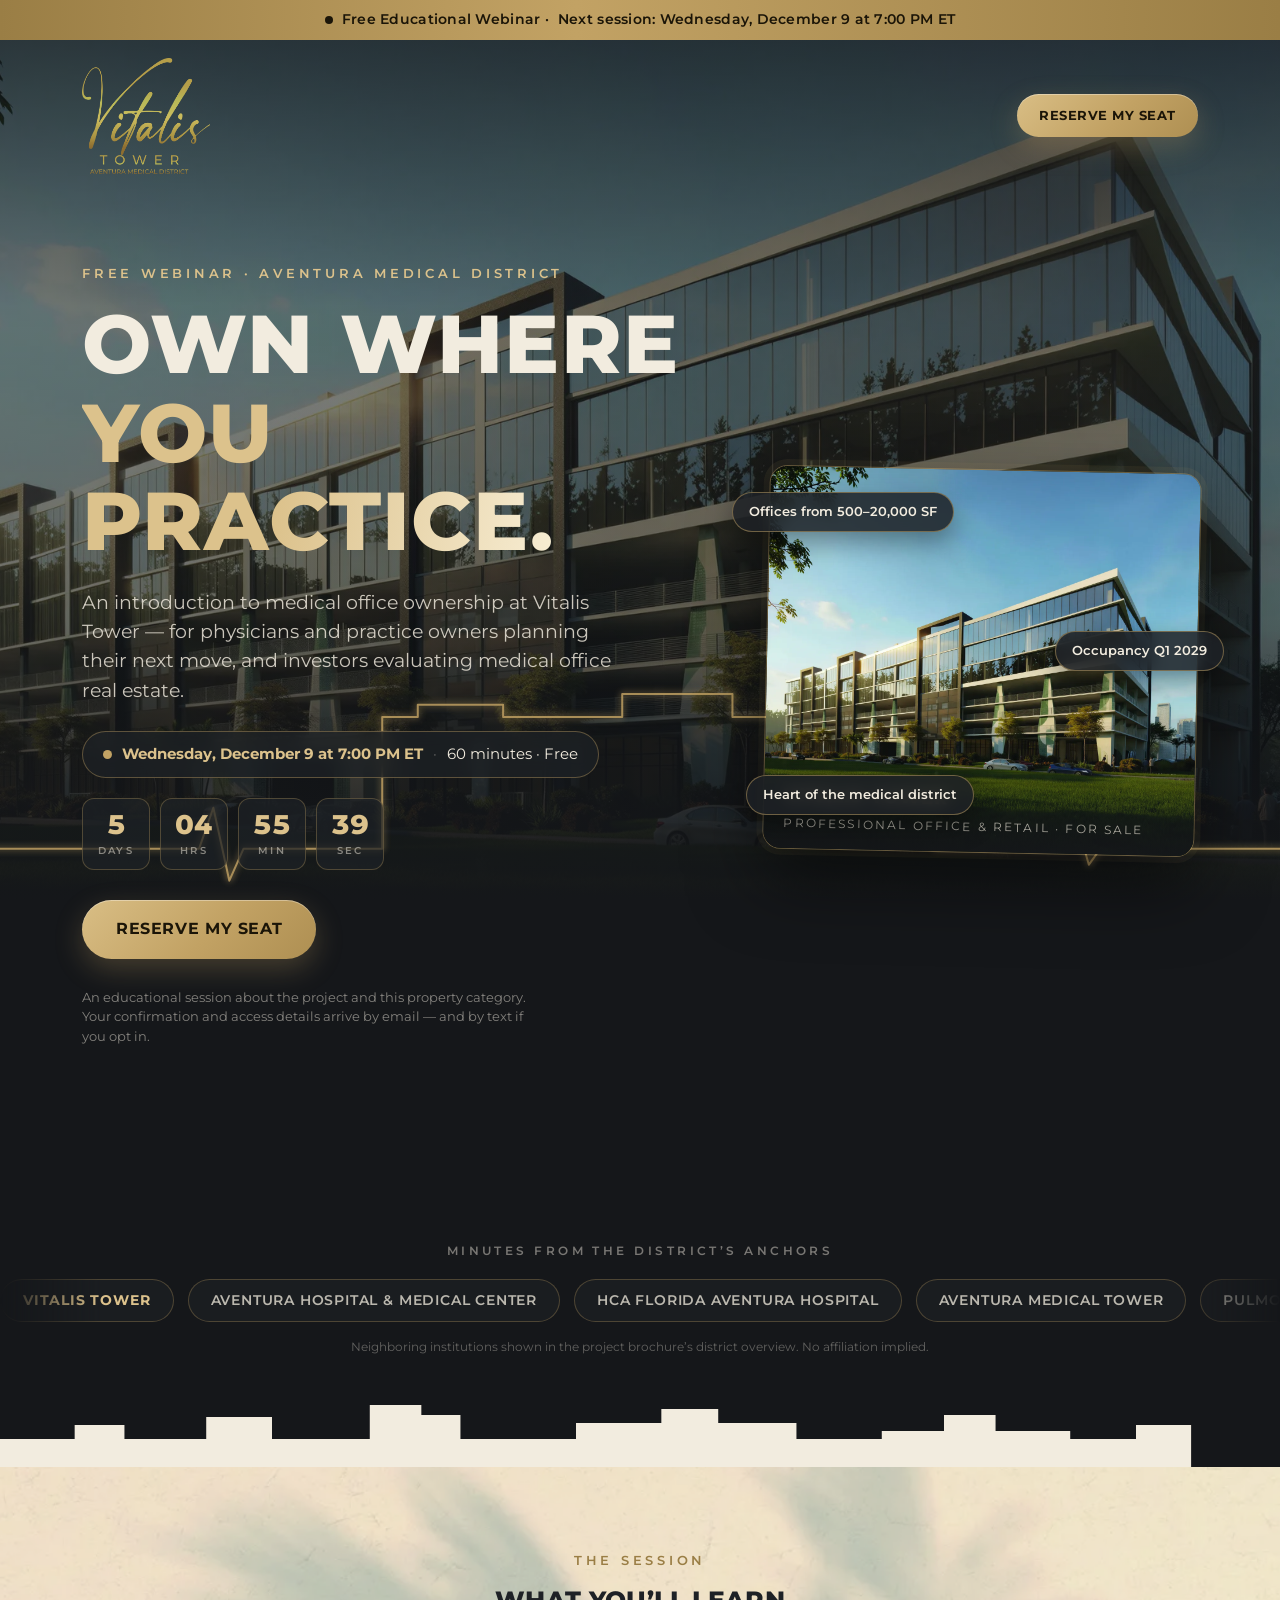
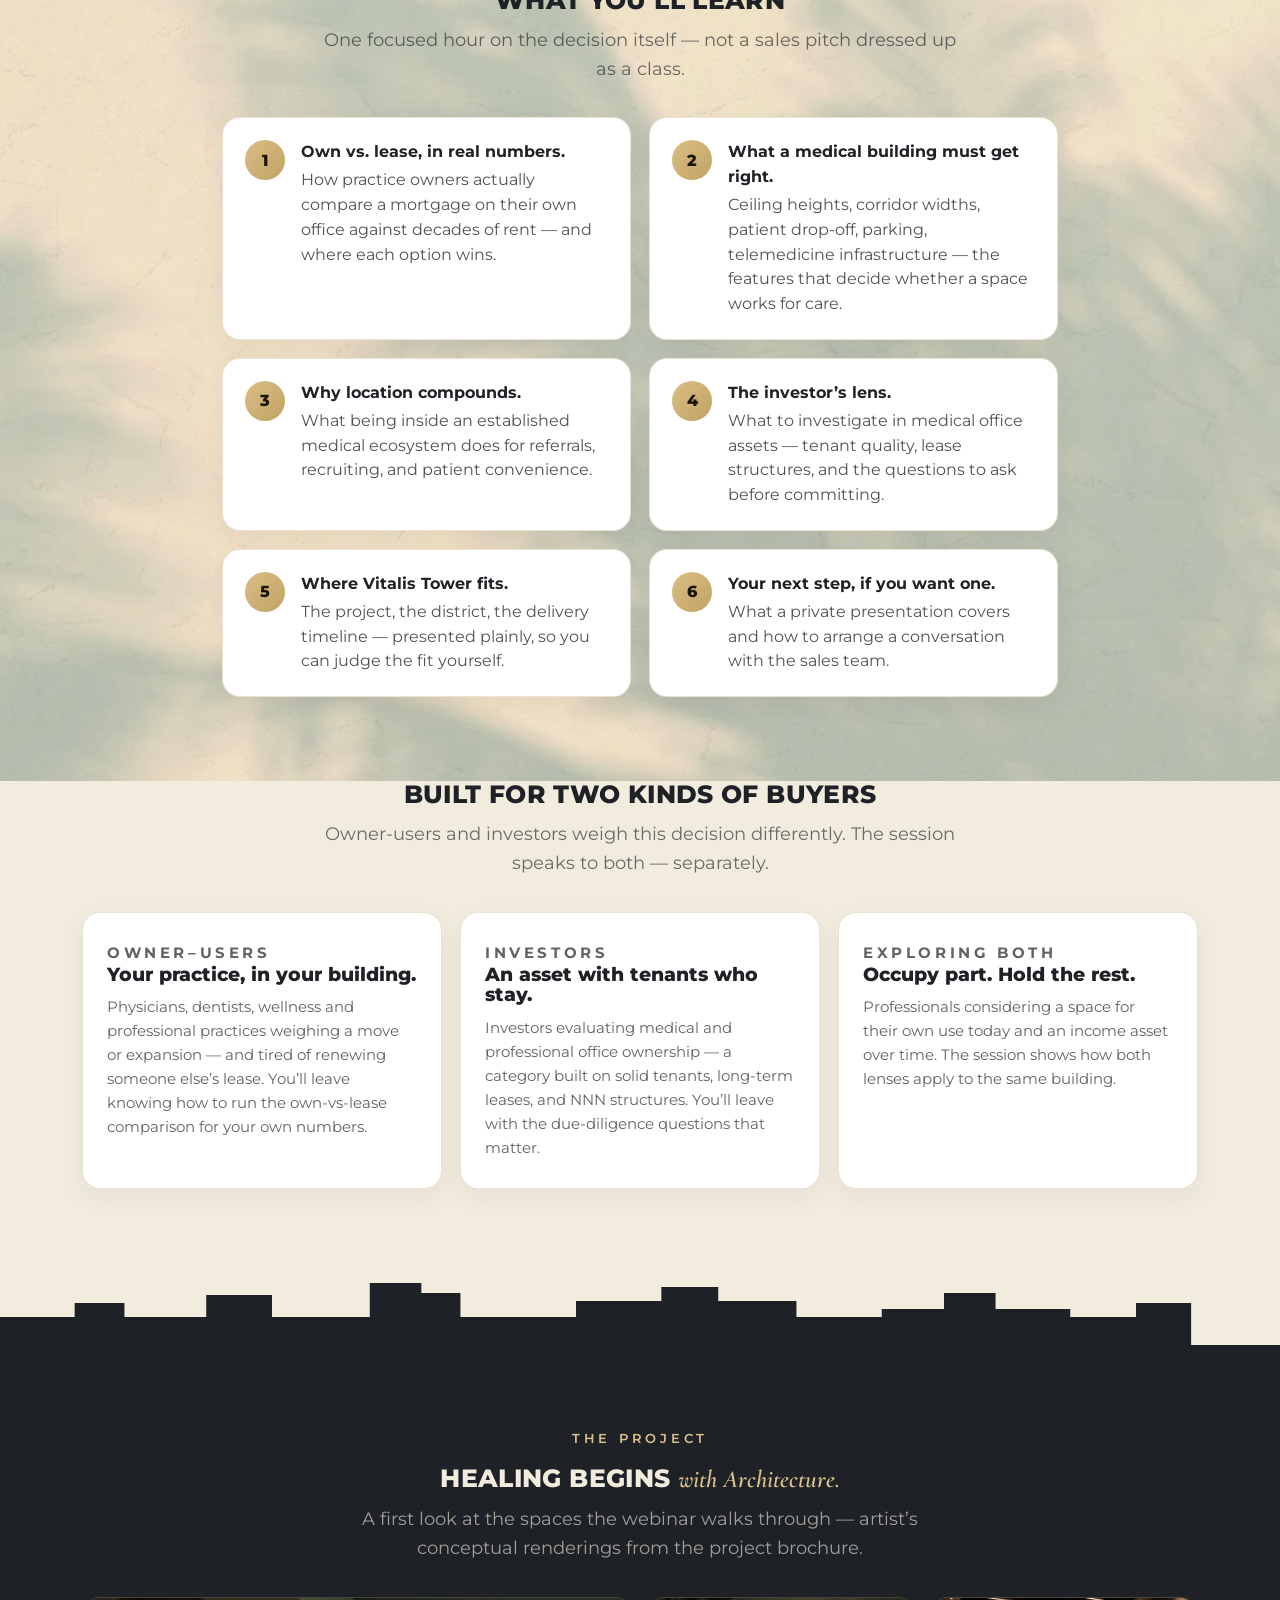
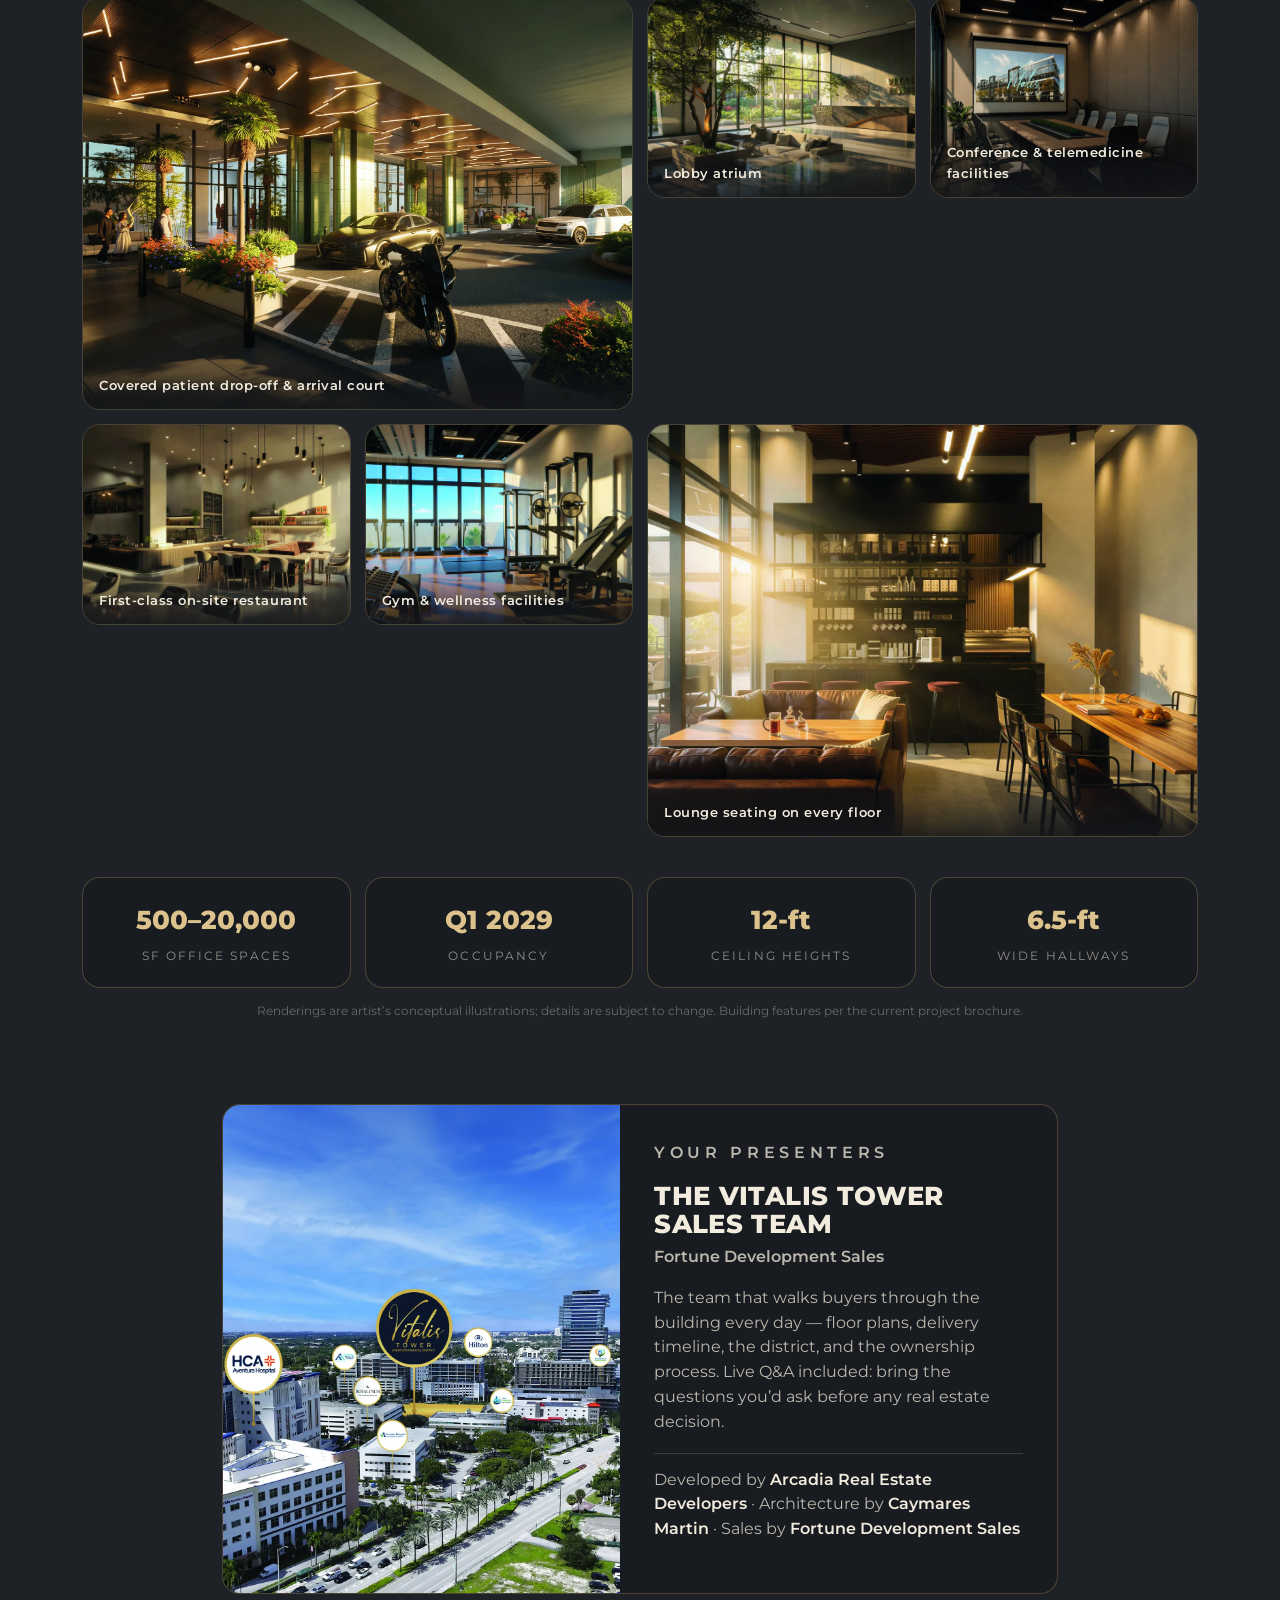
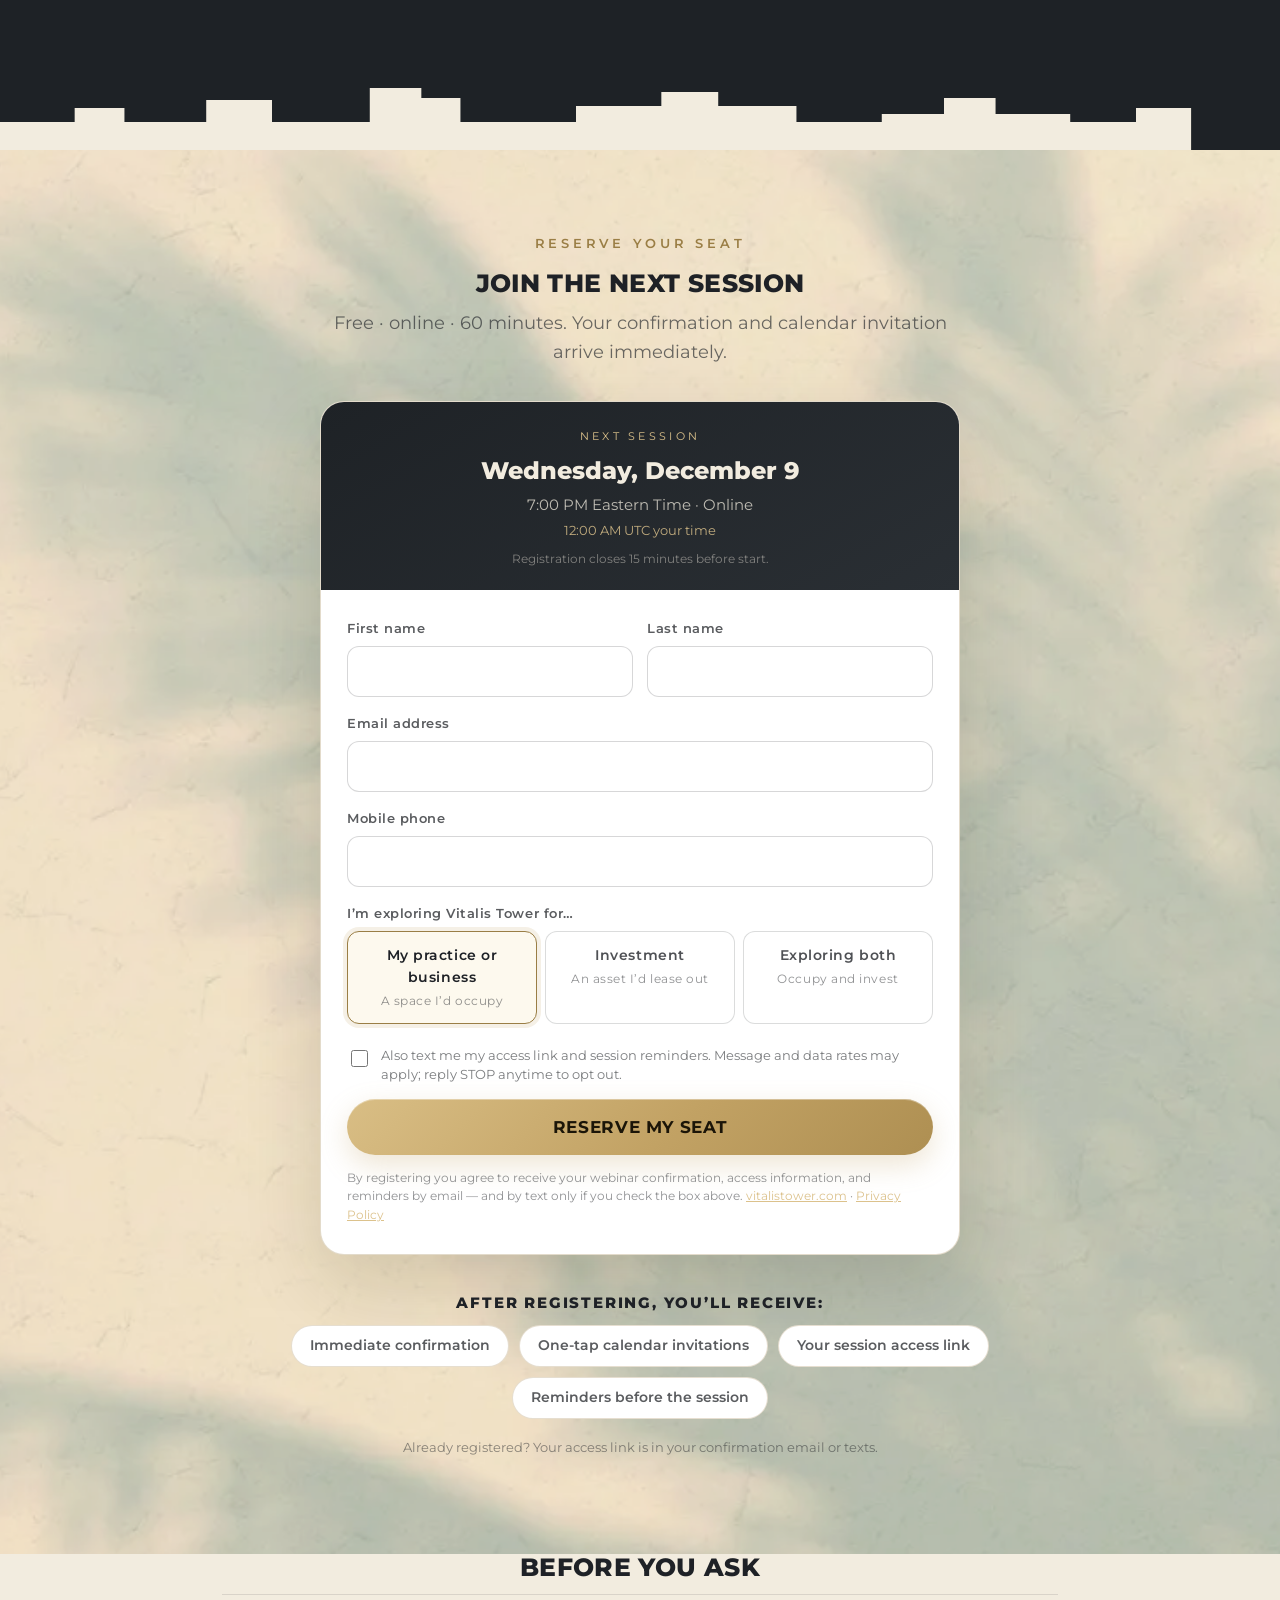
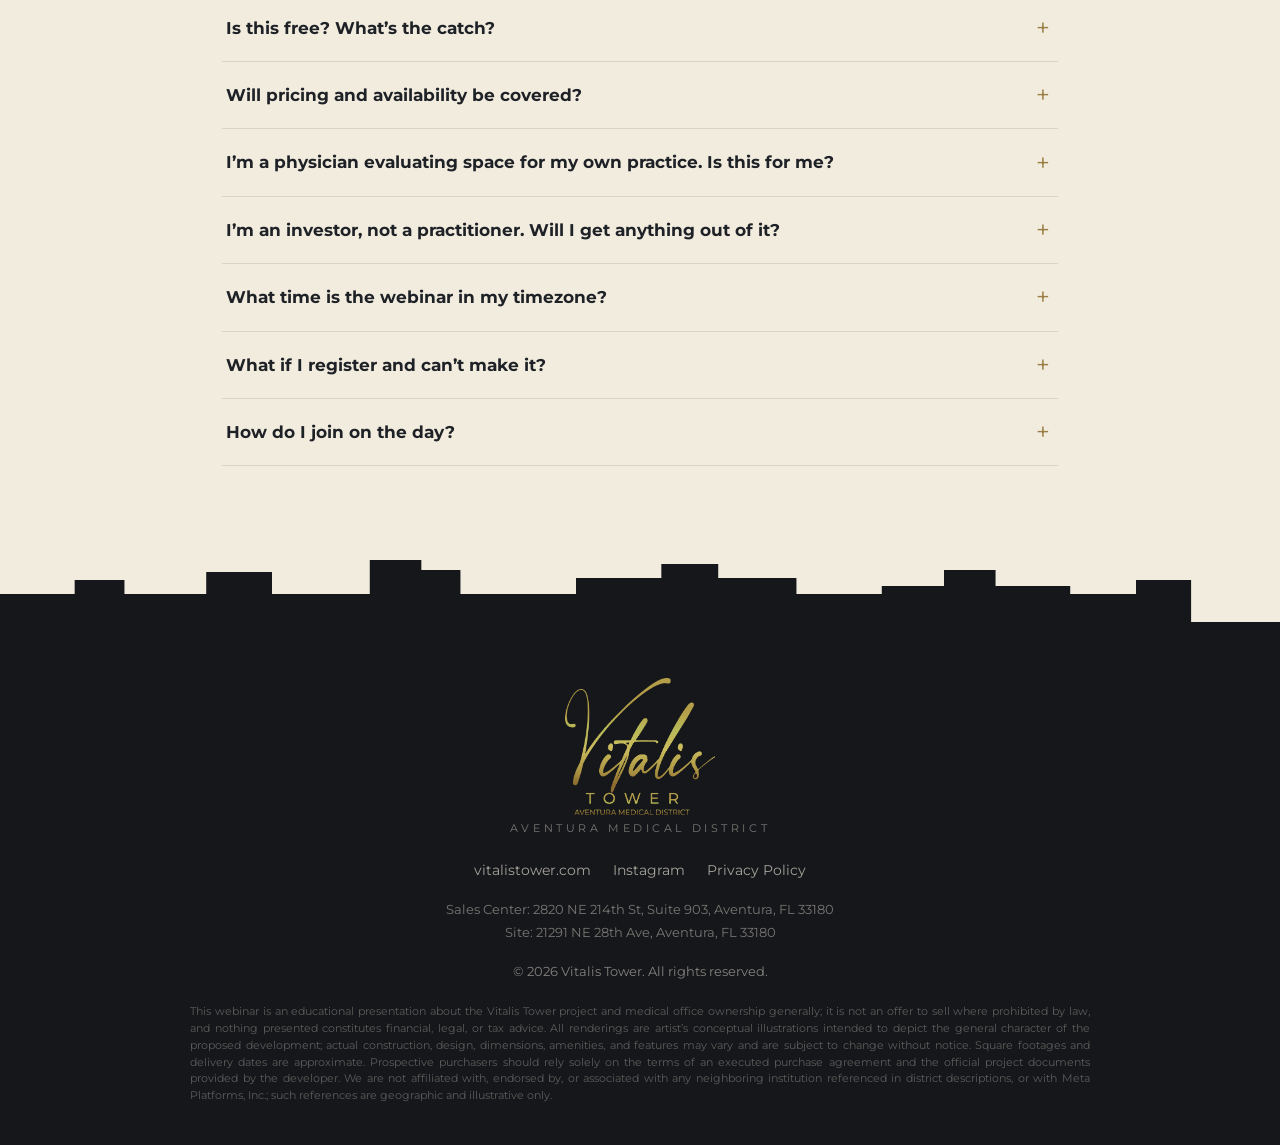
<file: index.html>
<!doctype html>
<html lang="en">
<head>
  <meta charset="utf-8">
  <meta name="viewport" content="width=device-width, initial-scale=1">
  <meta name="robots" content="noindex">
  <title>Vitalis Tower Webinar</title>
  <link rel="icon" type="image/png" href="/images/favicon.png">
  <!-- The funnel's front door is the registration page. -->
  <meta http-equiv="refresh" content="0; url=/webinar/">
  <script>location.replace('/webinar/' + location.search);</script>
</head>
<body style="margin:0;display:grid;place-items:center;min-height:100vh;background:#15171A;color:#F2ECDF;font-family:Montserrat,Arial,sans-serif">
  <p><a href="/webinar/" style="color:#DCC28C">Continue to the Vitalis Tower webinar &rarr;</a></p>
</body>
</html>
</file>
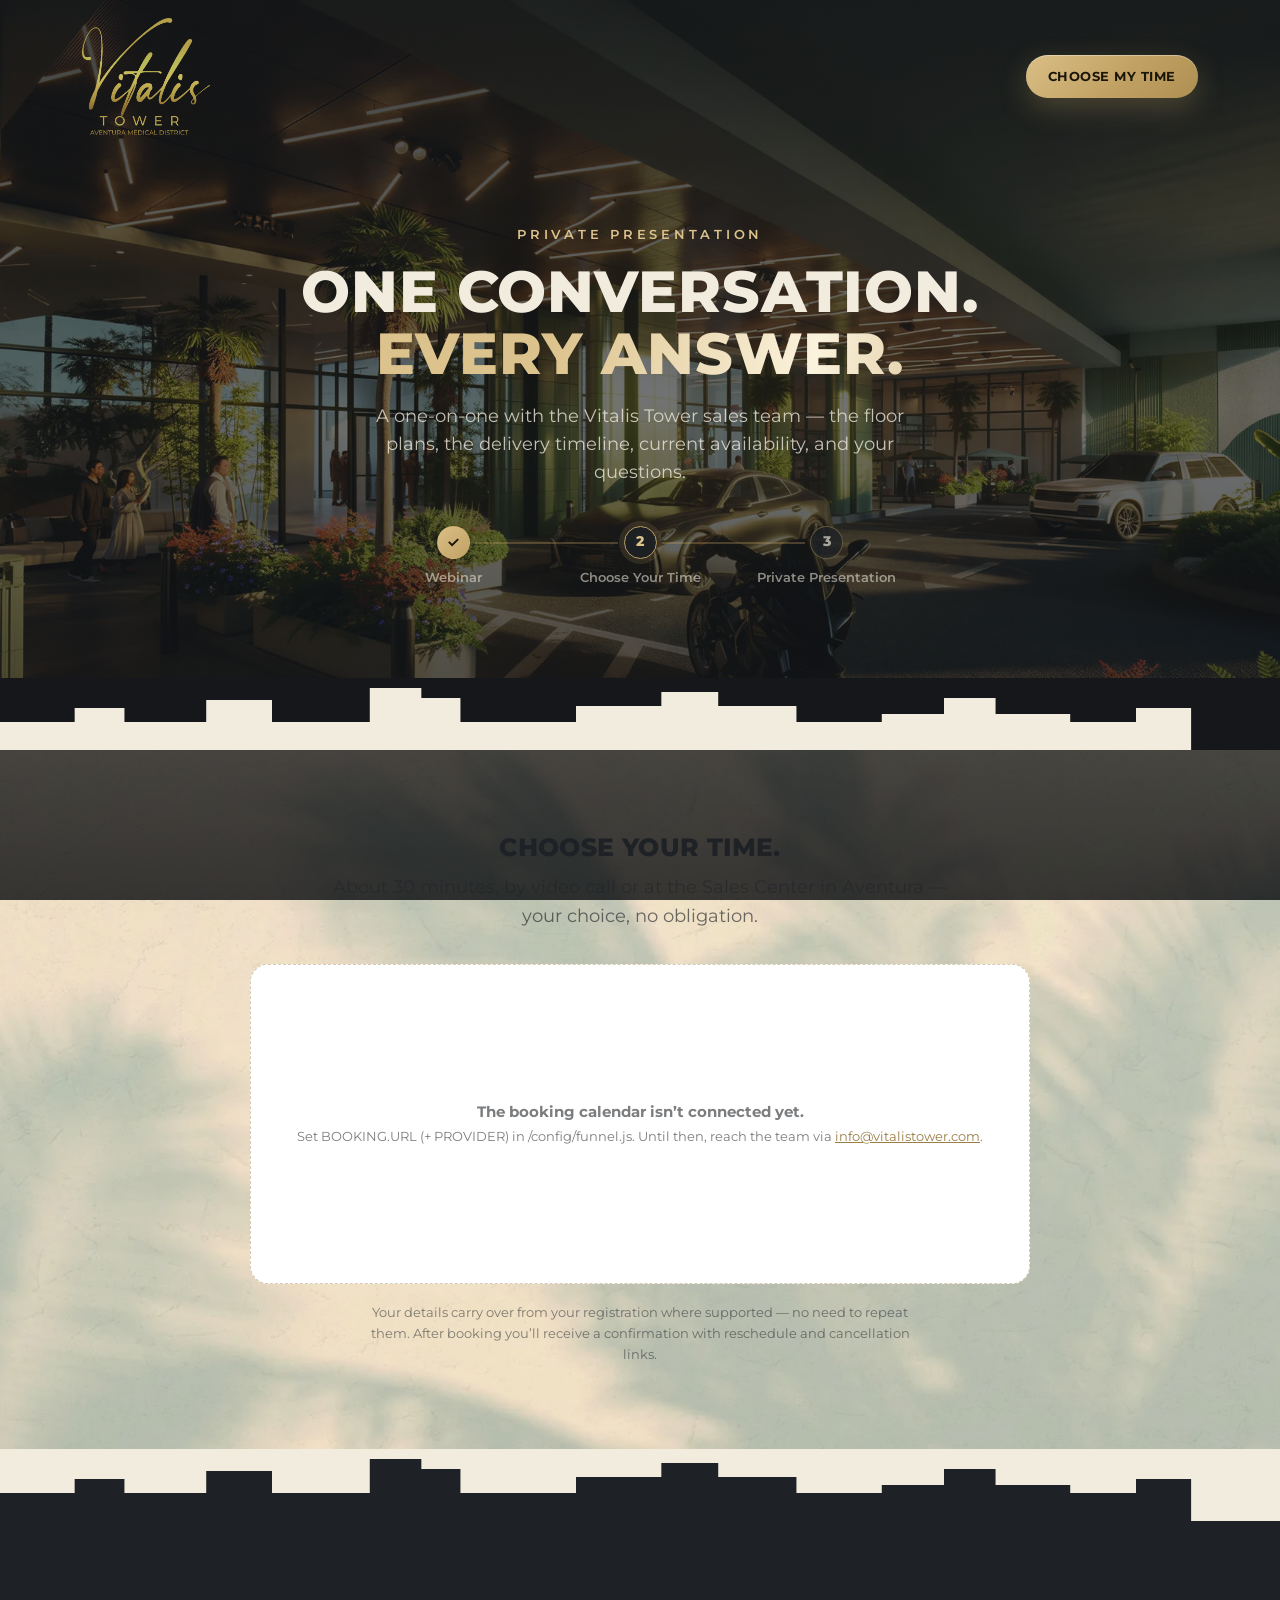
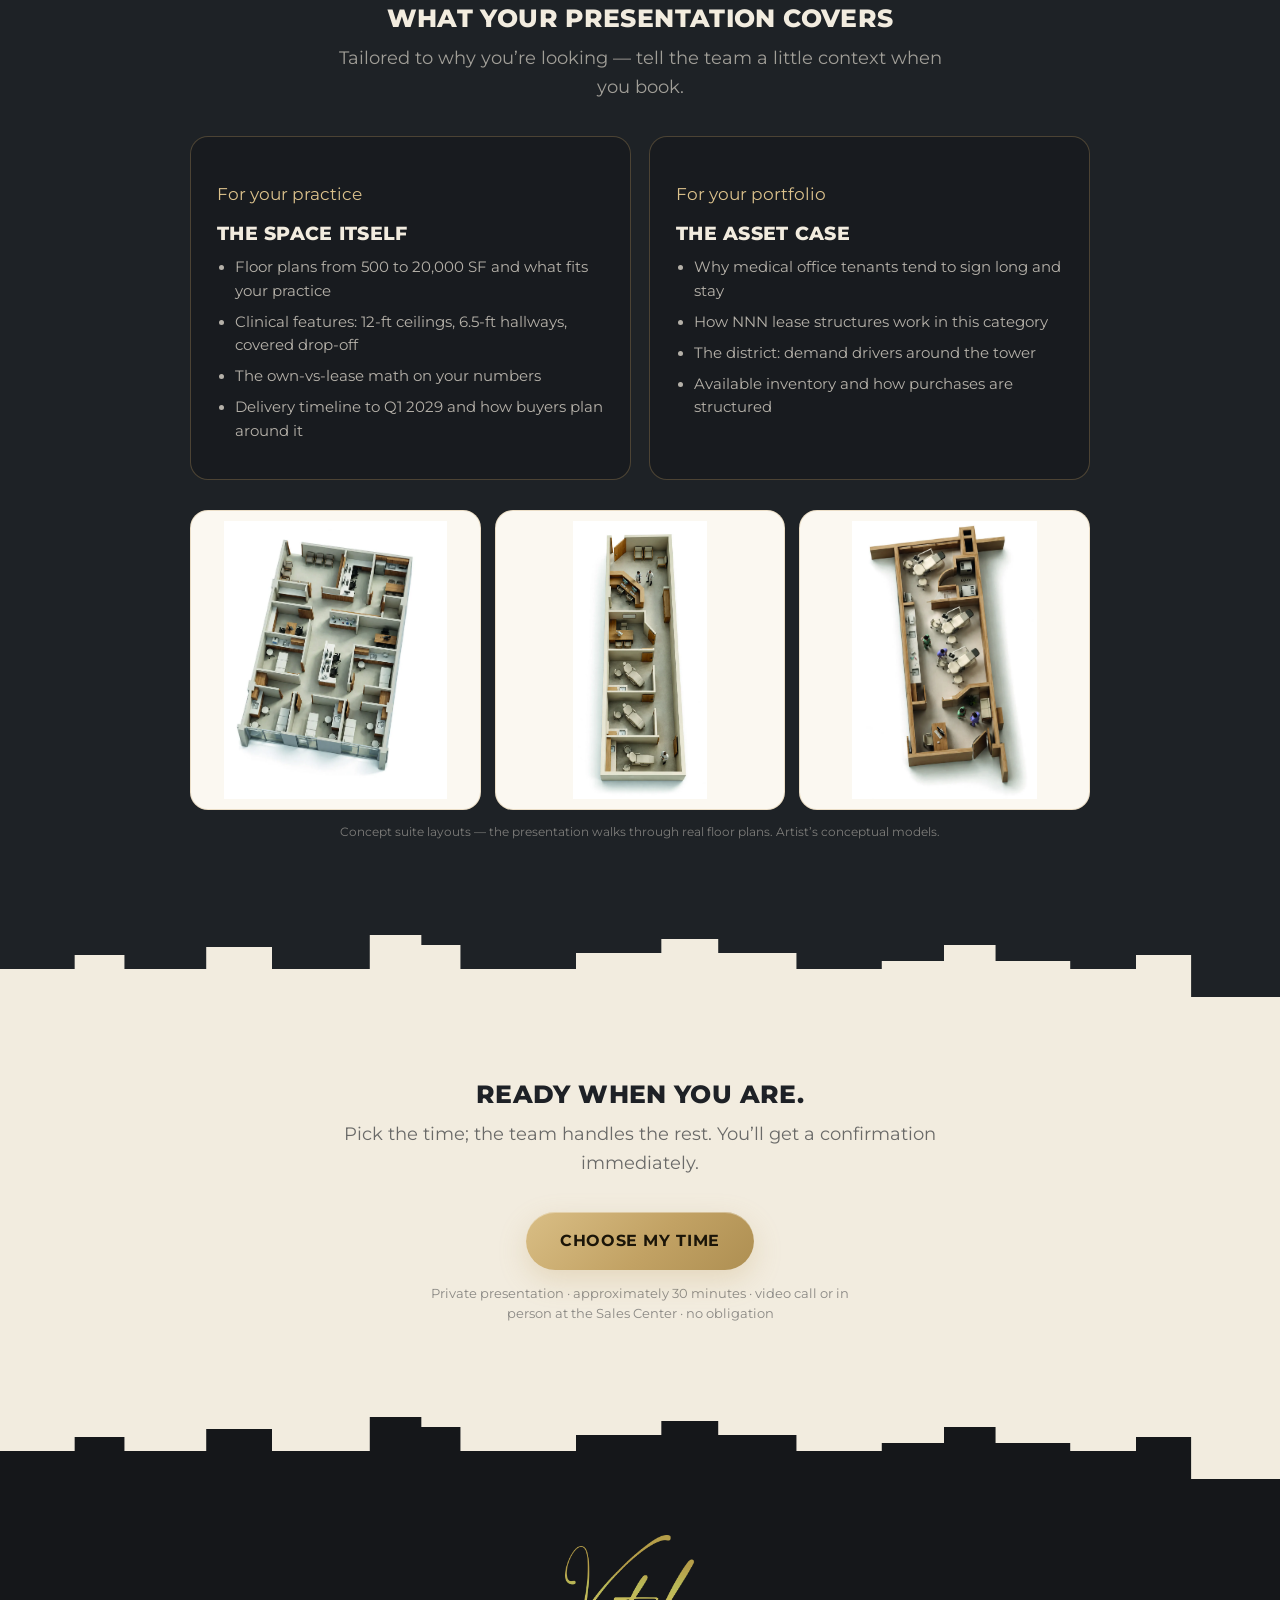
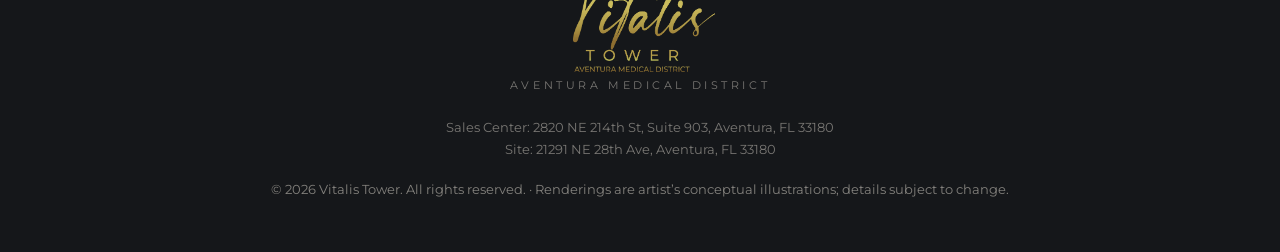
<file: consultation/index.html>
<!DOCTYPE html>
<html lang="en">
<head>
  <meta charset="utf-8">
  <meta name="viewport" content="width=device-width, initial-scale=1">
  <title>Schedule Your Private Presentation | Vitalis Tower</title>
  <meta name="description" content="Choose a time for your private Vitalis Tower presentation — floor plans, availability, and your questions, one-on-one with the sales team.">
  <meta name="robots" content="noindex">
  <link rel="canonical" href="https://vitalis.twelvecreative.io/consultation/">
  <link rel="icon" type="image/png" href="/images/favicon.png">
  <link rel="stylesheet" href="/css/brand.css">
  <link rel="stylesheet" href="/css/site.css">
  <link rel="stylesheet" href="/consultation/style.css?v=1">
</head>
<body>

  <!-- ============ Header ============ -->
  <header class="site-header">
    <div class="container header-inner">
      <a href="https://vitalistower.com" class="header-logo" aria-label="Vitalis Tower home">
        <img src="/images/brand/logo-gold.png" alt="Vitalis Tower" width="982" height="894">
      </a>
      <a href="#calendar" class="btn btn-small" data-cta="header">Choose My Time</a>
    </div>
  </header>

  <main id="top">

    <!-- ============ Progress hero ============ -->
    <section class="cs-hero theme-dark section-photo" aria-labelledby="hero-heading">
      <img class="section-bg" src="/images/renders/arrival.webp" alt="" style="object-position: 50% 60%" fetchpriority="high">
      <div class="section-veil veil-photo" aria-hidden="true"></div>
      <div class="container container-narrow cs-hero-inner">
        <p class="eyebrow" id="cs-eyebrow">Private Presentation</p>
        <h1 id="hero-heading">One Conversation. <span class="h1-shimmer">Every Answer.</span></h1>
        <p class="cs-lede" id="cs-lede">A one-on-one with the Vitalis Tower sales team &mdash; the floor plans, the delivery timeline, current availability, and your questions.</p>

        <ol class="progress" aria-label="Where you are in the process">
          <li class="p-done">
            <span class="p-dot" aria-hidden="true"><svg viewBox="0 0 16 16" fill="currentColor"><path d="M6.5 12.2 2.3 8l1.4-1.4 2.8 2.8 5.8-5.8L13.7 5z"/></svg></span>
            <span class="p-label">Webinar</span>
          </li>
          <li class="p-current" aria-current="step">
            <span class="p-dot" aria-hidden="true">2</span>
            <span class="p-label">Choose Your Time</span>
          </li>
          <li>
            <span class="p-dot" aria-hidden="true">3</span>
            <span class="p-label">Private Presentation</span>
          </li>
        </ol>
      </div>
    </section>

    <div class="seam seam-dark-cream" aria-hidden="true"></div>

    <!-- ============ Calendar ============ -->
    <section class="section theme-cream" id="calendar" aria-labelledby="calendar-heading">
      <div class="palm-drift" aria-hidden="true"></div>
      <div class="container container-narrow" style="position:relative;z-index:2">
        <h2 id="calendar-heading" tabindex="-1" style="text-align:center">Choose Your Time.</h2>
        <p class="section-lede" id="calendar-lede">About 30 minutes, by video call or at the Sales Center in Aventura &mdash; your choice, no obligation.</p>

        <div class="calendar-embed" id="calendar-embed" data-analytics="calendar">
          <div class="calendar-placeholder" id="calendar-placeholder">
            <span class="spinner" aria-hidden="true"></span>
            <p>Loading the calendar&hellip;</p>
          </div>
        </div>
        <p class="cs-note">Your details carry over from your registration where supported &mdash; no need to repeat them. After booking you&rsquo;ll receive a confirmation with reschedule and cancellation links.</p>
      </div>
    </section>

    <div class="seam seam-cream-panel" aria-hidden="true"></div>

    <!-- ============ What the presentation covers ============ -->
    <section class="section theme-panel" aria-labelledby="covers-heading">
      <div class="container">
        <h2 id="covers-heading" style="text-align:center">What Your Presentation Covers</h2>
        <p class="section-lede" id="covers-lede">Tailored to why you&rsquo;re looking &mdash; tell the team a little context when you book.</p>
        <div class="cs-covers" data-reveal-group>
          <article class="cs-cover-card" data-reveal id="cover-owner">
            <p class="fit-kicker" style="color:var(--v-gold-bright)">For your practice</p>
            <h3>The space itself</h3>
            <ul>
              <li>Floor plans from 500 to 20,000 SF and what fits your practice</li>
              <li>Clinical features: 12-ft ceilings, 6.5-ft hallways, covered drop-off</li>
              <li>The own-vs-lease math on your numbers</li>
              <li>Delivery timeline to Q1 2029 and how buyers plan around it</li>
            </ul>
          </article>
          <article class="cs-cover-card" data-reveal id="cover-investor">
            <p class="fit-kicker" style="color:var(--v-gold-bright)">For your portfolio</p>
            <h3>The asset case</h3>
            <ul>
              <li>Why medical office tenants tend to sign long and stay</li>
              <li>How NNN lease structures work in this category</li>
              <li>The district: demand drivers around the tower</li>
              <li>Available inventory and how purchases are structured</li>
            </ul>
          </article>
        </div>

        <figure class="cs-suites" data-reveal>
          <div class="cs-suites-row">
            <img src="/images/renders/suite-model-1.webp" alt="Suite layout model — artist's concept" loading="lazy">
            <img src="/images/renders/suite-model-2.webp" alt="Suite layout model — artist's concept" loading="lazy">
            <img src="/images/renders/suite-model-3.webp" alt="Suite layout model — artist's concept" loading="lazy">
          </div>
          <figcaption>Concept suite layouts &mdash; the presentation walks through real floor plans. Artist&rsquo;s conceptual models.</figcaption>
        </figure>
      </div>
    </section>

    <div class="seam seam-panel-cream" aria-hidden="true"></div>

    <!-- ============ Final CTA ============ -->
    <section class="section theme-cream" aria-labelledby="final-heading">
      <div class="container container-narrow" style="text-align:center">
        <h2 id="final-heading">Ready When You Are.</h2>
        <p class="section-lede">Pick the time; the team handles the rest. You&rsquo;ll get a confirmation immediately.</p>
        <a href="#calendar" class="btn btn-glow" data-cta="final">Choose My Time</a>
        <p class="disclosure disclosure-center" role="note">Private presentation &middot; approximately 30 minutes &middot; video call or in person at the Sales Center &middot; no obligation</p>
      </div>
    </section>

    <div class="seam seam-cream-dark" aria-hidden="true"></div>
  </main>

  <!-- ============ Footer ============ -->
  <footer class="site-footer theme-dark">
    <div class="container">
      <div class="footer-logo"><img src="/images/brand/logo-gold.png" alt="Vitalis Tower" width="982" height="894" loading="lazy"></div>
      <p class="footer-district">Aventura Medical District</p>
      <p class="footer-addresses">
        Sales Center: 2820 NE 214th St, Suite 903, Aventura, FL 33180<br>
        Site: 21291 NE 28th Ave, Aventura, FL 33180
      </p>
      <p class="copyright">&copy; <span id="year"></span> Vitalis Tower. All rights reserved. &middot; Renderings are artist&rsquo;s conceptual illustrations; details subject to change.</p>
    </div>
  </footer>

  <script src="/config/funnel.js"></script>
  <script src="/js/attribution.js" defer></script>
  <script src="/js/core.js" defer></script>
  <script src="/consultation/app.js?v=1" defer></script>
</body>
</html>
</file>
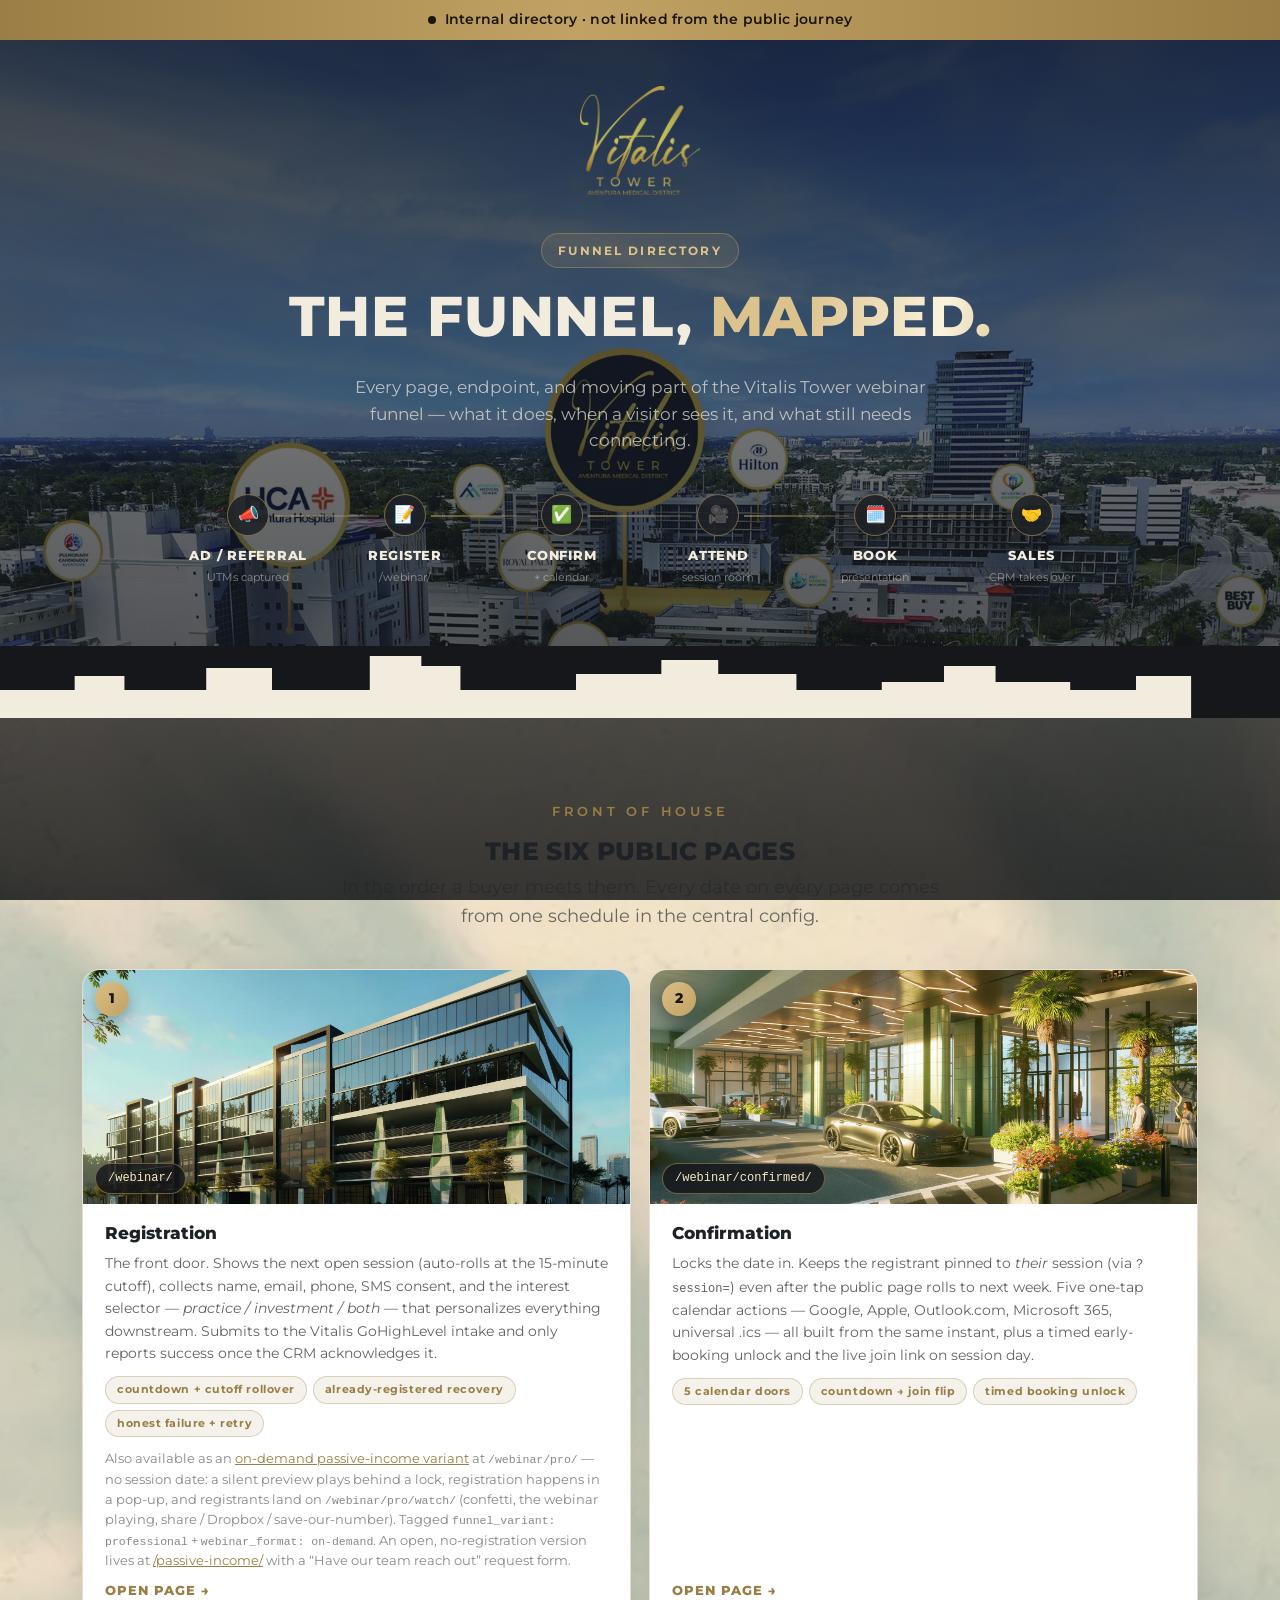
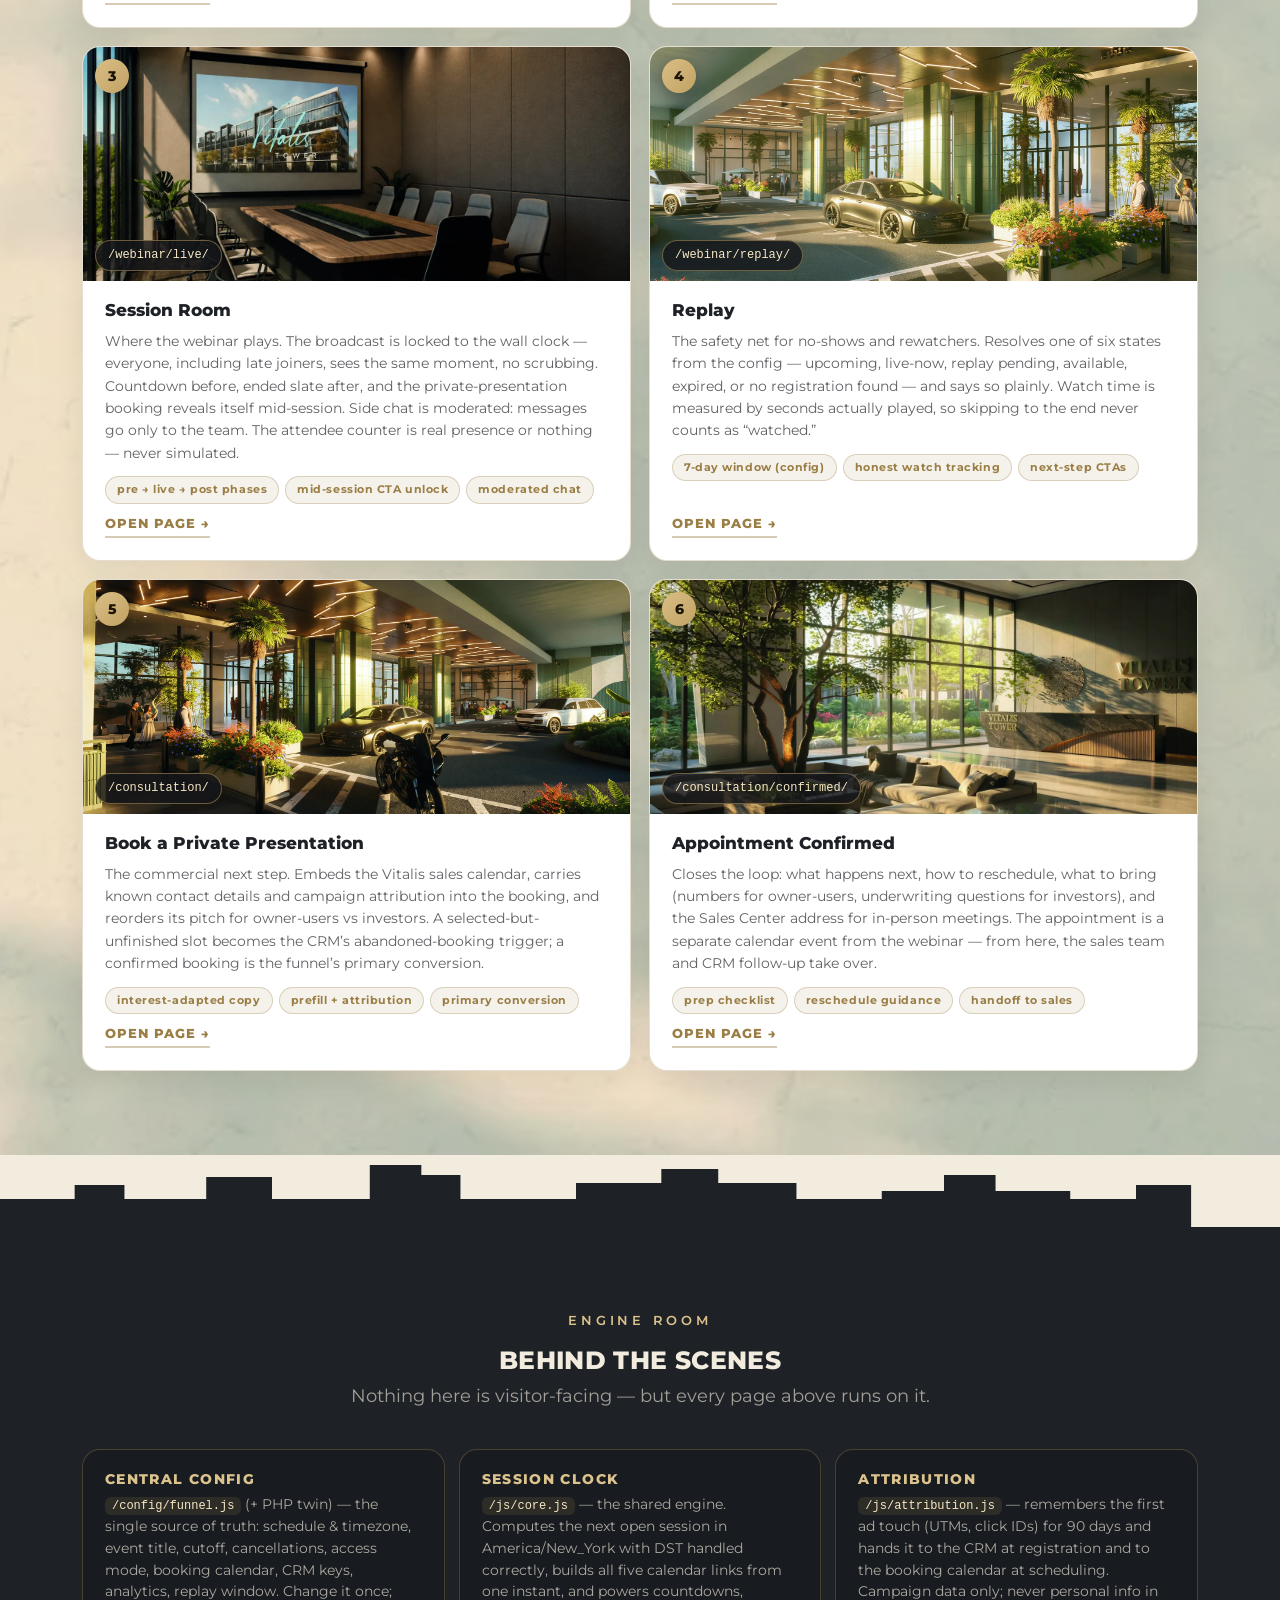
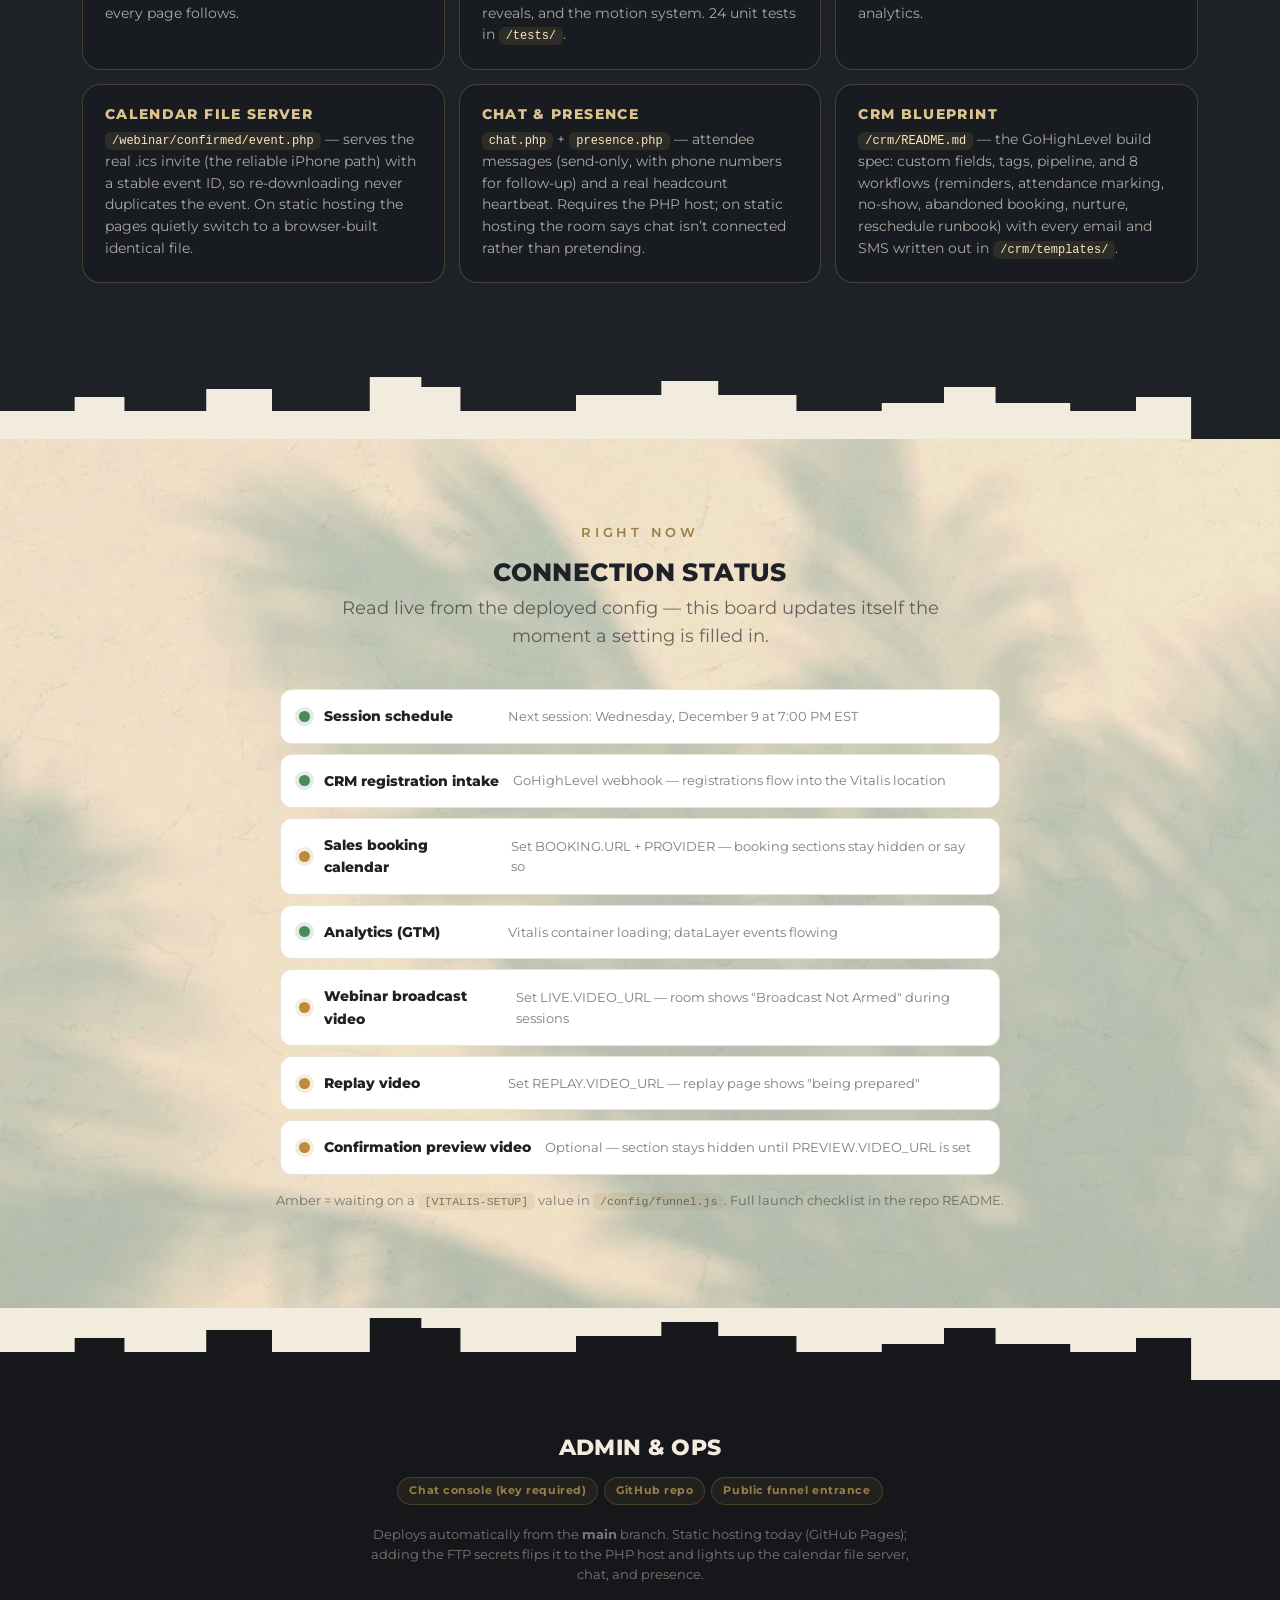
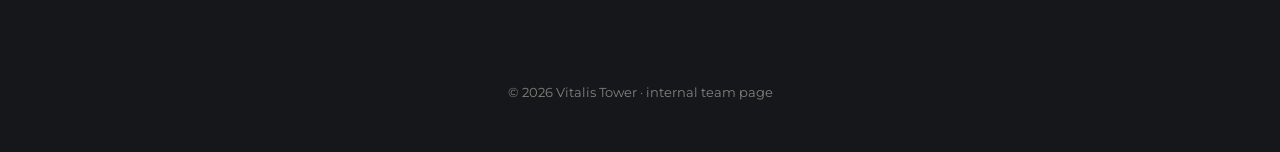
<file: directory/index.html>
<!doctype html>
<html lang="en">
<head>
  <meta charset="utf-8">
  <meta name="viewport" content="width=device-width, initial-scale=1">
  <meta name="robots" content="noindex, nofollow">
  <title>Funnel Directory | Vitalis Tower</title>
  <link rel="icon" type="image/png" href="/images/favicon.png">
  <link rel="stylesheet" href="/css/brand.css">
  <link rel="stylesheet" href="/css/site.css">
  <style>
    /* ---------- Directory page ---------- */
    .dir-hero { padding: 46px 0 60px; text-align: center; }
    .dir-hero .header-logo img { width: 120px; margin: 0 auto 26px; }
    .dir-hero h1 { font-size: clamp(34px, 5vw, 56px); }
    .dir-lede { max-width: 620px; margin: 0 auto; color: rgba(242,236,223,.7); font-size: 16.5px; }
    .dir-chip {
      display: inline-flex; gap: 8px; align-items: center; margin-bottom: 18px;
      padding: 7px 16px; border-radius: 999px; font-size: 12px; font-weight: 700;
      letter-spacing: .18em; text-transform: uppercase; color: var(--v-gold-bright);
      background: rgba(194,162,100,.12); border: 1px solid rgba(194,162,100,.4);
    }

    /* Journey rail */
    .journey { max-width: 940px; margin: 40px auto 0; }
    .journey-rail {
      display: flex; align-items: stretch; justify-content: center; gap: 0;
      flex-wrap: wrap;
    }
    .j-step {
      flex: 1 1 130px; max-width: 160px; position: relative; padding: 0 8px;
      display: flex; flex-direction: column; align-items: center; text-align: center;
      text-decoration: none;
    }
    .j-step:not(:last-child)::after {
      content: ''; position: absolute; top: 21px; left: calc(50% + 26px);
      right: calc(-50% + 26px); height: 2px;
      background: linear-gradient(90deg, rgba(194,162,100,.55), rgba(194,162,100,.2));
    }
    .j-dot {
      width: 42px; height: 42px; display: grid; place-items: center; border-radius: 50%;
      background: rgba(30,34,38,.9); border: 1.5px solid rgba(194,162,100,.55);
      font-size: 17px; margin-bottom: 10px; transition: transform .18s ease;
    }
    .j-step:hover .j-dot { transform: translateY(-3px); border-color: var(--v-gold-bright); }
    .j-name { font-weight: 800; font-size: 12.5px; letter-spacing: .06em; text-transform: uppercase; color: var(--v-cream); }
    .j-sub { font-size: 11px; color: rgba(242,236,223,.5); margin-top: 3px; }
    @media (max-width: 900px) {
      .j-step:not(:last-child)::after { display: none; }
      .journey-rail { gap: 14px; }
    }

    /* Section headers */
    .dir-h { text-align: center; margin-bottom: 8px; }
    .dir-h + .section-lede { margin-bottom: 38px; }

    /* Page cards */
    .dir-grid { display: grid; grid-template-columns: 1fr 1fr; gap: 18px; }
    @media (max-width: 860px) { .dir-grid { grid-template-columns: 1fr; } }
    .dir-card {
      position: relative; border-radius: var(--radius); overflow: hidden;
      background: #fff; border: 1px solid rgba(154,126,69,.25);
      box-shadow: 0 10px 30px rgba(30,25,10,.08);
      display: flex; flex-direction: column;
    }
    .dir-card-img { position: relative; aspect-ratio: 21 / 9; overflow: hidden; }
    .dir-card-img img { width: 100%; height: 100%; object-fit: cover; transition: transform .7s cubic-bezier(.2,.7,.3,1); }
    .dir-card:hover .dir-card-img img { transform: scale(1.05); }
    .dir-num {
      position: absolute; top: 12px; left: 12px; z-index: 2;
      width: 34px; height: 34px; display: grid; place-items: center; border-radius: 50%;
      font-weight: 800; font-size: 14px; color: #1B1508;
      background: linear-gradient(135deg, #D9BE85, #C2A264);
      box-shadow: 0 6px 16px rgba(0,0,0,.3);
    }
    .dir-route {
      position: absolute; bottom: 10px; left: 12px; z-index: 2;
      font-family: ui-monospace, SFMono-Regular, Menlo, monospace; font-size: 12px;
      color: #F6E7C4; background: rgba(21,23,26,.82); padding: 5px 12px; border-radius: 999px;
      border: 1px solid rgba(194,162,100,.5);
    }
    .dir-card-body { padding: 20px 22px 22px; display: flex; flex-direction: column; gap: 10px; flex: 1; }
    .dir-card-body h3 { font-size: 17px; margin: 0; text-transform: none; letter-spacing: 0; color: #1E2126; }
    .dir-card-body p { margin: 0; font-size: 14px; color: rgba(35,38,42,.72); }
    .dir-states { display: flex; flex-wrap: wrap; gap: 6px; margin-top: 2px; }
    .dir-state {
      font-size: 11px; font-weight: 700; letter-spacing: .05em; padding: 4px 11px;
      border-radius: 999px; background: rgba(154,126,69,.1); border: 1px solid rgba(154,126,69,.3);
      color: var(--v-gold-deep);
    }
    .dir-open {
      margin-top: auto; align-self: flex-start;
      font-weight: 800; font-size: 12.5px; letter-spacing: .08em; text-transform: uppercase;
      color: var(--v-gold-deep); text-decoration: none;
      border-bottom: 2px solid rgba(154,126,69,.4); padding-bottom: 2px;
    }
    .dir-open:hover { color: #1E2126; border-color: #1E2126; }

    /* Engine list */
    .eng-list { display: grid; grid-template-columns: 1fr 1fr 1fr; gap: 14px; }
    @media (max-width: 900px) { .eng-list { grid-template-columns: 1fr; } }
    .eng-card {
      padding: 22px; border-radius: var(--radius);
      background: rgba(21,23,26,.55); border: 1px solid rgba(194,162,100,.28);
    }
    .eng-card h3 { font-size: 13.5px; letter-spacing: .1em; margin: 0 0 8px; color: var(--v-gold-bright); }
    .eng-card code {
      font-family: ui-monospace, SFMono-Regular, Menlo, monospace; font-size: 12px;
      color: #F6E7C4; background: rgba(194,162,100,.12); padding: 2px 7px; border-radius: 6px;
    }
    .eng-card p { margin: 8px 0 0; font-size: 13.5px; color: rgba(242,236,223,.68); }

    /* Live status board */
    .status-board { max-width: 720px; margin: 0 auto; }
    .status-row {
      display: flex; align-items: center; gap: 14px; padding: 15px 18px;
      background: #fff; border: 1px solid rgba(154,126,69,.22); border-radius: var(--radius-sm);
      margin-bottom: 10px;
    }
    .st-dot { width: 11px; height: 11px; border-radius: 50%; flex: 0 0 auto; }
    .st-on { background: #4C8A57; box-shadow: 0 0 0 4px rgba(76,138,87,.16); }
    .st-off { background: #C08A3E; box-shadow: 0 0 0 4px rgba(192,138,62,.16); }
    .status-row .st-name { font-weight: 800; font-size: 14px; color: #1E2126; min-width: 170px; }
    .status-row .st-note { font-size: 13px; color: rgba(35,38,42,.6); }
    .status-foot { text-align: center; font-size: 12.5px; color: rgba(35,38,42,.55); margin-top: 16px; }
    .status-foot code { font-family: ui-monospace, Menlo, monospace; font-size: 11.5px; background: rgba(154,126,69,.12); padding: 2px 7px; border-radius: 6px; }
  </style>
</head>
<body>

  <div class="announce" role="note">
    <span class="announce-dot" aria-hidden="true"></span>
    Internal directory &middot; not linked from the public journey
  </div>

  <main>
    <!-- ============ Hero ============ -->
    <section class="dir-hero theme-dark section-photo">
      <img class="section-bg" src="/images/renders/district-aerial.webp" alt="" style="object-position:50% 30%">
      <div class="section-veil veil-photo" aria-hidden="true"></div>
      <div class="container" style="position:relative;z-index:2">
        <a class="header-logo" href="/webinar/" aria-label="Vitalis Tower webinar">
          <img src="/images/brand/logo-gold.png" alt="Vitalis Tower" width="982" height="894">
        </a>
        <p class="dir-chip">Funnel Directory</p>
        <h1>The Funnel, <span class="h1-shimmer">Mapped.</span></h1>
        <p class="dir-lede">Every page, endpoint, and moving part of the Vitalis Tower webinar funnel &mdash; what it does, when a visitor sees it, and what still needs connecting.</p>

        <!-- Journey rail -->
        <nav class="journey" aria-label="The visitor journey">
          <div class="journey-rail">
            <a class="j-step" href="#p1"><span class="j-dot">📣</span><span class="j-name">Ad / Referral</span><span class="j-sub">UTMs captured</span></a>
            <a class="j-step" href="#p1"><span class="j-dot">📝</span><span class="j-name">Register</span><span class="j-sub">/webinar/</span></a>
            <a class="j-step" href="#p2"><span class="j-dot">✅</span><span class="j-name">Confirm</span><span class="j-sub">+ calendar</span></a>
            <a class="j-step" href="#p3"><span class="j-dot">🎥</span><span class="j-name">Attend</span><span class="j-sub">session room</span></a>
            <a class="j-step" href="#p5"><span class="j-dot">🗓️</span><span class="j-name">Book</span><span class="j-sub">presentation</span></a>
            <a class="j-step" href="#p6"><span class="j-dot">🤝</span><span class="j-name">Sales</span><span class="j-sub">CRM takes over</span></a>
          </div>
        </nav>
      </div>
    </section>

    <div class="seam seam-dark-cream" aria-hidden="true"></div>

    <!-- ============ The public pages ============ -->
    <section class="section theme-cream">
      <div class="palm-drift" aria-hidden="true"></div>
      <div class="container" style="position:relative;z-index:2">
        <p class="eyebrow" style="text-align:center">Front of House</p>
        <h2 class="dir-h">The Six Public Pages</h2>
        <p class="section-lede">In the order a buyer meets them. Every date on every page comes from one schedule in the central config.</p>

        <div class="dir-grid">
          <article class="dir-card" id="p1">
            <div class="dir-card-img">
              <span class="dir-num">1</span>
              <img src="/images/renders/exterior-hero.webp" alt="" loading="lazy">
              <span class="dir-route">/webinar/</span>
            </div>
            <div class="dir-card-body">
              <h3>Registration</h3>
              <p>The front door. Shows the next open session (auto-rolls at the 15-minute cutoff), collects name, email, phone, SMS consent, and the interest selector &mdash; <em>practice / investment / both</em> &mdash; that personalizes everything downstream. Submits to the Vitalis GoHighLevel intake and only reports success once the CRM acknowledges it.</p>
              <div class="dir-states">
                <span class="dir-state">countdown + cutoff rollover</span>
                <span class="dir-state">already-registered recovery</span>
                <span class="dir-state">honest failure + retry</span>
              </div>
              <p style="font-size:12.5px;color:rgba(35,38,42,.55);margin:2px 0 0">Also available as an <a href="/webinar/pro/" style="color:var(--v-gold-deep)">on-demand passive-income variant</a> at <code style="font-family:ui-monospace,Menlo,monospace;font-size:11.5px">/webinar/pro/</code> &mdash; no session date: a silent preview plays behind a lock, registration happens in a pop-up, and registrants land on <code style="font-family:ui-monospace,Menlo,monospace;font-size:11.5px">/webinar/pro/watch/</code> (confetti, the webinar playing, share / Dropbox / save-our-number). Tagged <code style="font-family:ui-monospace,Menlo,monospace;font-size:11.5px">funnel_variant: professional</code> + <code style="font-family:ui-monospace,Menlo,monospace;font-size:11.5px">webinar_format: on-demand</code>. An open, no-registration version lives at <a href="/passive-income/" style="color:var(--v-gold-deep)">/passive-income/</a> with a &ldquo;Have our team reach out&rdquo; request form.</p>
              <a class="dir-open" href="/webinar/">Open page →</a>
            </div>
          </article>

          <article class="dir-card" id="p2">
            <div class="dir-card-img">
              <span class="dir-num">2</span>
              <img src="/images/renders/dropoff.webp" alt="" loading="lazy">
              <span class="dir-route">/webinar/confirmed/</span>
            </div>
            <div class="dir-card-body">
              <h3>Confirmation</h3>
              <p>Locks the date in. Keeps the registrant pinned to <em>their</em> session (via <code style="font-size:12px">?session=</code>) even after the public page rolls to next week. Five one-tap calendar actions &mdash; Google, Apple, Outlook.com, Microsoft&nbsp;365, universal .ics &mdash; all built from the same instant, plus a timed early-booking unlock and the live join link on session day.</p>
              <div class="dir-states">
                <span class="dir-state">5 calendar doors</span>
                <span class="dir-state">countdown → join flip</span>
                <span class="dir-state">timed booking unlock</span>
              </div>
              <a class="dir-open" href="/webinar/confirmed/">Open page →</a>
            </div>
          </article>

          <article class="dir-card" id="p3">
            <div class="dir-card-img">
              <span class="dir-num">3</span>
              <img src="/images/renders/conference.webp" alt="" loading="lazy">
              <span class="dir-route">/webinar/live/</span>
            </div>
            <div class="dir-card-body">
              <h3>Session Room</h3>
              <p>Where the webinar plays. The broadcast is locked to the wall clock &mdash; everyone, including late joiners, sees the same moment, no scrubbing. Countdown before, ended slate after, and the private-presentation booking reveals itself mid-session. Side chat is moderated: messages go only to the team. The attendee counter is real presence or nothing &mdash; never simulated.</p>
              <div class="dir-states">
                <span class="dir-state">pre → live → post phases</span>
                <span class="dir-state">mid-session CTA unlock</span>
                <span class="dir-state">moderated chat</span>
              </div>
              <a class="dir-open" href="/webinar/live/">Open page →</a>
            </div>
          </article>

          <article class="dir-card" id="p4">
            <div class="dir-card-img">
              <span class="dir-num">4</span>
              <img src="/images/renders/exterior-lawn.webp" alt="" loading="lazy">
              <span class="dir-route">/webinar/replay/</span>
            </div>
            <div class="dir-card-body">
              <h3>Replay</h3>
              <p>The safety net for no-shows and rewatchers. Resolves one of six states from the config &mdash; upcoming, live-now, replay pending, available, expired, or no registration found &mdash; and says so plainly. Watch time is measured by seconds actually played, so skipping to the end never counts as &ldquo;watched.&rdquo;</p>
              <div class="dir-states">
                <span class="dir-state">7-day window (config)</span>
                <span class="dir-state">honest watch tracking</span>
                <span class="dir-state">next-step CTAs</span>
              </div>
              <a class="dir-open" href="/webinar/replay/">Open page →</a>
            </div>
          </article>

          <article class="dir-card" id="p5">
            <div class="dir-card-img">
              <span class="dir-num">5</span>
              <img src="/images/renders/arrival.webp" alt="" loading="lazy">
              <span class="dir-route">/consultation/</span>
            </div>
            <div class="dir-card-body">
              <h3>Book a Private Presentation</h3>
              <p>The commercial next step. Embeds the Vitalis sales calendar, carries known contact details and campaign attribution into the booking, and reorders its pitch for owner-users vs investors. A selected-but-unfinished slot becomes the CRM&rsquo;s abandoned-booking trigger; a confirmed booking is the funnel&rsquo;s primary conversion.</p>
              <div class="dir-states">
                <span class="dir-state">interest-adapted copy</span>
                <span class="dir-state">prefill + attribution</span>
                <span class="dir-state">primary conversion</span>
              </div>
              <a class="dir-open" href="/consultation/">Open page →</a>
            </div>
          </article>

          <article class="dir-card" id="p6">
            <div class="dir-card-img">
              <span class="dir-num">6</span>
              <img src="/images/renders/lobby.webp" alt="" loading="lazy">
              <span class="dir-route">/consultation/confirmed/</span>
            </div>
            <div class="dir-card-body">
              <h3>Appointment Confirmed</h3>
              <p>Closes the loop: what happens next, how to reschedule, what to bring (numbers for owner-users, underwriting questions for investors), and the Sales Center address for in-person meetings. The appointment is a separate calendar event from the webinar &mdash; from here, the sales team and CRM follow-up take over.</p>
              <div class="dir-states">
                <span class="dir-state">prep checklist</span>
                <span class="dir-state">reschedule guidance</span>
                <span class="dir-state">handoff to sales</span>
              </div>
              <a class="dir-open" href="/consultation/confirmed/">Open page →</a>
            </div>
          </article>
        </div>
      </div>
    </section>

    <div class="seam seam-cream-panel" aria-hidden="true"></div>

    <!-- ============ Engine room ============ -->
    <section class="section theme-panel">
      <div class="container">
        <p class="eyebrow" style="text-align:center">Engine Room</p>
        <h2 class="dir-h">Behind the Scenes</h2>
        <p class="section-lede">Nothing here is visitor-facing &mdash; but every page above runs on it.</p>

        <div class="eng-list">
          <div class="eng-card">
            <h3>Central Config</h3>
            <p><code>/config/funnel.js</code> (+ PHP twin) &mdash; the single source of truth: schedule &amp; timezone, event title, cutoff, cancellations, access mode, booking calendar, CRM keys, analytics, replay window. Change it once; every page follows.</p>
          </div>
          <div class="eng-card">
            <h3>Session Clock</h3>
            <p><code>/js/core.js</code> &mdash; the shared engine. Computes the next open session in America/New_York with DST handled correctly, builds all five calendar links from one instant, and powers countdowns, reveals, and the motion system. 24 unit tests in <code>/tests/</code>.</p>
          </div>
          <div class="eng-card">
            <h3>Attribution</h3>
            <p><code>/js/attribution.js</code> &mdash; remembers the first ad touch (UTMs, click IDs) for 90 days and hands it to the CRM at registration and to the booking calendar at scheduling. Campaign data only; never personal info in analytics.</p>
          </div>
          <div class="eng-card">
            <h3>Calendar File Server</h3>
            <p><code>/webinar/confirmed/event.php</code> &mdash; serves the real .ics invite (the reliable iPhone path) with a stable event ID, so re-downloading never duplicates the event. On static hosting the pages quietly switch to a browser-built identical file.</p>
          </div>
          <div class="eng-card">
            <h3>Chat &amp; Presence</h3>
            <p><code>chat.php</code> + <code>presence.php</code> &mdash; attendee messages (send-only, with phone numbers for follow-up) and a real headcount heartbeat. Requires the PHP host; on static hosting the room says chat isn&rsquo;t connected rather than pretending.</p>
          </div>
          <div class="eng-card">
            <h3>CRM Blueprint</h3>
            <p><code>/crm/README.md</code> &mdash; the GoHighLevel build spec: custom fields, tags, pipeline, and 8 workflows (reminders, attendance marking, no-show, abandoned booking, nurture, reschedule runbook) with every email and SMS written out in <code>/crm/templates/</code>.</p>
          </div>
        </div>
      </div>
    </section>

    <div class="seam seam-panel-cream" aria-hidden="true"></div>

    <!-- ============ Live status ============ -->
    <section class="section theme-cream">
      <div class="palm-drift" aria-hidden="true"></div>
      <div class="container" style="position:relative;z-index:2">
        <p class="eyebrow" style="text-align:center">Right Now</p>
        <h2 class="dir-h">Connection Status</h2>
        <p class="section-lede">Read live from the deployed config &mdash; this board updates itself the moment a setting is filled in.</p>

        <div class="status-board" id="status-board"></div>
        <p class="status-foot">Amber = waiting on a <code>[VITALIS-SETUP]</code> value in <code>/config/funnel.js</code>. Full launch checklist in the repo README.</p>
      </div>
    </section>

    <div class="seam seam-cream-dark" aria-hidden="true"></div>

    <!-- ============ Admin links ============ -->
    <section class="section theme-dark" style="padding:56px 0">
      <div class="container" style="text-align:center">
        <h2 class="dir-h" style="font-size:22px">Admin &amp; Ops</h2>
        <div class="dir-states" style="justify-content:center;margin-top:18px">
          <a class="dir-state" style="text-decoration:none" href="/webinar/live/admin/">Chat console (key required)</a>
          <a class="dir-state" style="text-decoration:none" href="https://github.com/jetedco/vitalis.twelvecreative.io" target="_blank" rel="noopener">GitHub repo</a>
          <a class="dir-state" style="text-decoration:none" href="/webinar/">Public funnel entrance</a>
        </div>
        <p style="font-size:12.5px;color:rgba(242,236,223,.45);max-width:560px;margin:20px auto 0">Deploys automatically from the <strong>main</strong> branch. Static hosting today (GitHub Pages); adding the FTP secrets flips it to the PHP host and lights up the calendar file server, chat, and presence.</p>
      </div>
    </section>
  </main>

  <footer class="site-footer theme-dark" style="padding-top:30px">
    <div class="container">
      <p class="copyright">&copy; <span id="year"></span> Vitalis Tower &middot; internal team page</p>
    </div>
  </footer>

  <script src="/config/funnel.js"></script>
  <script src="/js/core.js" defer></script>
  <script defer>
    window.addEventListener('DOMContentLoaded', function () {
      var C = window.VITALIS_CORE, CFG = window.VITALIS || {};
      if (C) { C.initReveals(); C.fillYear(); }

      // Live status board — reads the same config the funnel runs on.
      var G = CFG.GHL || {}, B = CFG.BOOKING || {}, A = CFG.ANALYTICS || {},
          L = CFG.LIVE || {}, R = CFG.REPLAY || {}, P = CFG.PREVIEW || {};
      var next = C && C.nextOpenSession();
      var rows = [
        ['Session schedule', true, next ? 'Next session: ' + C.sessionDisplay(next) : 'No open session found'],
        ['CRM registration intake', !!(G.WEBHOOK_URL || (G.FORM_ID && G.LOCATION_ID)),
          'GoHighLevel webhook — registrations flow into the Vitalis location', 'Set GHL.WEBHOOK_URL — form shows a "not connected" error until then'],
        ['Sales booking calendar', !!B.URL,
          'Presentation bookings enabled on confirmation, live room, and /consultation/', 'Set BOOKING.URL + PROVIDER — booking sections stay hidden or say so'],
        ['Analytics (GTM)', !!(A.GTM_SRC && A.GTM_ID),
          'Vitalis container loading; dataLayer events flowing', 'Set ANALYTICS.GTM_SRC + GTM_ID — events queue locally meanwhile'],
        ['Webinar broadcast video', !!L.VIDEO_URL,
          'Session room is armed', 'Set LIVE.VIDEO_URL — room shows "Broadcast Not Armed" during sessions'],
        ['Replay video', !!R.VIDEO_URL,
          'Replay plays for ' + (R.AVAILABLE_DAYS || 7) + ' days after each session', 'Set REPLAY.VIDEO_URL — replay page shows "being prepared"'],
        ['Confirmation preview video', !!P.VIDEO_URL,
          'Teaser plays on the confirmation page', 'Optional — section stays hidden until PREVIEW.VIDEO_URL is set']
      ];
      var board = document.getElementById('status-board');
      rows.forEach(function (r) {
        var on = r[1];
        var div = document.createElement('div');
        div.className = 'status-row';
        div.innerHTML = '<span class="st-dot ' + (on ? 'st-on' : 'st-off') + '"></span>' +
          '<span class="st-name"></span><span class="st-note"></span>';
        div.querySelector('.st-name').textContent = r[0];
        div.querySelector('.st-note').textContent = on ? r[2] : (r[3] || r[2]);
        board.appendChild(div);
      });
    });
  </script>
</body>
</html>
</file>
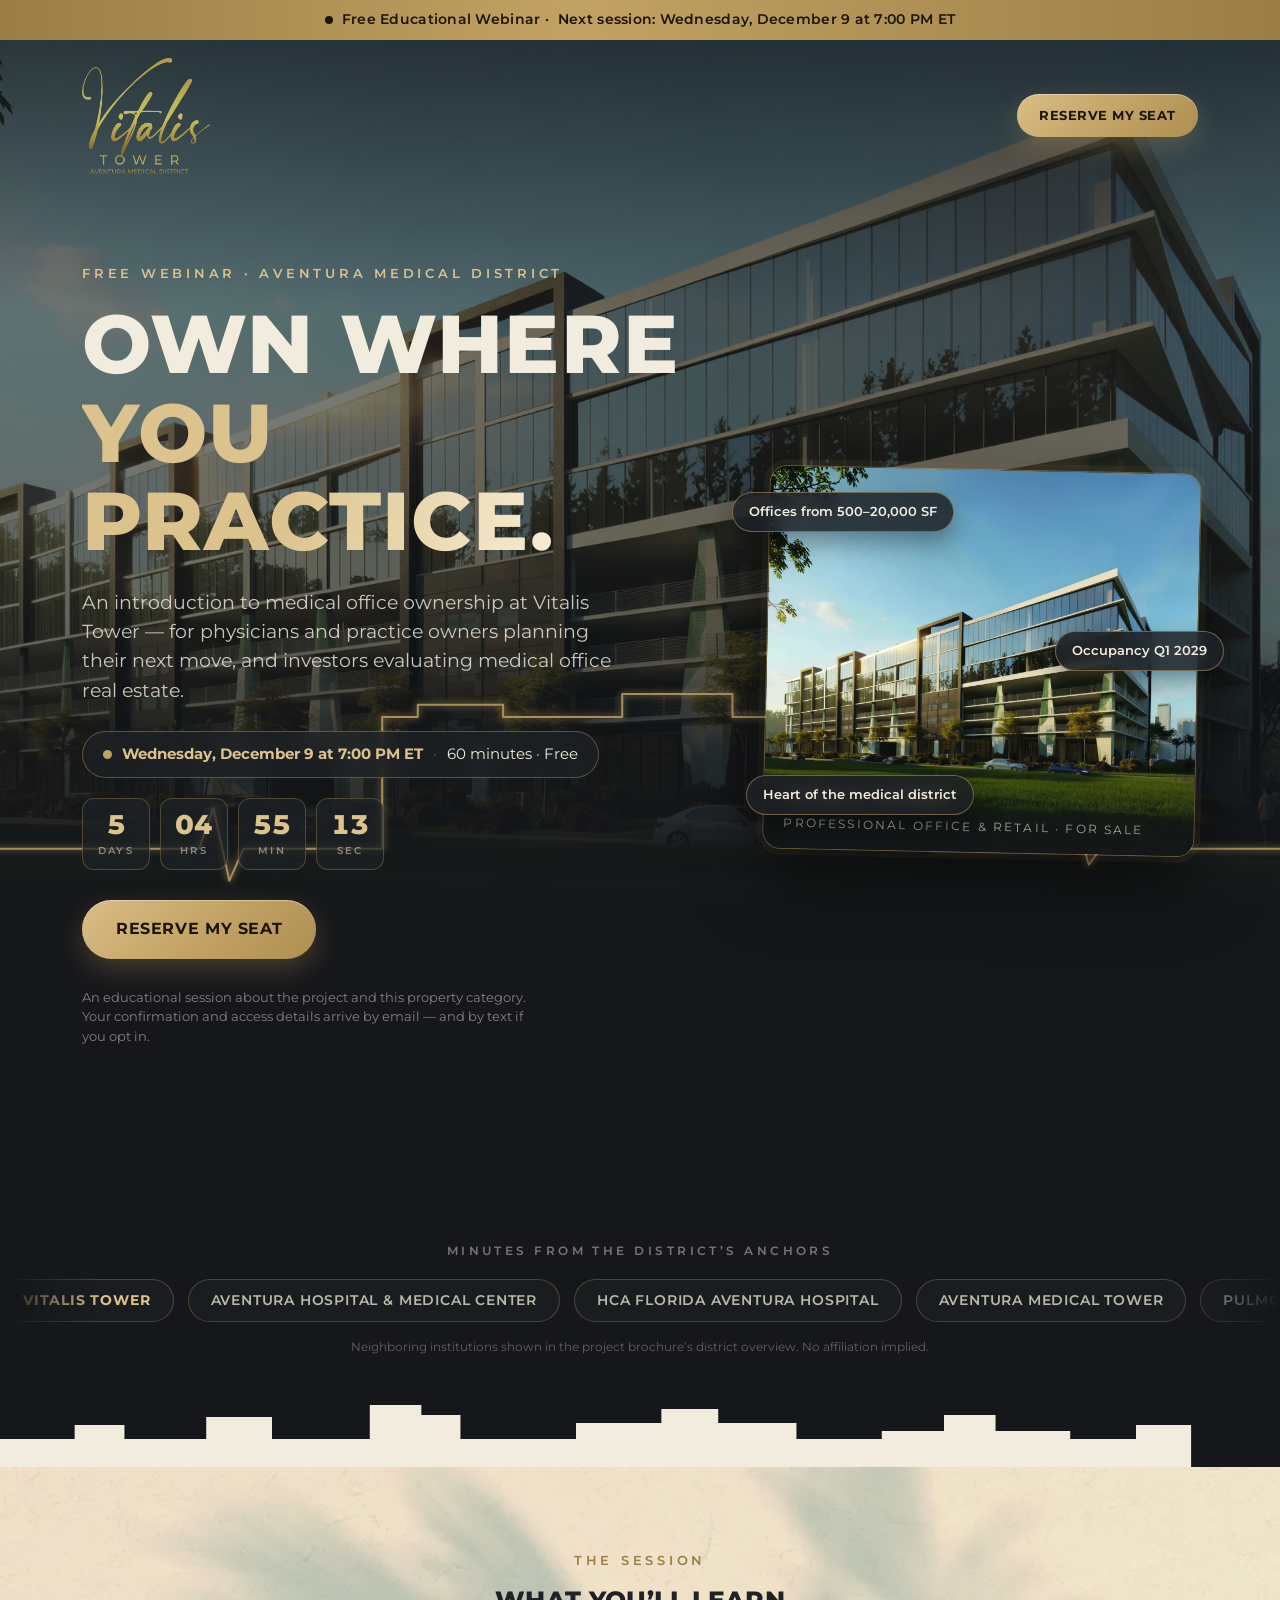
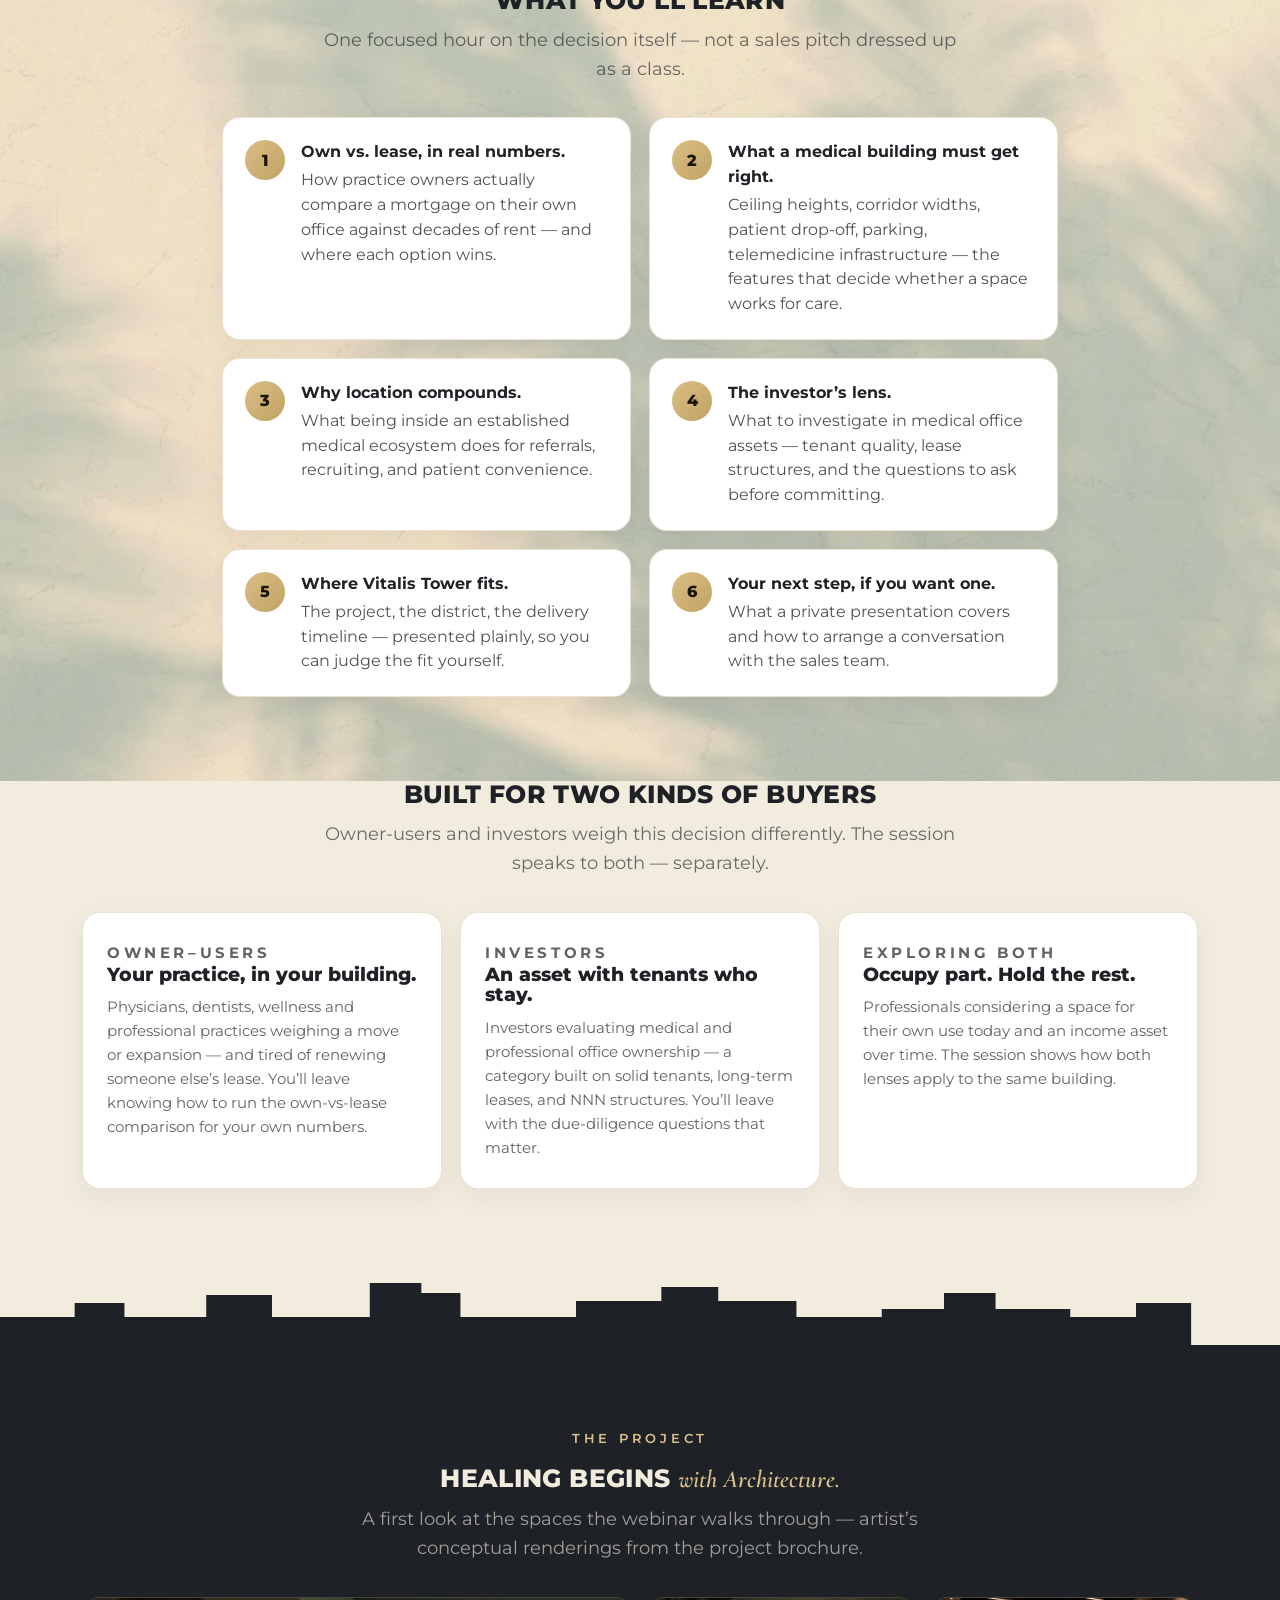
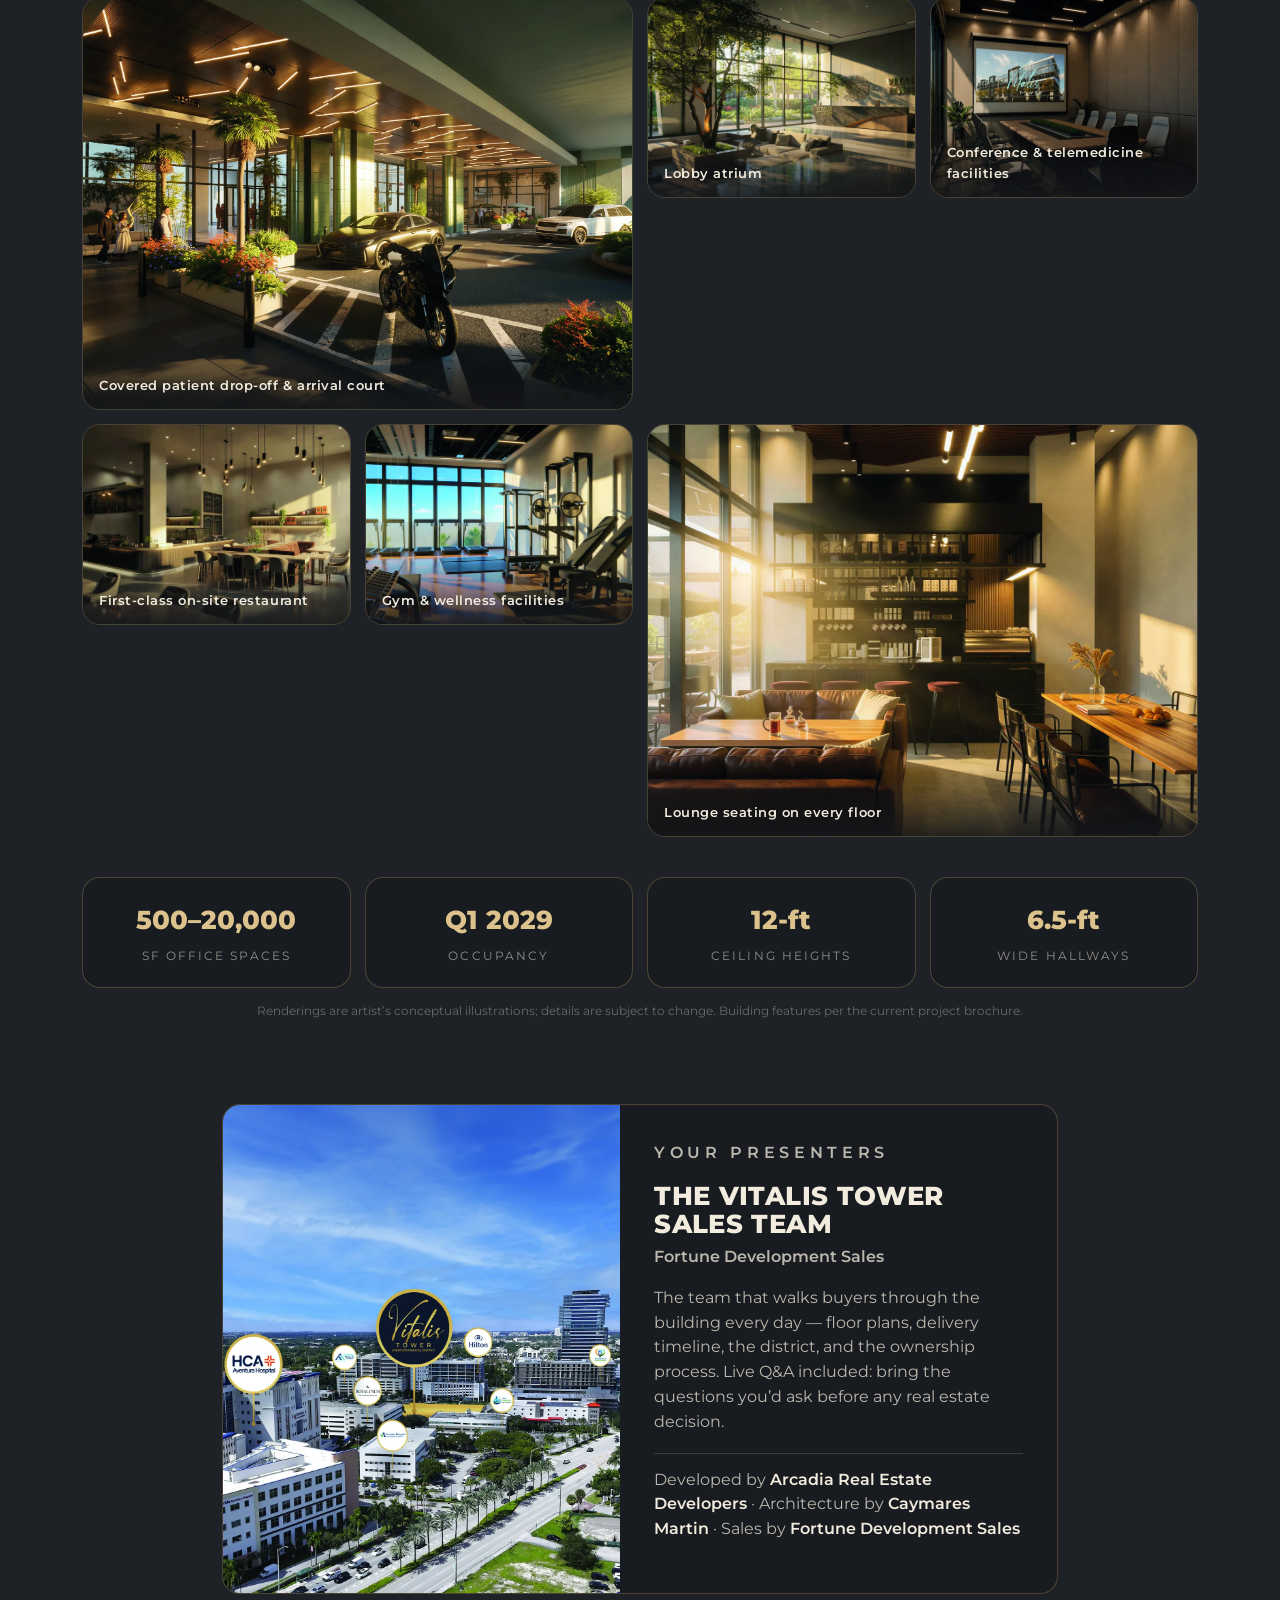
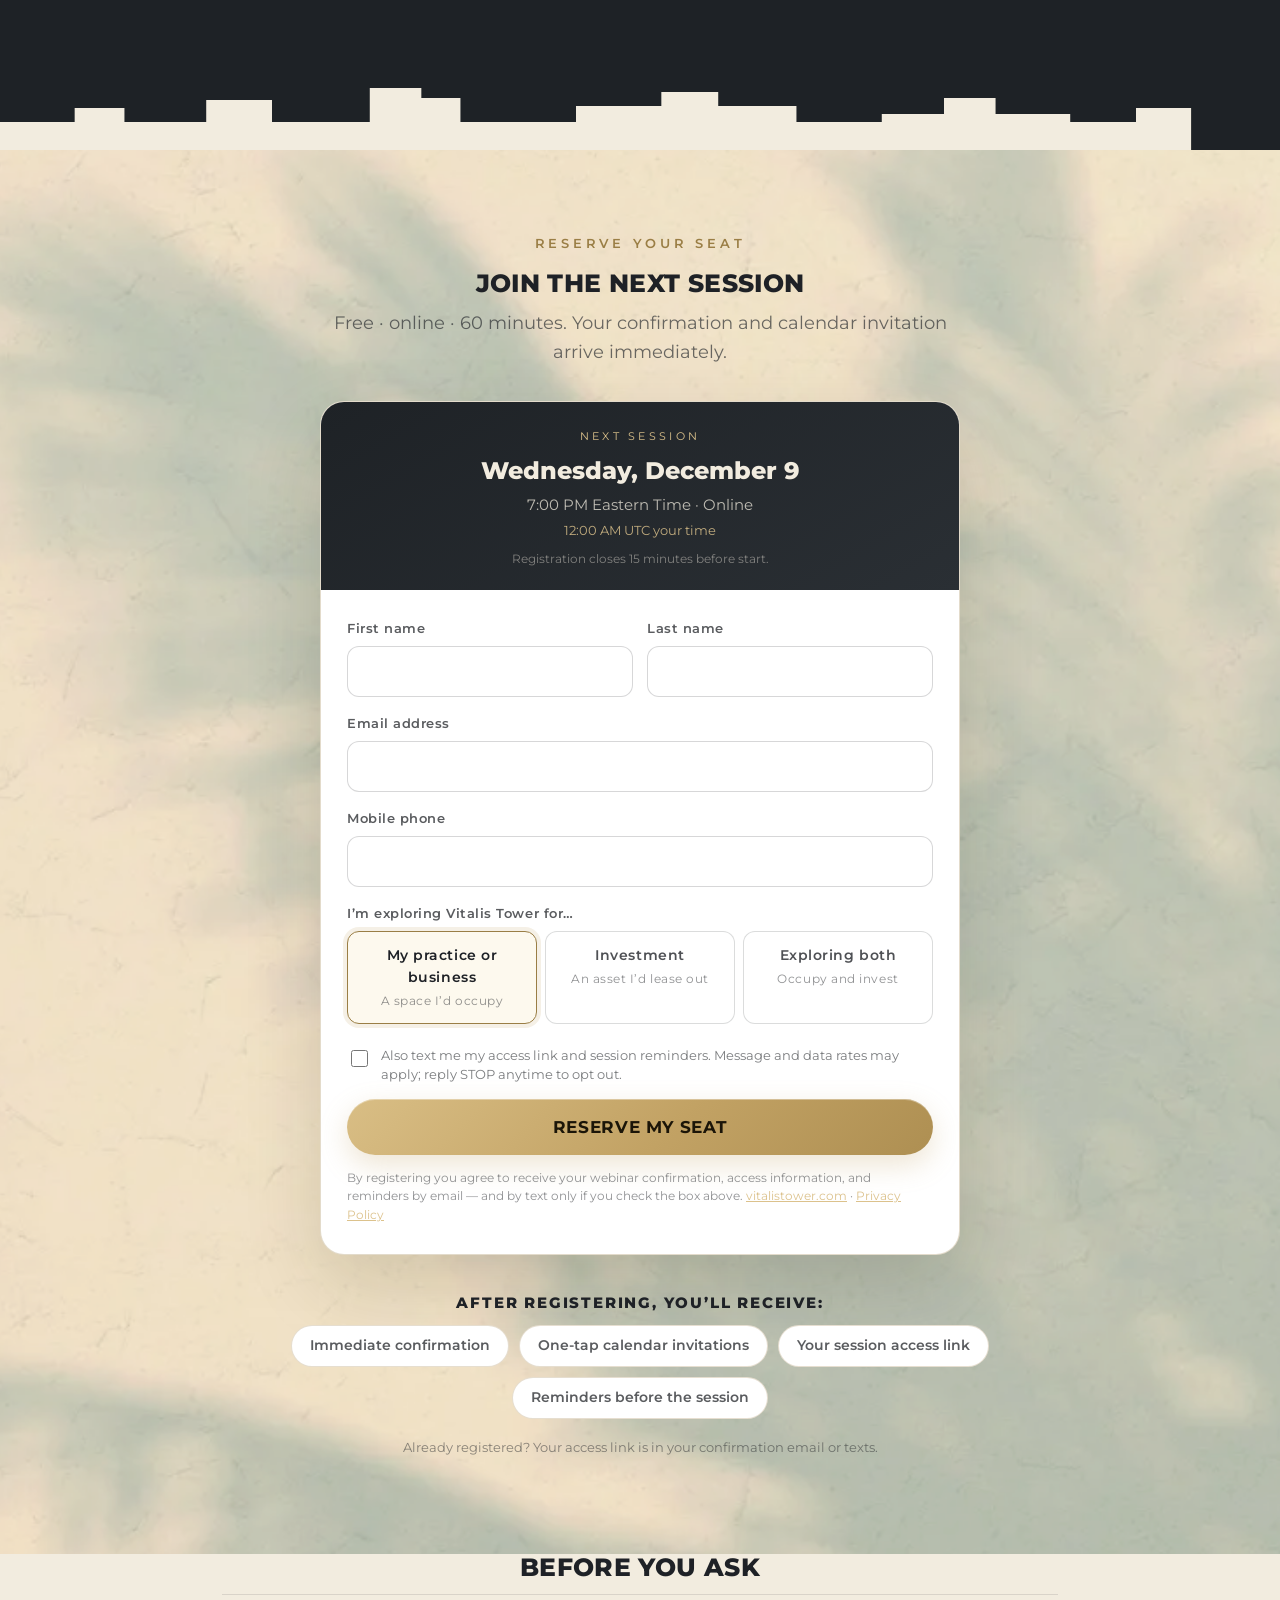
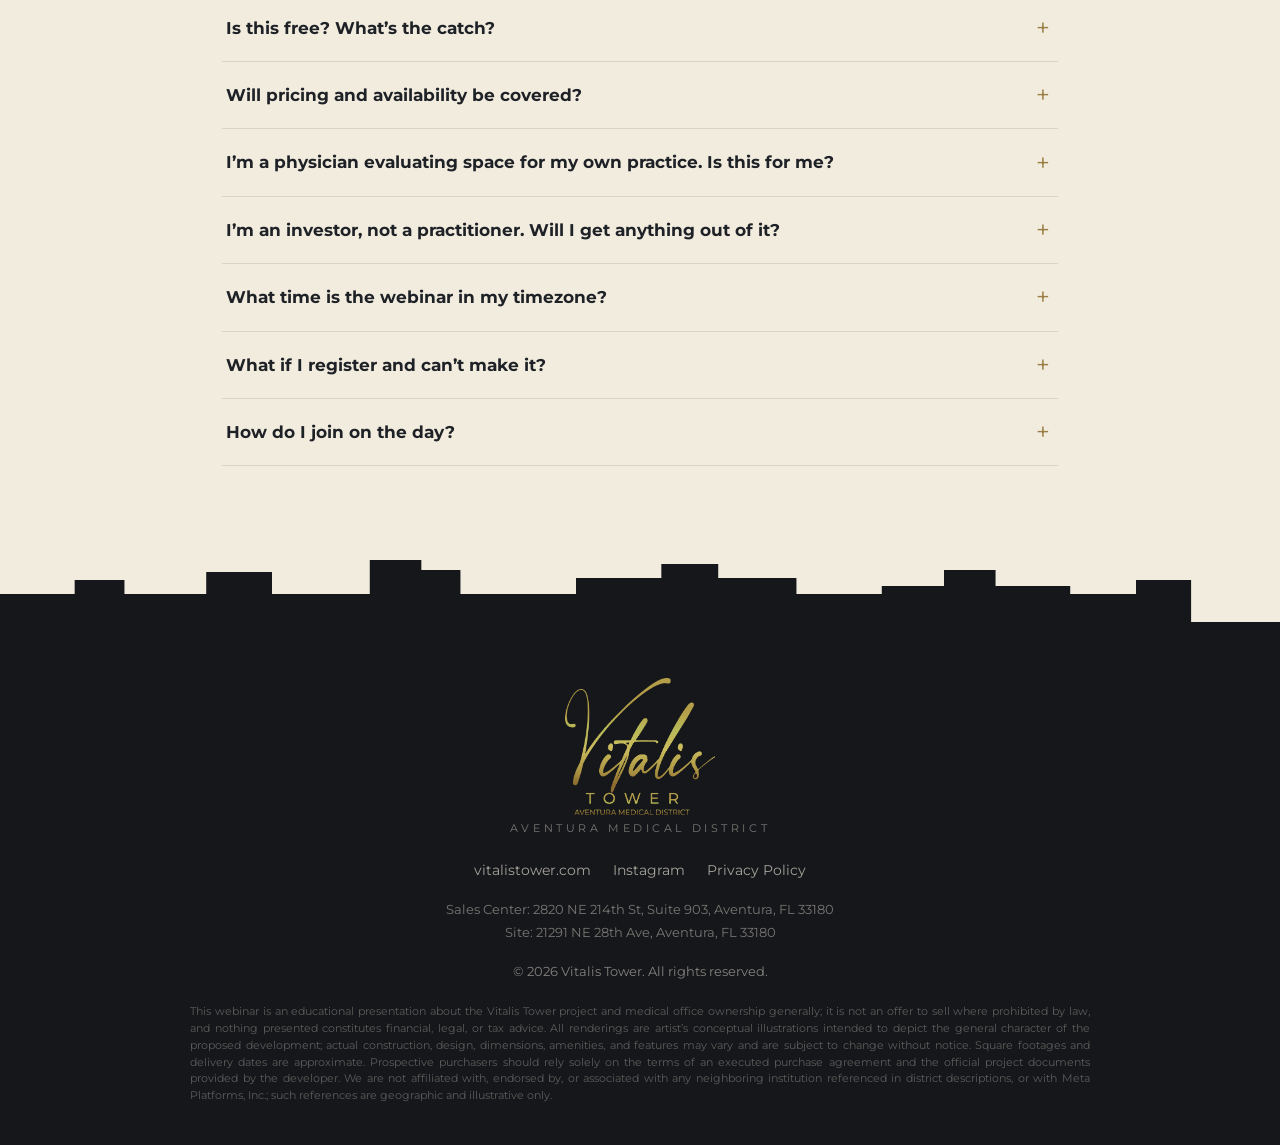
<file: webinar/index.html>
<!DOCTYPE html>
<html lang="en">
<head>
  <meta charset="utf-8">
  <meta name="viewport" content="width=device-width, initial-scale=1">
  <title>Free Webinar: Medical Office Ownership in Aventura | Vitalis Tower</title>
  <meta name="description" content="Vitalis Tower: An Introduction to Medical Office Ownership in Aventura. A free educational webinar for physicians, practice owners, and investors — how to evaluate owning your office versus leasing, and what to look for in a medical office asset.">
  <meta name="robots" content="noindex">
  <link rel="canonical" href="https://vitalis.twelvecreative.io/webinar/">
  <link rel="icon" type="image/png" href="/images/favicon.png">
  <link rel="apple-touch-icon" href="/images/apple-touch-icon.png">

  <meta property="og:type" content="website">
  <meta property="og:url" content="https://vitalis.twelvecreative.io/webinar/">
  <meta property="og:title" content="Vitalis Tower: An Introduction to Medical Office Ownership in Aventura">
  <meta property="og:description" content="A free educational webinar for physicians, practice owners, and investors — in the heart of the Aventura Medical District.">
  <meta property="og:image" content="https://vitalis.twelvecreative.io/images/og-image.jpg">
  <meta name="twitter:card" content="summary_large_image">

  <link rel="preload" href="/images/renders/exterior-hero.webp" as="image" fetchpriority="high">
  <link rel="stylesheet" href="/css/brand.css">
  <link rel="stylesheet" href="/css/site.css">
  <link rel="stylesheet" href="/webinar/style.css?v=1">
</head>
<body>

  <!-- ============ Announce bar — next session, filled by app.js ============ -->
  <div class="announce" role="note">
    <span class="announce-dot" aria-hidden="true"></span>
    Free Educational Webinar &middot; <span data-session="bar">Loading the next session&hellip;</span>
  </div>

  <!-- ============ Header ============ -->
  <header class="site-header">
    <div class="container header-inner">
      <a href="https://vitalistower.com" class="header-logo" aria-label="Vitalis Tower home">
        <img src="/images/brand/logo-gold.png" alt="Vitalis Tower — Aventura Medical District" width="982" height="894">
      </a>
      <a href="#register" class="btn btn-small" data-cta="header">Reserve My Seat</a>
    </div>
  </header>

  <main id="top">

    <!-- ============ Hero — the tower at golden hour ============ -->
    <section class="hero-v theme-dark section-photo" aria-labelledby="hero-heading">
      <img class="section-bg" src="/images/renders/exterior-hero.webp" alt=""
           style="object-position: 50% 62%" fetchpriority="high">
      <div class="section-veil veil-hero" aria-hidden="true"></div>
      <div class="dust" id="hero-dust" aria-hidden="true"></div>

      <!-- The pulse line: a heartbeat that becomes the tower skyline -->
      <svg class="pulse-svg" id="pulse-svg" viewBox="0 0 1440 360" preserveAspectRatio="xMidYMax slice" aria-hidden="true">
        <defs>
          <filter id="pulse-glow" x="-30%" y="-30%" width="160%" height="160%">
            <feGaussianBlur stdDeviation="4" result="b"/>
            <feMerge><feMergeNode in="b"/><feMergeNode in="SourceGraphic"/></feMerge>
          </filter>
        </defs>
        <path class="pulse-path" filter="url(#pulse-glow)"
              d="M -40 300 L 205 300 L 224 300 L 240 254 L 258 336 L 274 300 L 420 300
                 L 430 300 L 430 152 L 470 152 L 470 138 L 566 138 L 566 152 L 700 152
                 L 700 126 L 824 126 L 824 152 L 956 152 L 956 140 L 1012 140 L 1012 152
                 L 1052 152 L 1052 300 L 1180 300 L 1198 300 L 1211 270 L 1225 318 L 1238 300 L 1480 300"/>
        <g class="pulse-orb" opacity="0">
          <circle r="10" class="orb-halo"/>
          <circle r="3.5" class="orb-core"/>
        </g>
      </svg>

      <div class="container hero-v-grid">
        <div class="hero-v-copy">
          <p class="eyebrow rise rise-1">Free Webinar &middot; Aventura Medical District</p>
          <h1 id="hero-heading">
            <span class="h1-line rise rise-2">Own Where</span>
            <span class="h1-line h1-shimmer rise rise-3">You Practice.</span>
          </h1>
          <p class="hero-v-sub rise rise-4">An introduction to medical office ownership at Vitalis Tower &mdash; for physicians and practice owners planning their next move, and investors evaluating medical office real estate.</p>

          <div class="session-pill rise rise-5" aria-live="polite">
            <span class="session-pill-live" aria-hidden="true"></span>
            <span><strong data-session="hero">Next session loading&hellip;</strong></span>
            <span class="session-pill-sep" aria-hidden="true">&middot;</span>
            <span>60 minutes &middot; Free</span>
          </div>

          <div class="countdown rise rise-5" id="countdown" aria-label="Time until the next session begins">
            <div class="count-chip" data-chip="d"><span class="count-num" data-count="d">0</span><span class="count-label">Days</span></div>
            <div class="count-chip"><span class="count-num" data-count="h">00</span><span class="count-label">Hrs</span></div>
            <div class="count-chip"><span class="count-num" data-count="m">00</span><span class="count-label">Min</span></div>
            <div class="count-chip"><span class="count-num" data-count="s">00</span><span class="count-label">Sec</span></div>
          </div>

          <div class="hero-v-actions rise rise-6">
            <a href="#register" class="btn btn-glow" data-cta="hero">Reserve My Seat</a>
            <p class="disclosure" role="note">An educational session about the project and this property category. Your confirmation and access details arrive by email&nbsp;&mdash; and by text if you opt in.</p>
          </div>
        </div>

        <div class="hero-v-card rise rise-4" aria-hidden="false">
          <figure class="tower-card">
            <img src="/images/renders/exterior-dusk.webp" alt="Vitalis Tower — artist's conceptual rendering" width="1400" height="1242" loading="eager">
            <figcaption>
              <span class="tower-card-name">Vitalis Tower</span>
              <span class="tower-card-sub">Professional Office &amp; Retail &middot; For Sale</span>
            </figcaption>
          </figure>
          <span class="float-chip float-chip-1">Offices from 500&ndash;20,000 SF</span>
          <span class="float-chip float-chip-2">Occupancy Q1 2029</span>
          <span class="float-chip float-chip-3">Heart of the medical district</span>
        </div>
      </div>
    </section>

    <!-- ============ District marquee ============ -->
    <section class="marquee-band theme-dark" aria-label="The Aventura Medical District">
      <p class="marquee-eyebrow">Minutes from the district&rsquo;s anchors</p>
      <div class="marquee"><ul class="marquee-track" id="marquee-track"></ul></div>
      <p class="marquee-footnote">Neighboring institutions shown in the project brochure&rsquo;s district overview. No affiliation implied.</p>
    </section>

    <div class="seam seam-dark-cream" aria-hidden="true"></div>

    <!-- ============ What you'll learn ============ -->
    <section class="section section-learn theme-cream" aria-labelledby="learn-heading">
      <div class="palm-drift" aria-hidden="true"></div>
      <div class="container container-narrow" style="position:relative;z-index:2">
        <p class="eyebrow" style="text-align:center">The Session</p>
        <h2 id="learn-heading" style="text-align:center">What You&rsquo;ll Learn</h2>
        <p class="section-lede">One focused hour on the decision itself &mdash; not a sales pitch dressed up as a class.</p>
        <ol class="learn-list" data-reveal-group>
          <li class="learn-item" data-reveal>
            <span class="learn-num" aria-hidden="true">1</span>
            <p><strong>Own vs. lease, in real numbers.</strong> How practice owners actually compare a mortgage on their own office against decades of rent &mdash; and where each option wins.</p>
          </li>
          <li class="learn-item" data-reveal>
            <span class="learn-num" aria-hidden="true">2</span>
            <p><strong>What a medical building must get right.</strong> Ceiling heights, corridor widths, patient drop-off, parking, telemedicine infrastructure &mdash; the features that decide whether a space works for care.</p>
          </li>
          <li class="learn-item" data-reveal>
            <span class="learn-num" aria-hidden="true">3</span>
            <p><strong>Why location compounds.</strong> What being inside an established medical ecosystem does for referrals, recruiting, and patient convenience.</p>
          </li>
          <li class="learn-item" data-reveal>
            <span class="learn-num" aria-hidden="true">4</span>
            <p><strong>The investor&rsquo;s lens.</strong> What to investigate in medical office assets &mdash; tenant quality, lease structures, and the questions to ask before committing.</p>
          </li>
          <li class="learn-item" data-reveal>
            <span class="learn-num" aria-hidden="true">5</span>
            <p><strong>Where Vitalis Tower fits.</strong> The project, the district, the delivery timeline &mdash; presented plainly, so you can judge the fit yourself.</p>
          </li>
          <li class="learn-item" data-reveal>
            <span class="learn-num" aria-hidden="true">6</span>
            <p><strong>Your next step, if you want one.</strong> What a private presentation covers and how to arrange a conversation with the sales team.</p>
          </li>
        </ol>
      </div>
    </section>

    <!-- ============ Who should attend ============ -->
    <section class="section section-audience theme-cream" aria-labelledby="audience-heading" style="padding-top:0">
      <div class="container">
        <h2 id="audience-heading" style="text-align:center">Built for Two Kinds of Buyers</h2>
        <p class="section-lede">Owner-users and investors weigh this decision differently. The session speaks to both &mdash; separately.</p>
        <div class="fit-cards" data-reveal-group>
          <article class="fit-card" data-reveal>
            <p class="fit-kicker">Owner&ndash;Users</p>
            <h3>Your practice, in your building.</h3>
            <p>Physicians, dentists, wellness and professional practices weighing a move or expansion &mdash; and tired of renewing someone else&rsquo;s lease. You&rsquo;ll leave knowing how to run the own-vs-lease comparison for your own numbers.</p>
          </article>
          <article class="fit-card" data-reveal>
            <p class="fit-kicker">Investors</p>
            <h3>An asset with tenants who stay.</h3>
            <p>Investors evaluating medical and professional office ownership &mdash; a category built on solid tenants, long-term leases, and NNN structures. You&rsquo;ll leave with the due-diligence questions that matter.</p>
          </article>
          <article class="fit-card" data-reveal>
            <p class="fit-kicker">Exploring Both</p>
            <h3>Occupy part. Hold the rest.</h3>
            <p>Professionals considering a space for their own use today and an income asset over time. The session shows how both lenses apply to the same building.</p>
          </article>
        </div>
      </div>
    </section>

    <div class="seam seam-cream-panel" aria-hidden="true"></div>

    <!-- ============ Inside the tower — render gallery ============ -->
    <section class="section section-gallery theme-panel" aria-labelledby="gallery-heading">
      <div class="container">
        <p class="eyebrow" style="text-align:center">The Project</p>
        <h2 id="gallery-heading" style="text-align:center">Healing Begins <span class="script-accent" style="color:var(--v-gold-bright)">with Architecture.</span></h2>
        <p class="section-lede">A first look at the spaces the webinar walks through &mdash; artist&rsquo;s conceptual renderings from the project brochure.</p>

        <div class="gallery" data-reveal-group>
          <figure class="g-item g-wide" data-reveal>
            <img src="/images/renders/arrival.webp" alt="Covered arrival court with patient drop-off — artist's conceptual rendering" loading="lazy" width="1800" height="1203">
            <figcaption>Covered patient drop&#8209;off &amp; arrival court</figcaption>
          </figure>
          <figure class="g-item" data-reveal>
            <img src="/images/renders/lobby.webp" alt="Lobby atrium with landscaped interior — artist's conceptual rendering" loading="lazy" width="1400" height="936">
            <figcaption>Lobby atrium</figcaption>
          </figure>
          <figure class="g-item" data-reveal>
            <img src="/images/renders/conference.webp" alt="Conference and telemedicine facility — artist's conceptual rendering" loading="lazy" width="1400" height="932">
            <figcaption>Conference &amp; telemedicine facilities</figcaption>
          </figure>
          <figure class="g-item" data-reveal>
            <img src="/images/renders/dining.webp" alt="On-site restaurant — artist's conceptual rendering" loading="lazy" width="1400" height="933">
            <figcaption>First&#8209;class on&#8209;site restaurant</figcaption>
          </figure>
          <figure class="g-item" data-reveal>
            <img src="/images/renders/gym.webp" alt="Fitness facility — artist's conceptual rendering" loading="lazy" width="1400" height="933">
            <figcaption>Gym &amp; wellness facilities</figcaption>
          </figure>
          <figure class="g-item g-wide" data-reveal>
            <img src="/images/renders/lounge.webp" alt="Lounge seating — artist's conceptual rendering" loading="lazy" width="1400" height="933">
            <figcaption>Lounge seating on every floor</figcaption>
          </figure>
        </div>

        <div class="stat-band" data-reveal-group>
          <div class="stat" data-reveal><span class="stat-num">500&ndash;20,000</span><span class="stat-label">SF office spaces</span></div>
          <div class="stat" data-reveal><span class="stat-num">Q1 2029</span><span class="stat-label">Occupancy</span></div>
          <div class="stat" data-reveal><span class="stat-num">12&#8209;ft</span><span class="stat-label">Ceiling heights</span></div>
          <div class="stat" data-reveal><span class="stat-num">6.5&#8209;ft</span><span class="stat-label">Wide hallways</span></div>
        </div>
        <p class="gallery-note">Renderings are artist&rsquo;s conceptual illustrations; details are subject to change. Building features per the current project brochure.</p>
      </div>
    </section>

    <!-- ============ Presenter ============ -->
    <section class="section section-host theme-panel" aria-labelledby="host-heading" style="padding-top:0">
      <div class="container container-narrow">
        <div class="host-card" data-reveal>
          <img class="host-photo" src="/images/renders/district-aerial.webp" alt="Aerial view of the Aventura Medical District with Vitalis Tower marked" loading="lazy" width="1800" height="1433">
          <div class="host-copy">
            <p class="eyebrow">Your Presenters</p>
            <h2 id="host-heading" data-presenter="name">The Vitalis Tower Sales Team</h2>
            <p class="host-sub" data-presenter="sub">Fortune Development Sales</p>
            <p>The team that walks buyers through the building every day &mdash; floor plans, delivery timeline, the district, and the ownership process. Live Q&amp;A included: bring the questions you&rsquo;d ask before any real estate decision.</p>
            <p class="host-team">Developed by <strong>Arcadia Real Estate Developers</strong> &middot; Architecture by <strong>Caymares Martin</strong> &middot; Sales by <strong>Fortune Development Sales</strong></p>
          </div>
        </div>
      </div>
    </section>

    <div class="seam seam-panel-cream" aria-hidden="true"></div>

    <!-- ============ Registration ============ -->
    <section class="section section-register theme-cream" id="register" aria-labelledby="register-heading">
      <div class="palm-drift" aria-hidden="true"></div>
      <div class="container container-narrow" style="position:relative;z-index:2">
        <p class="eyebrow" style="text-align:center">Reserve Your Seat</p>
        <h2 id="register-heading" style="text-align:center">Join the Next Session</h2>
        <p class="section-lede">Free &middot; online &middot; 60 minutes. Your confirmation and calendar invitation arrive immediately.</p>

        <!-- Shown instead of the form when this visitor already registered
             for the current session (duplicate-submission recovery). -->
        <div class="already-card" id="already-card" hidden>
          <p class="already-title">You&rsquo;re already registered for this session.</p>
          <p class="already-sub" id="already-sub"></p>
          <a class="btn" id="already-link" href="/webinar/confirmed/">View My Confirmation &amp; Calendar Links</a>
          <button class="already-again" id="already-again" type="button">Register different details instead</button>
        </div>

        <div class="reg-card" data-reveal id="reg-card">
          <div class="reg-session" aria-live="polite">
            <p class="reg-session-label">Next session</p>
            <p class="reg-session-date" data-session="reg-date">Loading the next session&hellip;</p>
            <p class="reg-session-time" data-session="reg-time">&nbsp;</p>
            <p class="reg-session-local" data-session="reg-local"></p>
            <p class="reg-session-note">Registration closes 15 minutes before start.</p>
          </div>

          <form id="reg-form" class="reg-form" novalidate>
            <!-- Kept in sync by app.js; submitted to the CRM so the registrant
                 stays assigned to THIS session even after the page rolls over. -->
            <input type="hidden" name="webinar_session_iso" id="webinar_session_iso" value="">

            <div class="field-row">
              <div class="field">
                <label for="first_name">First name</label>
                <input id="first_name" name="first_name" type="text" autocomplete="given-name" required aria-describedby="err-first_name">
                <p class="field-error" id="err-first_name" hidden>Please enter your first name.</p>
              </div>
              <div class="field">
                <label for="last_name">Last name</label>
                <input id="last_name" name="last_name" type="text" autocomplete="family-name" required aria-describedby="err-last_name">
                <p class="field-error" id="err-last_name" hidden>Please enter your last name.</p>
              </div>
            </div>

            <div class="field">
              <label for="email">Email address</label>
              <input id="email" name="email" type="email" inputmode="email" autocomplete="email" required aria-describedby="err-email">
              <p class="field-error" id="err-email" hidden>Please enter a valid email address.</p>
            </div>

            <div class="field">
              <label for="phone">Mobile phone</label>
              <input id="phone" name="phone" type="tel" inputmode="tel" autocomplete="tel" required aria-describedby="err-phone">
              <p class="field-error" id="err-phone" hidden>Please enter a valid phone number.</p>
            </div>

            <div class="field">
              <span class="field-legend" id="interest-legend">I&rsquo;m exploring Vitalis Tower for&hellip;</span>
              <div class="seg" role="radiogroup" aria-labelledby="interest-legend">
                <input type="radio" name="buyer_interest" id="int-practice" value="practice" checked>
                <label for="int-practice">My practice or business<small>A space I&rsquo;d occupy</small></label>
                <input type="radio" name="buyer_interest" id="int-investment" value="investment">
                <label for="int-investment">Investment<small>An asset I&rsquo;d lease out</small></label>
                <input type="radio" name="buyer_interest" id="int-both" value="both">
                <label for="int-both">Exploring both<small>Occupy and invest</small></label>
              </div>
            </div>

            <div class="consent-row">
              <input type="checkbox" id="sms_consent" name="sms_consent">
              <label for="sms_consent">Also text me my access link and session reminders. Message and data rates may apply; reply STOP anytime to opt out.</label>
            </div>

            <!-- honeypot: humans never see or fill this -->
            <div class="hp-field" aria-hidden="true">
              <label for="company">Company</label>
              <input id="company" name="company" type="text" tabindex="-1" autocomplete="off">
            </div>

            <button type="submit" class="btn reg-submit" id="reg-submit">Reserve My Seat</button>

            <div class="form-error" id="form-error" role="alert" hidden></div>

            <p class="consent">By registering you agree to receive your webinar confirmation, access information, and reminders by email &mdash; and by text only if you check the box above. <a href="https://vitalistower.com" target="_blank" rel="noopener">vitalistower.com</a> &middot; <!-- [VITALIS-SETUP] point at the real privacy policy URL --><a href="#" data-placeholder="privacy-url">Privacy Policy</a></p>
          </form>
        </div>

        <div class="after-reg" data-reveal>
          <h3>After registering, you&rsquo;ll receive:</h3>
          <ul class="after-list">
            <li>Immediate confirmation</li>
            <li>One-tap calendar invitations</li>
            <li>Your session access link</li>
            <li>Reminders before the session</li>
          </ul>
          <p class="already">Already registered? Your access link is in your confirmation email or texts.</p>
        </div>
      </div>
    </section>

    <!-- ============ FAQ ============ -->
    <section class="section section-faq theme-cream" aria-labelledby="faq-heading" style="padding-top:0">
      <div class="container container-narrow">
        <h2 id="faq-heading" style="text-align:center">Before You Ask</h2>
        <div class="faq">
          <details>
            <summary>Is this free? What&rsquo;s the catch?</summary>
            <p class="faq-a">It&rsquo;s free, and the format is education first: the ownership decision, the building, and the district. At the end there&rsquo;s one optional next step &mdash; booking a private presentation with the sales team. No purchase discussions happen on the webinar itself.</p>
          </details>
          <details>
            <summary>Will pricing and availability be covered?</summary>
            <p class="faq-a">Current pricing and unit availability change as the project sells, so they&rsquo;re handled in private presentations where the team can show you exactly what&rsquo;s open. The webinar covers everything you need to decide whether that conversation is worth your time.</p>
          </details>
          <details>
            <summary>I&rsquo;m a physician evaluating space for my own practice. Is this for me?</summary>
            <p class="faq-a">Yes &mdash; owner-users are the session&rsquo;s primary audience. The own-vs-lease comparison, the clinical building features, and the district walkthrough are built around a practice owner&rsquo;s decision.</p>
          </details>
          <details>
            <summary>I&rsquo;m an investor, not a practitioner. Will I get anything out of it?</summary>
            <p class="faq-a">A dedicated segment covers the investor&rsquo;s lens: what makes medical office tenants distinctive, how lease structures in this category work, and the due-diligence questions to bring to any project &mdash; including this one.</p>
          </details>
          <details>
            <summary>What time is the webinar in my timezone?</summary>
            <p class="faq-a">Sessions run on Eastern Time (Miami&rsquo;s timezone). The registration box above shows the next date, and your confirmation page and calendar invitation translate it into your local time automatically.</p>
          </details>
          <details>
            <summary>What if I register and can&rsquo;t make it?</summary>
            <p class="faq-a">You&rsquo;ll receive a replay link after the session, valid for a limited window &mdash; and you can register again for a future date at any time.</p>
          </details>
          <details>
            <summary>How do I join on the day?</summary>
            <p class="faq-a">Your confirmation email (and text, if you opt in) contains your personal access link. It opens the session room, which unlocks shortly before start time.</p>
          </details>
        </div>
      </div>
    </section>

    <div class="seam seam-cream-dark" aria-hidden="true"></div>
  </main>

  <!-- Mobile sticky CTA -->
  <a href="#register" class="sticky-cta" id="sticky-cta" data-cta="sticky">
    <span class="sticky-cta-label">Reserve My Seat</span>
    <span class="sticky-cta-session" data-session="short"></span>
  </a>

  <!-- ============ Footer ============ -->
  <footer class="site-footer theme-dark">
    <div class="container">
      <div class="footer-logo"><img src="/images/brand/logo-gold.png" alt="Vitalis Tower" width="982" height="894" loading="lazy"></div>
      <p class="footer-district">Aventura Medical District</p>
      <nav class="footer-nav" aria-label="Site">
        <a href="https://vitalistower.com" target="_blank" rel="noopener">vitalistower.com</a>
        <a href="https://www.instagram.com/vitalistoweraventura" target="_blank" rel="noopener">Instagram</a>
        <!-- [VITALIS-SETUP] real privacy/terms URLs -->
        <a href="#" data-placeholder="privacy-url">Privacy Policy</a>
      </nav>
      <p class="footer-addresses">
        Sales Center: 2820 NE 214th St, Suite 903, Aventura, FL 33180<br>
        Site: 21291 NE 28th Ave, Aventura, FL 33180
      </p>
      <p class="copyright">&copy; <span id="year"></span> Vitalis Tower. All rights reserved.</p>
      <p class="footer-legal">This webinar is an educational presentation about the Vitalis Tower project and medical office ownership generally; it is not an offer to sell where prohibited by law, and nothing presented constitutes financial, legal, or tax advice. All renderings are artist&rsquo;s conceptual illustrations intended to depict the general character of the proposed development; actual construction, design, dimensions, amenities, and features may vary and are subject to change without notice. Square footages and delivery dates are approximate. Prospective purchasers should rely solely on the terms of an executed purchase agreement and the official project documents provided by the developer. We are not affiliated with, endorsed by, or associated with any neighboring institution referenced in district descriptions, or with Meta Platforms, Inc.; such references are geographic and illustrative only.</p>
    </div>
  </footer>

  <noscript>
    <div class="noscript-note">This page needs JavaScript to show the next session date and register you. Please enable JavaScript, or contact us via vitalistower.com.</div>
  </noscript>

  <script src="/config/funnel.js"></script>
  <script src="/js/attribution.js" defer></script>
  <script src="/js/core.js" defer></script>
  <script src="/webinar/app.js?v=1" defer></script>
</body>
</html>
</file>
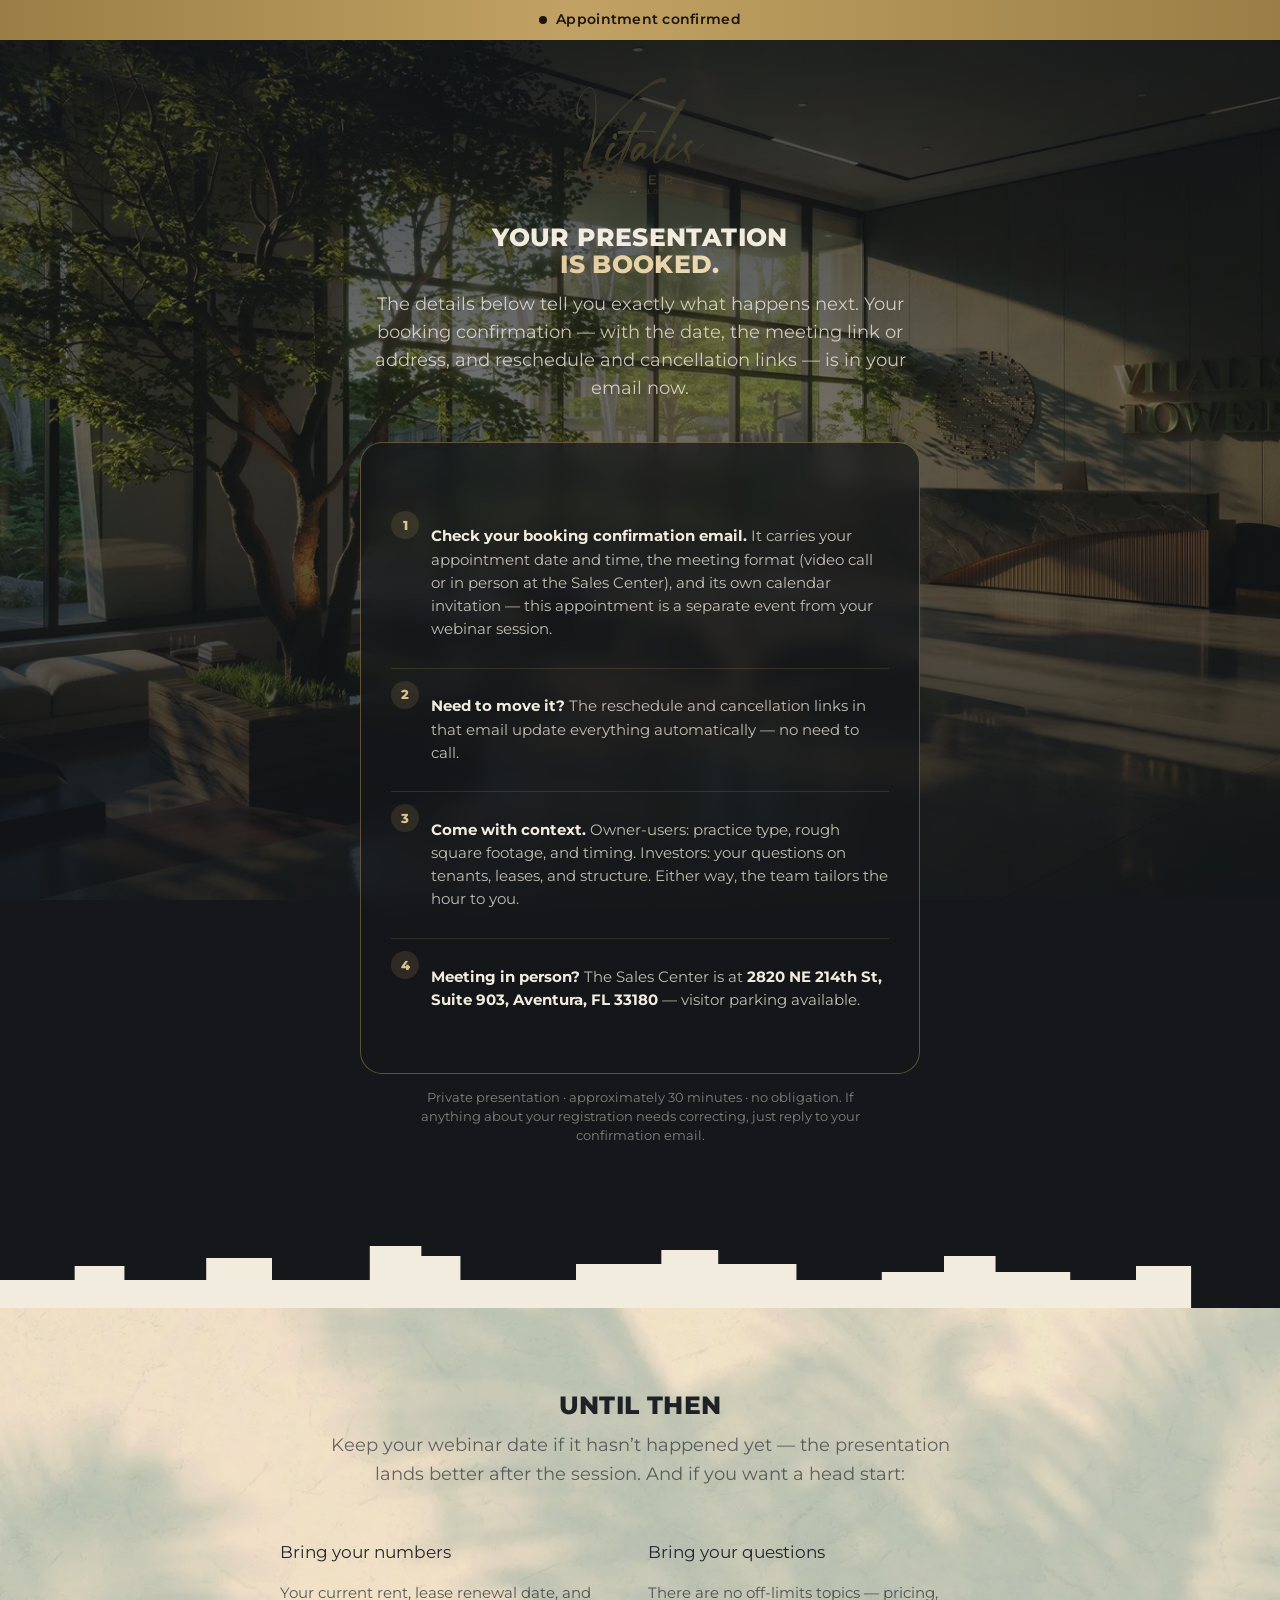
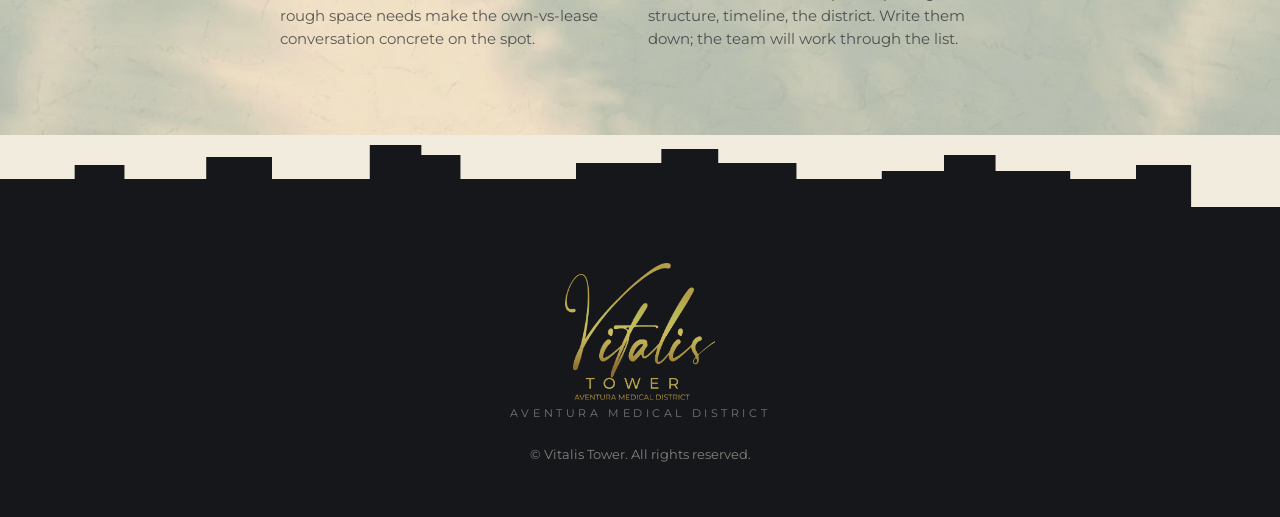
<file: consultation/confirmed/index.html>
<!doctype html>
<html lang="en">
<head>
  <meta charset="utf-8">
  <meta name="viewport" content="width=device-width, initial-scale=1">
  <meta name="robots" content="noindex">
  <title>Your Presentation Is Booked | Vitalis Tower</title>
  <link rel="icon" type="image/png" href="/images/favicon.png">
  <link rel="stylesheet" href="/css/brand.css">
  <link rel="stylesheet" href="/css/site.css">
  <link rel="stylesheet" href="/consultation/style.css?v=1">
</head>
<body>

  <div class="announce" role="note">
    <span class="announce-dot" aria-hidden="true"></span>
    Appointment confirmed
  </div>

  <main>
    <section class="csc-hero theme-dark section-photo" aria-labelledby="csc-heading">
      <img class="section-bg" src="/images/renders/lobby.webp" alt="" style="object-position: 50% 45%" fetchpriority="high">
      <div class="section-veil veil-photo" aria-hidden="true"></div>
      <div class="dust" id="hero-dust" aria-hidden="true"></div>

      <div class="cf-header rise rise-1" style="display:flex;justify-content:center;padding:12px 0 30px">
        <a href="https://vitalistower.com" aria-label="Vitalis Tower home">
          <img src="/images/brand/logo-gold.png" alt="Vitalis Tower" width="982" height="894" style="width:128px">
        </a>
      </div>

      <div class="container">
        <h1 id="csc-heading">
          <span class="h1-line rise rise-2">Your Presentation</span>
          <span class="h1-line h1-shimmer rise rise-3">Is Booked.</span>
        </h1>
        <p class="cs-lede rise rise-4">The details below tell you exactly what happens next. Your booking confirmation &mdash; with the date, the meeting link or address, and reschedule and cancellation links &mdash; is in your email now.</p>

        <div class="csc-card rise rise-5">
          <ul class="csc-list">
            <li>
              <span class="csc-ico" aria-hidden="true">1</span>
              <p><strong>Check your booking confirmation email.</strong> It carries your appointment date and time, the meeting format (video call or in person at the Sales Center), and its own calendar invitation &mdash; this appointment is a separate event from your webinar session.</p>
            </li>
            <li>
              <span class="csc-ico" aria-hidden="true">2</span>
              <p><strong>Need to move it?</strong> The reschedule and cancellation links in that email update everything automatically &mdash; no need to call.</p>
            </li>
            <li>
              <span class="csc-ico" aria-hidden="true">3</span>
              <p><strong>Come with context.</strong> Owner-users: practice type, rough square footage, and timing. Investors: your questions on tenants, leases, and structure. Either way, the team tailors the hour to you.</p>
            </li>
            <li>
              <span class="csc-ico" aria-hidden="true">4</span>
              <p><strong>Meeting in person?</strong> The Sales Center is at <strong>2820 NE 214th St, Suite 903, Aventura, FL 33180</strong> &mdash; visitor parking available.</p>
            </li>
          </ul>
        </div>

        <p class="disclosure disclosure-center rise rise-6" role="note">Private presentation &middot; approximately 30 minutes &middot; no obligation. If anything about your registration needs correcting, just reply to your confirmation email.</p>
      </div>
    </section>

    <div class="seam seam-dark-cream" aria-hidden="true"></div>

    <section class="section theme-cream" aria-labelledby="mean-heading">
      <div class="palm-drift" aria-hidden="true"></div>
      <div class="container container-narrow" style="position:relative;z-index:2;text-align:center">
        <h2 id="mean-heading">Until Then</h2>
        <p class="section-lede">Keep your webinar date if it hasn&rsquo;t happened yet &mdash; the presentation lands better after the session. And if you want a head start:</p>
        <div class="rp-next-grid" data-reveal-group style="display:grid;grid-template-columns:1fr 1fr;gap:16px;max-width:720px;margin:0 auto;text-align:left">
          <article class="fit-card" data-reveal>
            <p class="fit-kicker">Bring your numbers</p>
            <p style="margin:0;font-size:14.5px;color:rgba(35,38,42,.72)">Your current rent, lease renewal date, and rough space needs make the own-vs-lease conversation concrete on the spot.</p>
          </article>
          <article class="fit-card" data-reveal>
            <p class="fit-kicker">Bring your questions</p>
            <p style="margin:0;font-size:14.5px;color:rgba(35,38,42,.72)">There are no off-limits topics &mdash; pricing, structure, timeline, the district. Write them down; the team will work through the list.</p>
          </article>
        </div>
      </div>
    </section>

    <div class="seam seam-cream-dark" aria-hidden="true"></div>
  </main>

  <footer class="site-footer theme-dark">
    <div class="container">
      <div class="footer-logo"><img src="/images/brand/logo-gold.png" alt="Vitalis Tower" width="982" height="894" loading="lazy"></div>
      <p class="footer-district">Aventura Medical District</p>
      <p class="copyright">&copy; <span id="year"></span> Vitalis Tower. All rights reserved.</p>
    </div>
  </footer>

  <script src="/config/funnel.js"></script>
  <script src="/js/attribution.js" defer></script>
  <script src="/js/core.js" defer></script>
  <script>
    (function () {
      var C = window.VITALIS_CORE;
      if (!C) return;
      C.initDust('hero-dust', 18);
      C.initReveals();
      C.initCtaTracking();
      C.fillYear();
      C.confetti(60);
      C.track('funnel_page_view', { funnel_page: 'consultation-confirmed' });
      C.track('view_content', { content_name: 'consultation-confirmed' });
      C.pixel('ViewContent', { content_name: 'consultation-confirmed' });
      // The provider (GHL/Calendly) redirecting here is the browser-side
      // signal that a booking completed; the authoritative record is the
      // provider→CRM sync (see /crm/README.md — never double-count this
      // against the postMessage conversion on the booking page).
      C.track('booking_confirmed_page');
    })();
  </script>
</body>
</html>
</file>
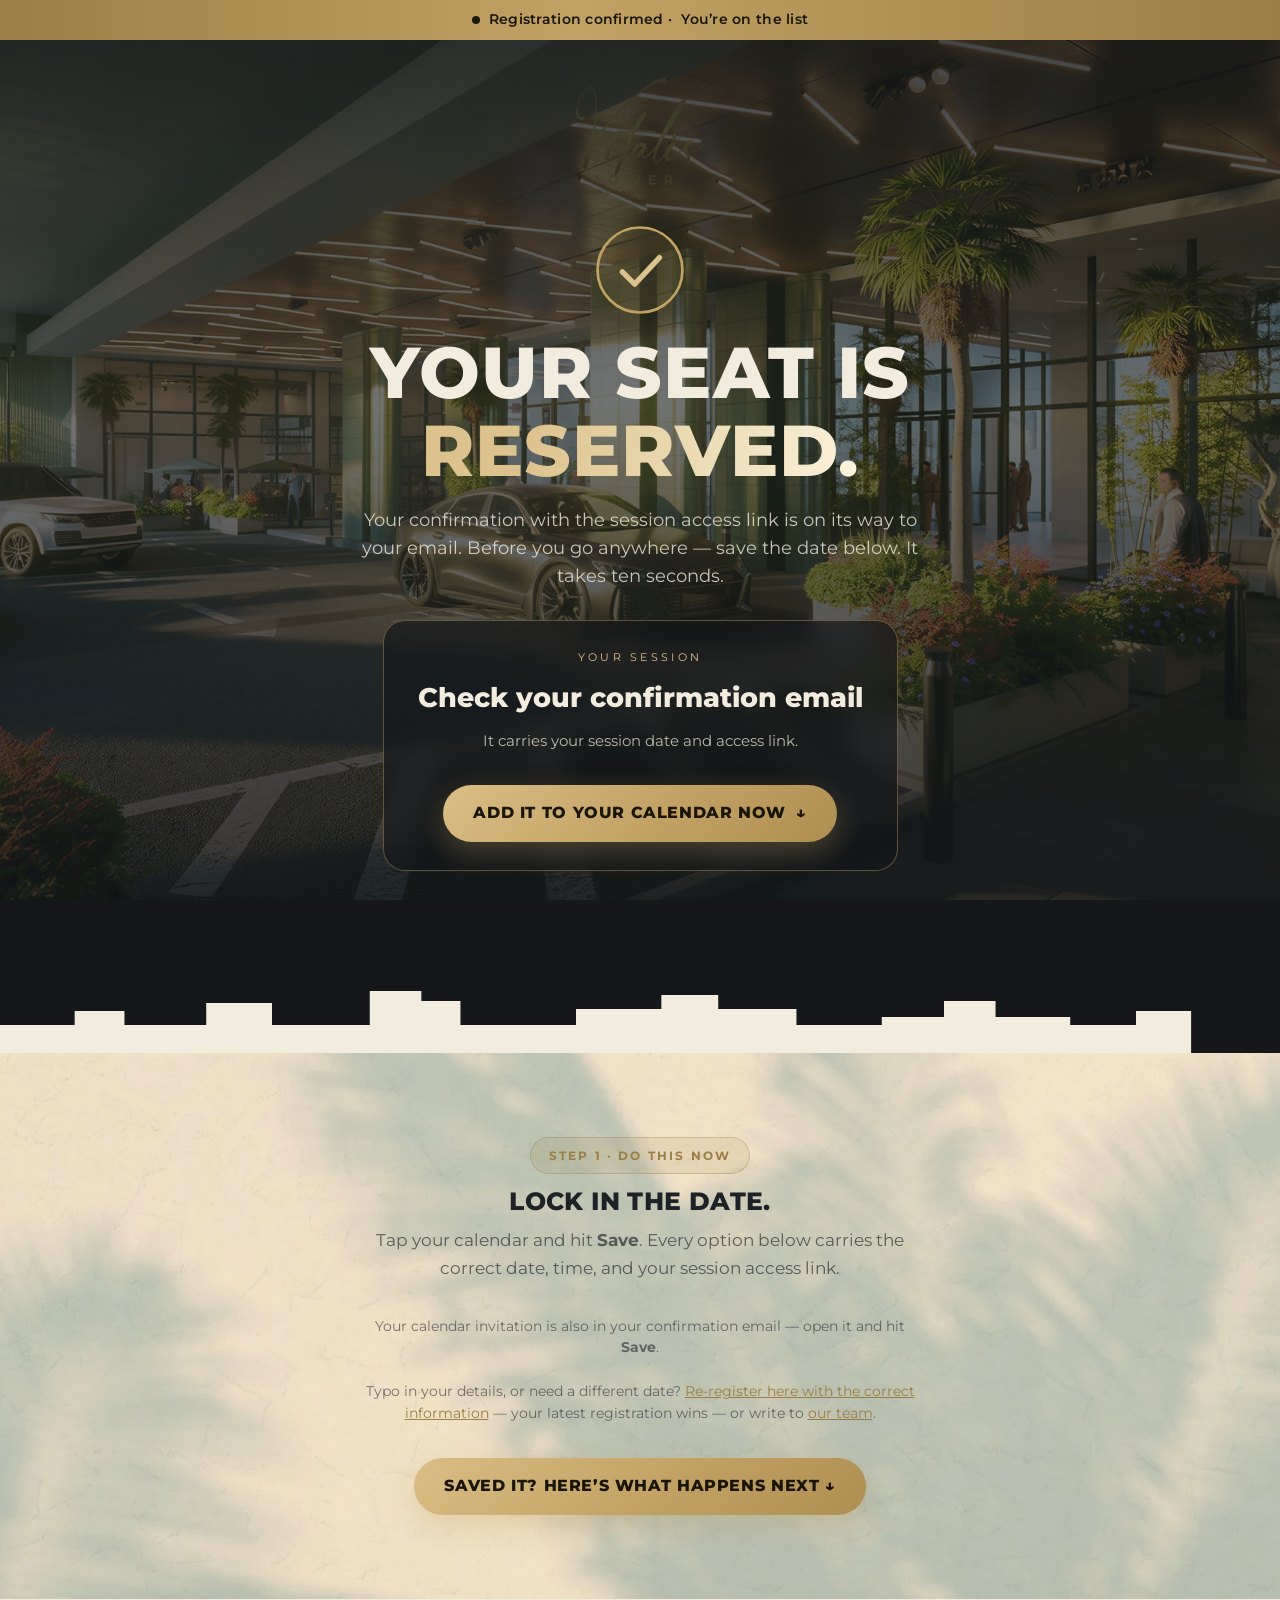
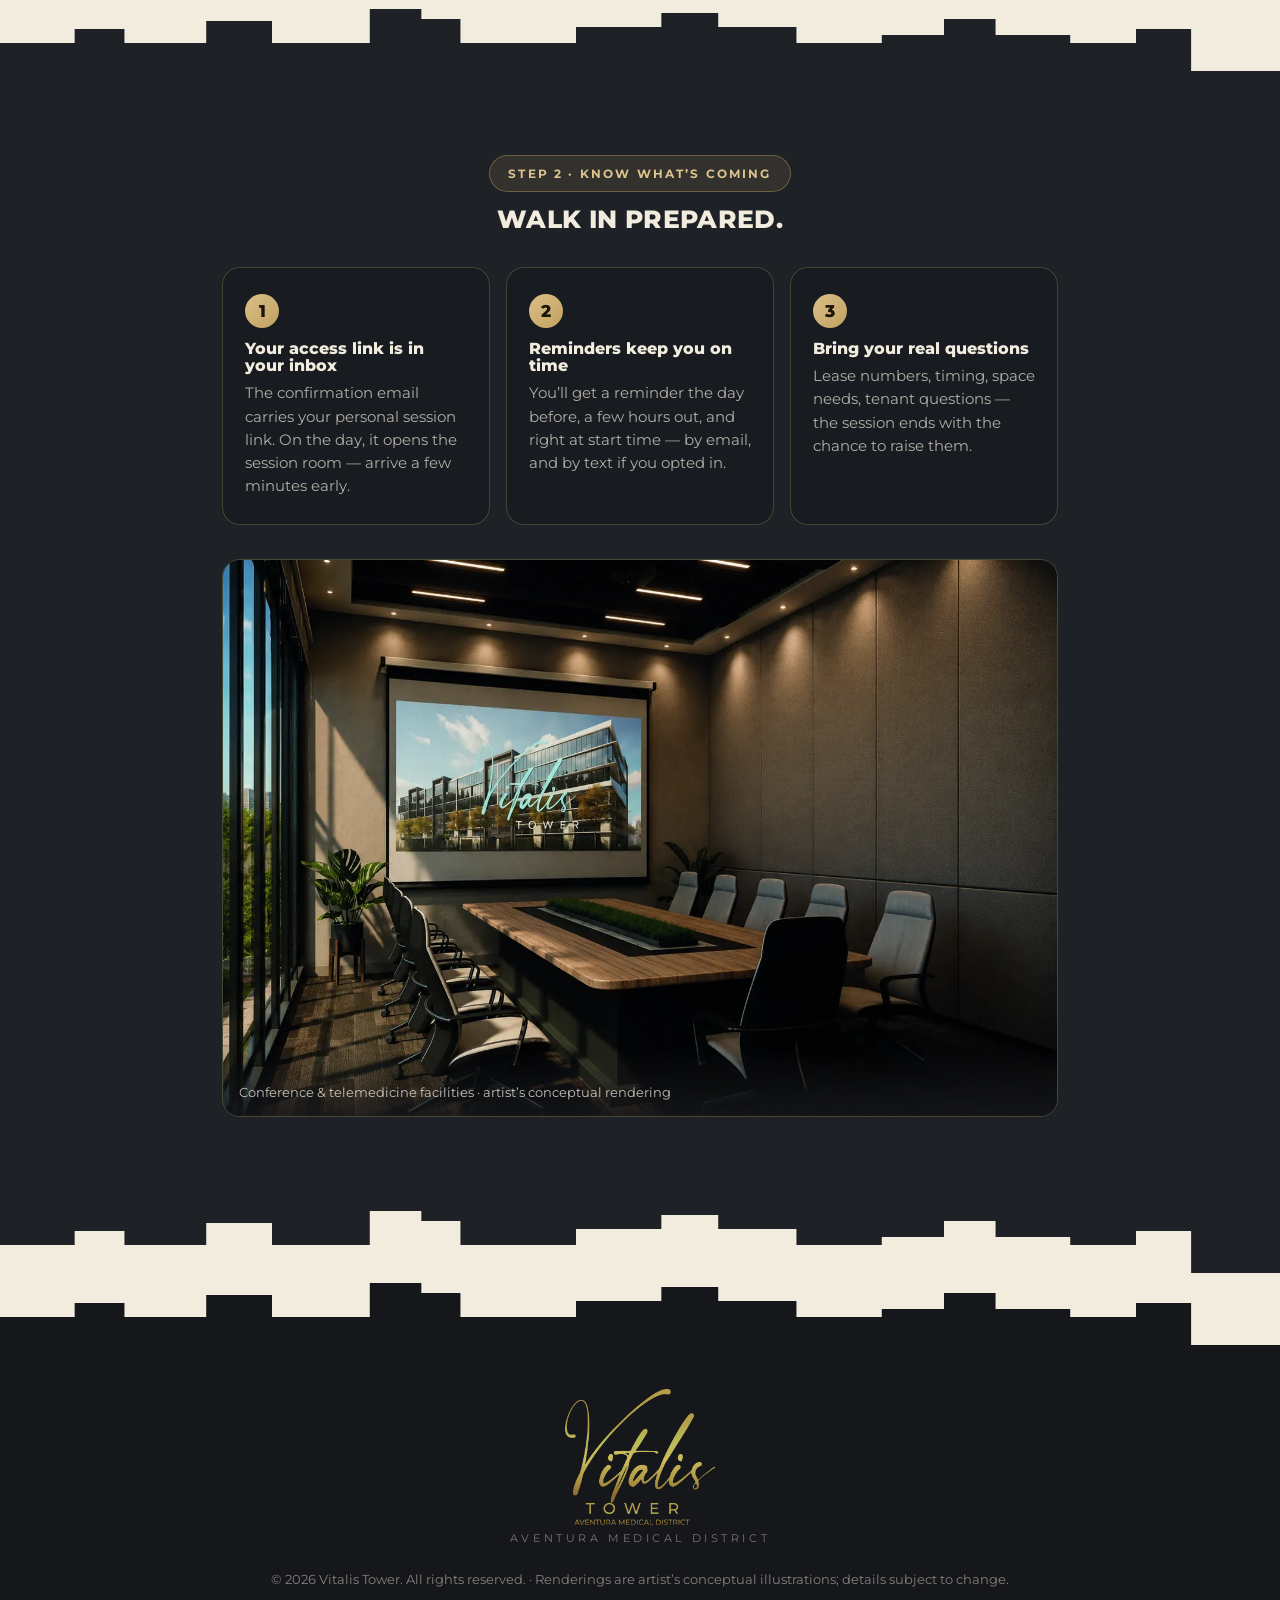
<file: webinar/confirmed/index.html>
<!doctype html>
<html lang="en">
<head>
  <meta charset="utf-8">
  <meta name="viewport" content="width=device-width, initial-scale=1">
  <meta name="robots" content="noindex">
  <title>You're Registered | Vitalis Tower Webinar</title>
  <link rel="icon" type="image/png" href="/images/favicon.png">
  <link rel="stylesheet" href="/css/brand.css">
  <link rel="stylesheet" href="/css/site.css">
  <link rel="stylesheet" href="/webinar/confirmed/style.css?v=1">
</head>
<body>

  <!-- ============ Announce bar ============ -->
  <div class="announce" role="note">
    <span class="announce-dot" aria-hidden="true"></span>
    Registration confirmed &middot; <span data-session="bar">You&rsquo;re on the list</span>
  </div>

  <main>

    <!-- ============ Hero — the confirmation moment ============ -->
    <section class="cf-hero theme-dark section-photo" aria-labelledby="cf-heading">
      <img class="section-bg" src="/images/renders/dropoff.webp" alt=""
           style="object-position: 50% 55%" fetchpriority="high">
      <div class="section-veil veil-photo" aria-hidden="true"></div>
      <div class="dust" id="hero-dust" aria-hidden="true"></div>

      <div class="cf-header rise rise-1">
        <a href="https://vitalistower.com" aria-label="Vitalis Tower home">
          <img src="/images/brand/logo-gold.png" alt="Vitalis Tower" width="982" height="894">
        </a>
      </div>

      <div class="container cf-hero-inner">
        <div class="cf-check-wrap rise rise-1" aria-hidden="true">
          <svg class="cf-check-svg" viewBox="0 0 104 104">
            <circle class="ck-disc" cx="52" cy="52" r="48"/>
            <circle class="ck-ring" cx="52" cy="52" r="48"/>
            <path class="ck-tick" d="M32 54 L46 68 L74 38"/>
          </svg>
        </div>

        <h1 id="cf-heading">
          <span class="h1-line rise rise-2">Your Seat Is</span>
          <span class="h1-line h1-shimmer rise rise-3">Reserved.</span>
        </h1>
        <p class="cf-hero-sub rise rise-4">Your confirmation with the session access link is on its way to your email<span id="cf-sms-note"></span>. Before you go anywhere &mdash; save the date below. It takes ten seconds.</p>

        <div class="cf-session-card rise rise-5" aria-live="polite">
          <p class="cf-session-label">Your Session</p>
          <p class="cf-date" id="cf-date">&nbsp;</p>
          <p class="cf-time" id="cf-time">&nbsp;</p>
          <p class="cf-local" id="cf-local"></p>

          <div class="countdown" id="countdown" aria-label="Time until your session begins">
            <div class="count-chip" data-chip="d"><span class="count-num" data-count="d">0</span><span class="count-label">Days</span></div>
            <div class="count-chip"><span class="count-num" data-count="h">00</span><span class="count-label">Hrs</span></div>
            <div class="count-chip"><span class="count-num" data-count="m">00</span><span class="count-label">Min</span></div>
            <div class="count-chip"><span class="count-num" data-count="s">00</span><span class="count-label">Sec</span></div>
          </div>
          <a class="cf-live-now" id="cf-live-now" href="/webinar/live/" hidden>
            <span class="announce-dot" aria-hidden="true"></span> We&rsquo;re live right now &mdash; join the session!
          </a>

          <a class="cf-cal-cta" id="cf-cal-cta" href="#lock-in" data-cta="hero">
            Add It to Your Calendar Now
            <span class="cta-arrow" aria-hidden="true">&#8595;</span>
          </a>
        </div>
      </div>
    </section>

    <div class="seam seam-dark-cream" aria-hidden="true"></div>

    <!-- ============ Step 1: add to calendar ============ -->
    <section class="section section-lockin theme-cream" id="lock-in" aria-labelledby="lockin-heading">
      <div class="palm-drift" aria-hidden="true"></div>
      <div class="container container-narrow" style="position:relative;z-index:2">
        <p class="step-chip" data-reveal>Step 1 &middot; Do this now</p>
        <h2 id="lockin-heading" data-reveal style="text-align:center">Lock In the Date.</h2>
        <p class="lockin-lede" data-reveal>Tap your calendar and hit <strong>Save</strong>. Every option below carries the correct date, time, and your session access link.</p>

        <div class="cal-grid" id="cal-grid" data-reveal-group>
          <a class="cal-btn" id="cal-google" target="_blank" rel="noopener" data-reveal>
            <span class="cal-btn-icon" aria-hidden="true">
              <svg viewBox="0 0 24 24">
                <path fill="#4285F4" d="M22.56 12.25c0-.78-.07-1.53-.2-2.25H12v4.26h5.92c-.26 1.37-1.04 2.53-2.21 3.31v2.77h3.57c2.08-1.92 3.28-4.74 3.28-8.09z"/>
                <path fill="#34A853" d="M12 23c2.97 0 5.46-.98 7.28-2.66l-3.57-2.77c-.98.66-2.23 1.06-3.71 1.06-2.86 0-5.29-1.93-6.16-4.53H2.18v2.84C3.99 20.53 7.7 23 12 23z"/>
                <path fill="#FBBC05" d="M5.84 14.1c-.22-.66-.35-1.36-.35-2.1s.13-1.44.35-2.1V7.06H2.18A10.96 10.96 0 0 0 1 12c0 1.78.43 3.45 1.18 4.94l3.66-2.84z"/>
                <path fill="#EA4335" d="M12 5.38c1.62 0 3.06.56 4.21 1.64l3.15-3.15C17.45 2.09 14.97 1 12 1 7.7 1 3.99 3.47 2.18 7.06l3.66 2.84c.87-2.6 3.3-4.52 6.16-4.52z"/>
              </svg>
            </span>
            <span class="cal-btn-name">Google Calendar</span>
            <span class="cal-btn-sub">One tap &middot; then Save</span>
          </a>
          <a class="cal-btn" id="cal-apple" data-reveal>
            <span class="cal-btn-icon" aria-hidden="true">
              <svg viewBox="0 0 24 24">
                <path fill="#2D3035" d="M12.152 6.896c-.948 0-2.415-1.078-3.96-1.04-2.04.027-3.91 1.183-4.961 3.014-2.117 3.675-.546 9.103 1.519 12.09 1.013 1.454 2.208 3.09 3.792 3.031 1.52-.065 2.09-.987 3.935-.987 1.831 0 2.35.987 3.96.948 1.637-.026 2.676-1.48 3.676-2.948 1.156-1.688 1.636-3.325 1.662-3.415-.039-.013-3.182-1.221-3.22-4.857-.026-3.04 2.48-4.494 2.597-4.559-1.429-2.09-3.623-2.324-4.39-2.376-2-.156-3.675 1.09-4.61 1.09zM15.53 3.83c.843-1.012 1.4-2.427 1.245-3.83-1.207.052-2.662.805-3.532 1.818-.78.896-1.454 2.338-1.273 3.714 1.338.104 2.715-.688 3.56-1.702"/>
              </svg>
            </span>
            <span class="cal-btn-name">Apple / iPhone</span>
            <span class="cal-btn-sub">One tap &middot; then Add</span>
          </a>
          <a class="cal-btn" id="cal-outlook" target="_blank" rel="noopener" data-reveal>
            <span class="cal-btn-icon" aria-hidden="true">
              <svg viewBox="0 0 24 24">
                <rect x="2" y="3.5" width="20" height="17" rx="3.5" fill="#0A64BC"/>
                <ellipse cx="12" cy="12" rx="5.1" ry="5.4" fill="none" stroke="#ffffff" stroke-width="2.4"/>
              </svg>
            </span>
            <span class="cal-btn-name">Outlook.com</span>
            <span class="cal-btn-sub">One tap &middot; then Save</span>
          </a>
          <a class="cal-btn" id="cal-office365" target="_blank" rel="noopener" data-reveal>
            <span class="cal-btn-icon" aria-hidden="true">
              <svg viewBox="0 0 24 24">
                <rect x="2" y="2" width="9.4" height="9.4" fill="#F25022"/>
                <rect x="12.6" y="2" width="9.4" height="9.4" fill="#7FBA00"/>
                <rect x="2" y="12.6" width="9.4" height="9.4" fill="#00A4EF"/>
                <rect x="12.6" y="12.6" width="9.4" height="9.4" fill="#FFB900"/>
              </svg>
            </span>
            <span class="cal-btn-name">Microsoft 365</span>
            <span class="cal-btn-sub">Work account &middot; then Save</span>
          </a>
          <a class="cal-btn" id="cal-other" download="vitalis-webinar.ics" data-reveal>
            <span class="cal-btn-icon" aria-hidden="true">
              <svg viewBox="0 0 24 24">
                <rect x="3" y="5" width="18" height="16" rx="3" fill="none" stroke="#9A7E45" stroke-width="2"/>
                <path d="M3 9.5h18M8 3v4M16 3v4" stroke="#9A7E45" stroke-width="2" fill="none"/>
                <path d="M9.5 15.5l2 2 3.5-4" stroke="#9A7E45" stroke-width="2" fill="none" stroke-linecap="round" stroke-linejoin="round"/>
              </svg>
            </span>
            <span class="cal-btn-name">Other Calendar</span>
            <span class="cal-btn-sub">Download .ics file</span>
          </a>
        </div>
        <p class="cal-fallback" id="cal-fallback" hidden>Your calendar invitation is also in your confirmation email &mdash; open it and hit <strong>Save</strong>.</p>
        <p class="cal-correct" data-reveal>Typo in your details, or need a different date? <a id="change-link" href="/webinar/#register">Re-register here with the correct information</a> &mdash; your latest registration wins &mdash; or write to <a id="contact-mail" href="#">our team</a>.</p>

        <a class="cf-cal-cta cal-next-cta" id="cal-next-cta" href="#expect" data-cta="calendar-next" data-reveal>
          Saved It? Here&rsquo;s What Happens Next
          <span class="cta-arrow" aria-hidden="true">&#8595;</span>
        </a>
      </div>
    </section>

    <div class="seam seam-cream-panel" aria-hidden="true"></div>

    <!-- ============ Step 2: what to expect ============ -->
    <section class="section section-expect theme-panel" id="expect" aria-labelledby="expect-heading">
      <div class="container container-narrow">
        <p class="step-chip step-chip-dark" data-reveal>Step 2 &middot; Know what&rsquo;s coming</p>
        <h2 id="expect-heading" data-reveal style="text-align:center">Walk In Prepared.</h2>

        <!-- Preview video — rendered only when a preview is configured -->
        <div class="pv-shell" id="pv-shell" data-reveal hidden>
          <div class="pv-frame">
            <span class="pv-badge"><span class="announce-dot" aria-hidden="true"></span> Session Preview</span>
            <video id="pv-video" controls playsinline preload="metadata" poster="/images/renders/exterior-dusk.webp"></video>
          </div>
          <p class="pv-note">Two minutes on what the session covers &mdash; sound on.</p>
        </div>

        <div class="expect-grid" data-reveal-group>
          <article class="expect-card" data-reveal>
            <span class="expect-num" aria-hidden="true">1</span>
            <h3>Your access link is in your inbox</h3>
            <p>The confirmation email carries your personal session link. On the day, it opens the session room &mdash; arrive a few minutes early.</p>
          </article>
          <article class="expect-card" data-reveal>
            <span class="expect-num" aria-hidden="true">2</span>
            <h3>Reminders keep you on time</h3>
            <p>You&rsquo;ll get a reminder the day before, a few hours out, and right at start time &mdash; by email, and by text if you opted in.</p>
          </article>
          <article class="expect-card" data-reveal>
            <span class="expect-num" aria-hidden="true">3</span>
            <h3>Bring your real questions</h3>
            <p>Lease numbers, timing, space needs, tenant questions &mdash; the session ends with the chance to raise them.</p>
          </article>
        </div>

        <figure class="expect-render" data-reveal>
          <img src="/images/renders/conference.webp" alt="Conference facility at Vitalis Tower — artist's conceptual rendering" loading="lazy" width="1400" height="932">
          <figcaption>Conference &amp; telemedicine facilities &middot; artist&rsquo;s conceptual rendering</figcaption>
        </figure>
      </div>
    </section>

    <div class="seam seam-panel-cream" aria-hidden="true"></div>

    <!-- ============ Bonus: early private-presentation booking ============ -->
    <section class="section section-unlock theme-cream" id="unlock" data-state="locked" aria-labelledby="unlock-heading" hidden>
      <div class="palm-drift" aria-hidden="true"></div>
      <div class="container container-narrow" style="position:relative;z-index:2">
        <p class="step-chip" data-reveal>Bonus &middot; For the decisive</p>
        <h2 id="unlock-heading" data-reveal style="text-align:center">Skip the Line.</h2>
        <p class="unlock-lede" data-reveal id="unlock-lede">Most buyers wait for the webinar to book a private presentation. If you already know you want the one-on-one &mdash; stay on this page a few minutes and the calendar opens right here.</p>

        <div class="lk-card" data-reveal id="lk-card">
          <div class="lk-ring-wrap" aria-hidden="true">
            <svg viewBox="0 0 120 120">
              <circle class="lk-ring-track" cx="60" cy="60" r="54"/>
              <circle class="lk-ring-bar" id="lk-ring" cx="60" cy="60" r="54"/>
            </svg>
            <span class="lk-lock" id="lk-lock">&#128274;</span>
          </div>
          <p class="lk-time" id="lk-time" aria-live="off">5:00</p>
          <p class="lk-copy">The private booking calendar opens when the timer hits zero. Look through <a href="#expect">what to expect</a> while you wait.</p>
        </div>

        <div class="lk-unlocked" id="lk-unlocked" aria-live="polite">
          <p class="lk-badge">&#128275; The calendar is open</p>
          <p class="unlock-lede" id="unlock-sub">Pick any time that works. A real conversation with the sales team about your situation &mdash; no obligation.</p>
          <div class="lk-embed" id="lk-embed"></div>
        </div>
      </div>
    </section>

    <div class="seam seam-cream-dark" aria-hidden="true"></div>
  </main>

  <!-- Mobile sticky CTA: back to the calendar buttons -->
  <a href="#lock-in" class="sticky-cta" id="sticky-cta" data-cta="sticky">
    <span class="sticky-cta-label">Add It to My Calendar</span>
    <span class="sticky-cta-session" data-session="short"></span>
  </a>

  <!-- ============ Footer ============ -->
  <footer class="site-footer theme-dark cf-footer">
    <div class="container">
      <div class="footer-logo"><img src="/images/brand/logo-gold.png" alt="Vitalis Tower" width="982" height="894" loading="lazy"></div>
      <p class="footer-district">Aventura Medical District</p>
      <p class="copyright">&copy; <span id="year"></span> Vitalis Tower. All rights reserved. &middot; Renderings are artist&rsquo;s conceptual illustrations; details subject to change.</p>
    </div>
  </footer>

  <script src="/config/funnel.js"></script>
  <script src="/js/attribution.js" defer></script>
  <script src="/js/core.js" defer></script>
  <script src="/webinar/confirmed/app.js?v=1" defer></script>
</body>
</html>
</file>
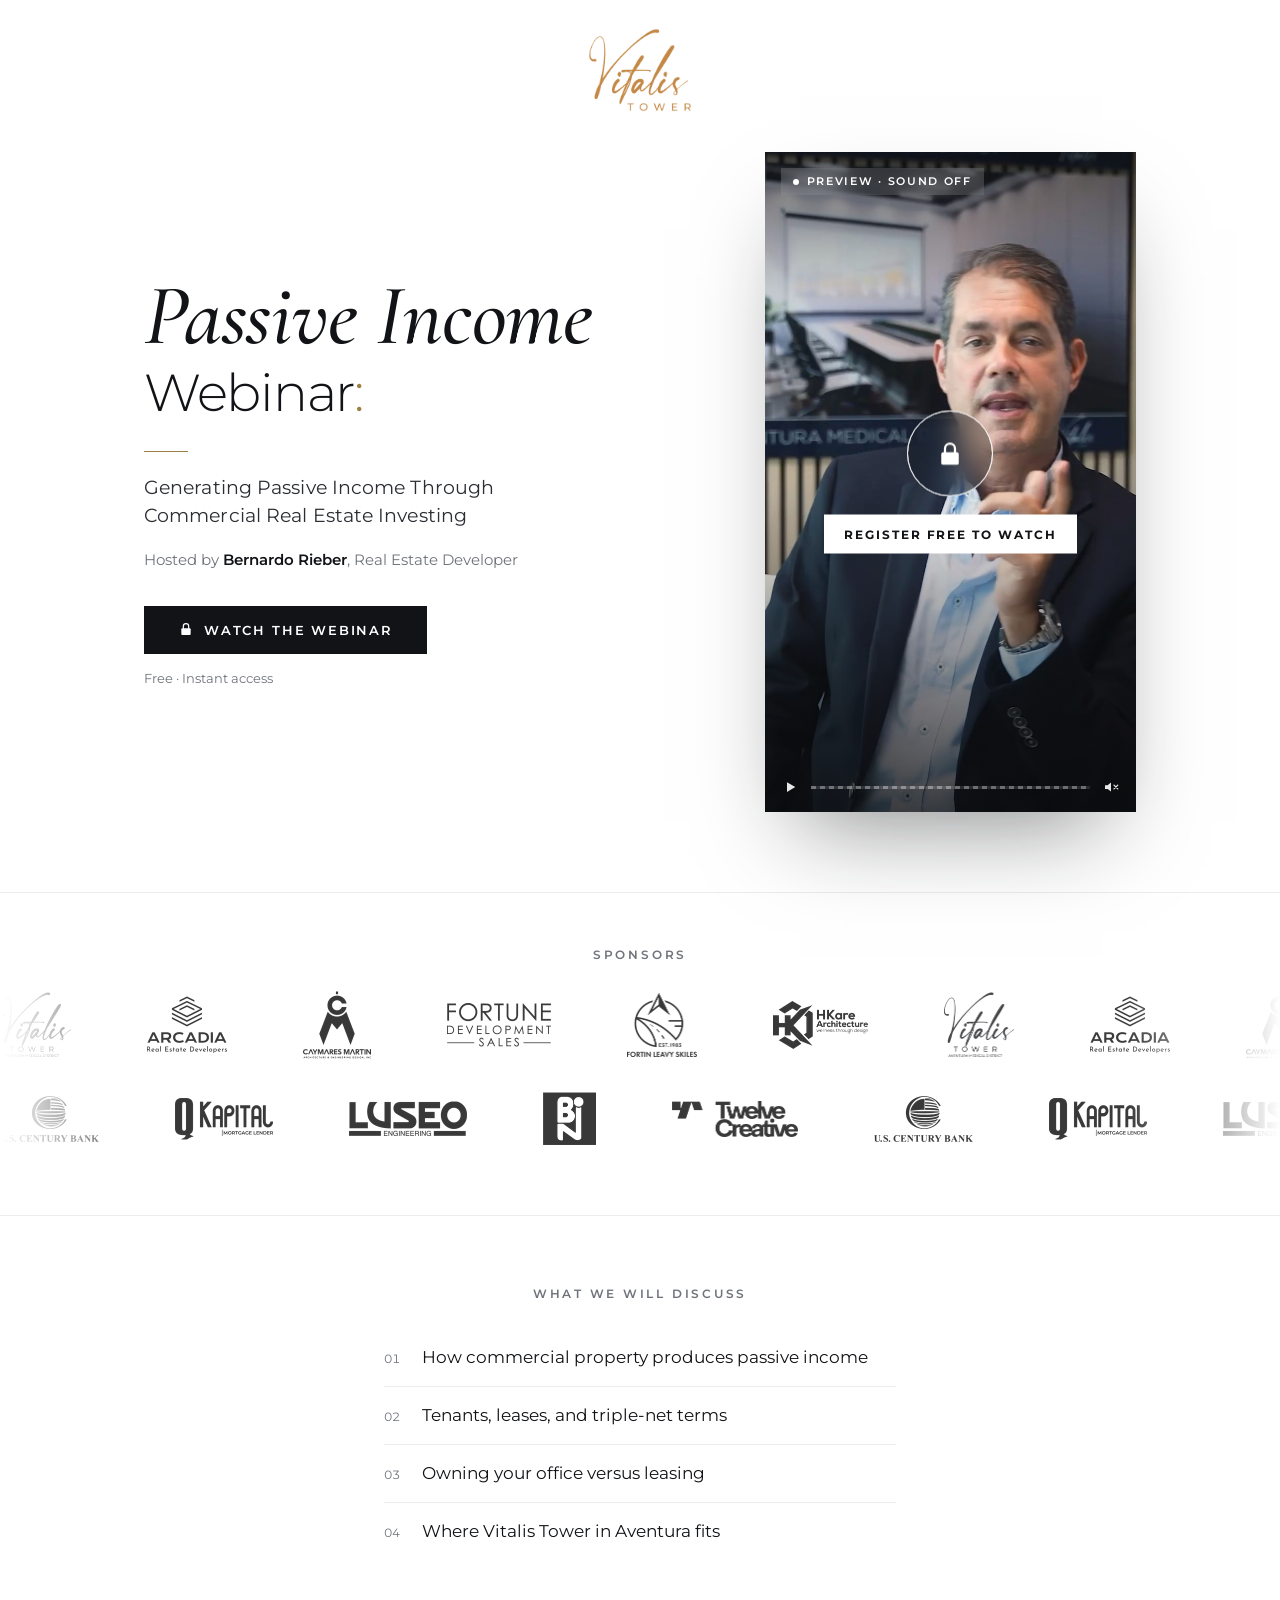
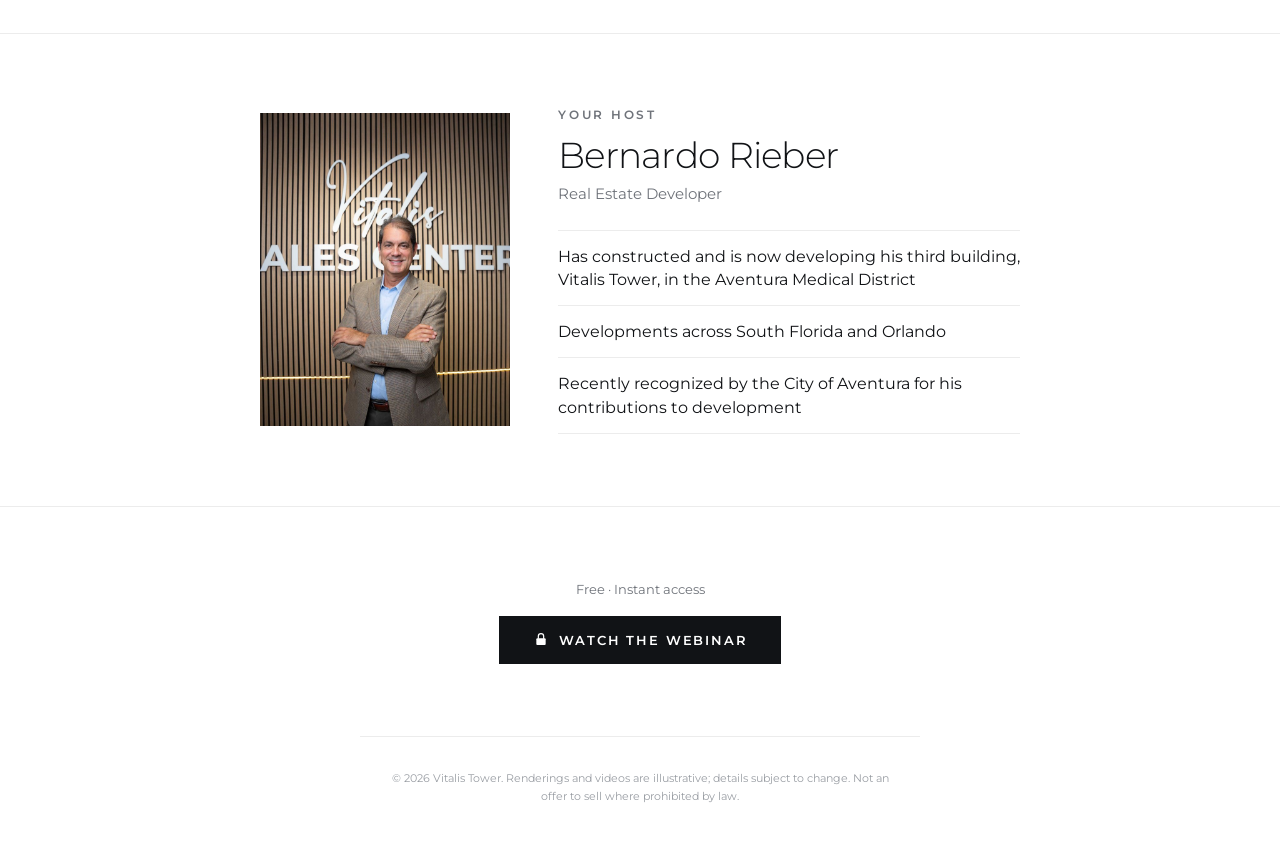
<file: webinar/pro/index.html>
<!DOCTYPE html>
<html lang="en">
<head>
  <meta charset="utf-8">
  <meta name="viewport" content="width=device-width, initial-scale=1">
  <title data-i18n="title_pro">Passive Income Webinar — Commercial Real Estate Investing | Vitalis Tower</title>
  <meta name="description" data-i18n-attr="content:desc_pro" content="Generating passive income through commercial real estate investing — a free, on-demand webinar hosted by developer Bernardo Rieber. Register and watch instantly.">
  <meta name="robots" content="noindex">
  <link rel="canonical" href="https://vitalis.twelvecreative.io/webinar/pro/">
  <link rel="icon" type="image/png" href="/images/favicon.png">
  <link rel="apple-touch-icon" href="/images/apple-touch-icon.png">

  <meta property="og:type" content="website">
  <meta property="og:url" content="https://vitalis.twelvecreative.io/webinar/pro/">
  <meta property="og:title" content="Passive Income Webinar — Commercial Real Estate Investing | Vitalis Tower">
  <meta property="og:description" content="A free, on-demand webinar hosted by developer Bernardo Rieber. Register and watch instantly.">
  <meta property="og:image" content="https://vitalis.twelvecreative.io/images/og-image.jpg">
  <meta name="twitter:card" content="summary_large_image">

  <link rel="preload" href="/images/webinar/preview-poster.jpg" as="image">
  <link rel="stylesheet" href="/css/brand.css">
  <link rel="stylesheet" href="/webinar/pro/style.css?v=10">
</head>
<body class="pro">

  <!-- Brand mark only: deliberately not a link, so nothing leads visitors off the page -->
  <header class="p-top">
    <img class="p-top-logo" src="/images/brand/logo-gold-brochure-header.webp" alt="Vitalis Tower" width="270" height="220" draggable="false">
  </header>

  <main>

    <!-- ============ Hero: copy + the locked player ============ -->
    <section class="p-hero">
      <div class="p-hero-copy fade-in">
        <h1 class="p-title">
          <span class="t-serif" data-i18n="p_t1">Passive Income</span>
          <span class="t-sans">Webinar<span class="t-colon">:</span></span>
        </h1>
        <span class="p-rule" aria-hidden="true"></span>
        <p class="p-subhead" data-i18n="p_subhead">Generating Passive Income Through Commercial Real Estate Investing</p>
        <p class="p-hosted" data-i18n-html="hosted">Hosted by <strong>Bernardo&nbsp;Rieber</strong>, Real&nbsp;Estate&nbsp;Developer</p>
      </div>

      <div class="p-hero-cta fade-in">
        <button class="p-btn p-btn-lock" type="button" data-open-reg="hero">
          <svg class="i-lock" viewBox="0 0 24 24" aria-hidden="true"><rect x="5" y="11" width="14" height="10" rx="1.5"/><path class="shackle" d="M8 11V8a4 4 0 0 1 8 0v3"/></svg>
          <span data-cta-label data-i18n="p_cta">Watch the webinar</span>
        </button>
        <p class="p-cta-note" data-i18n="p_free">Free &middot; Instant access</p>
      </div>

      <div class="p-stage fade-in-late">
        <div class="p-player" id="player" data-state="locked">
          <video id="pv" muted loop playsinline preload="auto"
                 poster="/images/webinar/preview-poster.jpg"
                 disablepictureinpicture controlslist="nodownload noplaybackrate"
                 aria-label="Webinar preview" data-i18n-attr="aria-label:p_video_label"></video>

          <!-- The lock: the whole overlay is one big "register" button -->
          <button class="pl-lock" id="pl-lock" type="button" aria-label="Register free to watch the full webinar" data-i18n-attr="aria-label:p_lock_label">
            <span class="pl-badge" data-i18n-html="p_badge"><i aria-hidden="true"></i>Preview &middot; Sound off</span>
            <span class="pl-center">
              <span class="pl-ring" aria-hidden="true">
                <svg class="i-lock" viewBox="0 0 24 24"><rect x="5" y="11" width="14" height="10" rx="1.5"/><path class="shackle" d="M8 11V8a4 4 0 0 1 8 0v3"/></svg>
              </span>
              <span class="pl-cta" data-i18n="p_lock_cta">Register free to watch</span>
            </span>
            <span class="pl-bar" aria-hidden="true">
              <svg viewBox="0 0 24 24" class="i-fill"><path d="M8 5.5v13l11-6.5z"/></svg>
              <span class="pl-track"><i id="pl-fill"></i></span>
              <svg viewBox="0 0 24 24" class="i-line"><path class="i-solid" d="M4 9.5h3.5L12 6v12l-4.5-3.5H4z"/><path d="M16 9.5l5 5M21 9.5l-5 5"/></svg>
            </span>
          </button>
        </div>
      </div>
    </section>

    <!-- ============ Sponsors: two rows, opposite directions ============ -->
    <section class="p-sponsors" aria-labelledby="p-sp-h">
      <h2 class="p-kicker" id="p-sp-h" data-i18n="sponsors">Sponsors</h2>
      <div class="mq" data-mq>
        <ul class="mq-track">
          <li><img src="/images/sponsors/vitalis-tower.png" alt="Vitalis Tower" width="141" height="144"></li>
          <li><img src="/images/sponsors/arcadia.png" alt="Arcadia Real Estate Developers" width="160" height="144"></li>
          <li><img src="/images/sponsors/caymares-martin.png" alt="Caymares Martin Architecture &amp; Engineering Design" width="136" height="144"></li>
          <li><img src="/images/sponsors/fortune-development-sales.png" alt="Fortune Development Sales" width="208" height="144"></li>
          <li><img src="/images/sponsors/fortin-leavy-skiles.png" alt="Fortin Leavy Skiles" width="141" height="144"></li>
          <li><img src="/images/sponsors/hkare-architecture.png" alt="HKare Architecture" width="189" height="144"></li>
        </ul>
      </div>
      <div class="mq mq-right" data-mq>
        <ul class="mq-track">
          <li><img src="/images/sponsors/us-century-bank.png" alt="U.S. Century Bank" width="198" height="144"></li>
          <li><img src="/images/sponsors/q-kapital.png" alt="Q Kapital Mortgage Lender" width="196" height="144"></li>
          <li><img src="/images/sponsors/luseo-engineering.png" alt="LUSEO Engineering" width="236" height="144"></li>
          <li><img src="/images/sponsors/bin.png" alt="Sponsor" width="105" height="144"></li>
          <li><img src="/images/sponsors/twelve-creative.png" alt="Twelve Creative" width="253" height="144"></li>
        </ul>
      </div>
    </section>

    <!-- ============ What we will discuss ============ -->
    <section class="p-section p-narrow" aria-labelledby="p-disc-h">
      <h2 class="p-kicker" id="p-disc-h" data-i18n="p_disc">What we will discuss</h2>
      <ol class="p-list">
        <li data-i18n="p_disc1">How commercial property produces passive income</li>
        <li data-i18n="p_disc2">Tenants, leases, and triple-net terms</li>
        <li data-i18n="p_disc3">Owning your office versus leasing</li>
        <li data-i18n="p_disc4">Where Vitalis Tower in Aventura fits</li>
      </ol>
    </section>

    <!-- ============ Host ============ -->
    <section class="p-section p-host-wrap" aria-labelledby="p-host-h">
      <div class="p-host">
        <img class="p-host-photo" src="/images/webinar/bernardo-rieber.jpg?v=2" alt="Bernardo Rieber at the Vitalis Tower Sales Center" data-i18n-attr="alt:p_host_alt" width="800" height="1000" loading="lazy">
        <div>
          <p class="p-kicker p-kicker-left" data-i18n="p_host_kicker">Your host</p>
          <h2 id="p-host-h">Bernardo Rieber</h2>
          <p class="p-host-role" data-i18n="p_role">Real Estate Developer</p>
          <ul class="p-creds">
            <li data-i18n="p_cred1">Has constructed and is now developing his third building, Vitalis Tower, in the Aventura Medical District</li>
            <li data-i18n="p_cred2">Developments across South Florida and Orlando</li>
            <li data-i18n="p_cred3">Recently recognized by the City of Aventura for his contributions to development</li>
          </ul>
        </div>
      </div>
    </section>

    <!-- ============ Final call ============ -->
    <section class="p-section p-final">
      <p class="p-cta-note" data-i18n="p_free">Free &middot; Instant access</p>
      <button class="p-btn p-btn-lock" type="button" data-open-reg="final">
        <svg class="i-lock" viewBox="0 0 24 24" aria-hidden="true"><rect x="5" y="11" width="14" height="10" rx="1.5"/><path class="shackle" d="M8 11V8a4 4 0 0 1 8 0v3"/></svg>
        <span data-cta-label data-i18n="p_cta">Watch the webinar</span>
      </button>
    </section>

  </main>

  <footer class="p-footer">
    <p data-i18n-html="footer">&copy; <span id="year"></span> Vitalis Tower. Renderings and videos are illustrative; details subject to change. Not an offer to sell where prohibited by law.</p>
  </footer>

  <!-- ============ Registration pop-up ============ -->
  <dialog class="p-dialog" id="reg-dialog" aria-labelledby="dlg-title">
    <div class="dlg-grid">
      <div class="dlg-media" aria-hidden="true">
        <video id="dlg-video" muted loop playsinline preload="none" poster="/images/webinar/preview-poster.jpg"></video>
        <div class="dlg-media-cap">
          <span class="dlg-chip"><svg class="i-lock" viewBox="0 0 24 24"><rect x="5" y="11" width="14" height="10" rx="1.5"/><path class="shackle" d="M8 11V8a4 4 0 0 1 8 0v3"/></svg><span data-i18n="p_chip">Full webinar</span></span>
          <p data-i18n-html="p_cap"><strong>Bernardo Rieber</strong>Real Estate Developer</p>
        </div>
      </div>

      <div class="dlg-body">
        <button class="dlg-close" id="dlg-close" type="button" aria-label="Close" data-i18n-attr="aria-label:p_close">&times;</button>
        <p class="dlg-kicker" data-i18n="p_free">Free &middot; Instant access</p>
        <h2 id="dlg-title" tabindex="-1" autofocus data-i18n="p_dlg_title">Unlock the full webinar</h2>
        <p class="dlg-sub" data-i18n="p_dlg_sub">Register once and start watching right away.</p>

        <form id="reg-form" class="p-form" novalidate>
          <div class="p-row">
            <div class="p-field">
              <label for="first_name" data-i18n="p_first">First name</label>
              <input id="first_name" name="first_name" type="text" autocomplete="given-name" required aria-describedby="err-first_name">
              <p class="p-err" id="err-first_name" hidden data-i18n="p_err_first">Please enter your first name.</p>
            </div>
            <div class="p-field">
              <label for="last_name" data-i18n="p_last">Last name</label>
              <input id="last_name" name="last_name" type="text" autocomplete="family-name" required aria-describedby="err-last_name">
              <p class="p-err" id="err-last_name" hidden data-i18n="p_err_last">Please enter your last name.</p>
            </div>
          </div>

          <div class="p-field">
            <label for="email" data-i18n="p_email">Email</label>
            <input id="email" name="email" type="email" inputmode="email" autocomplete="email" required aria-describedby="err-email">
            <p class="p-err" id="err-email" hidden data-i18n="p_err_email">Please enter a valid email address.</p>
          </div>

          <div class="p-field">
            <label for="phone" data-i18n="p_phone">Mobile phone</label>
            <input id="phone" name="phone" type="tel" inputmode="tel" autocomplete="tel" required aria-describedby="err-phone">
            <p class="p-err" id="err-phone" hidden data-i18n="p_err_phone">Please enter a valid phone number.</p>
          </div>

          <fieldset class="p-interest">
            <legend data-i18n="p_interest">I&rsquo;m interested in</legend>
            <div class="p-seg">
              <label><input type="radio" name="buyer_interest" value="investment" checked><span data-i18n="p_int1">Investing</span></label>
              <label><input type="radio" name="buyer_interest" value="practice"><span data-i18n="p_int2">My own office</span></label>
              <label><input type="radio" name="buyer_interest" value="both"><span data-i18n="p_int3">Both</span></label>
            </div>
          </fieldset>

          <label class="p-consent">
            <input type="checkbox" id="sms_consent" name="sms_consent">
            <span data-i18n="p_consent">Text me the link. Msg &amp; data rates may apply; reply STOP to opt out.</span>
          </label>

          <div class="hp-field" aria-hidden="true">
            <label for="company">Company</label>
            <input id="company" name="company" type="text" tabindex="-1" autocomplete="off">
          </div>

          <button type="submit" class="p-btn p-btn-lock p-submit" id="reg-submit">
            <svg class="i-lock" viewBox="0 0 24 24" aria-hidden="true"><rect x="5" y="11" width="14" height="10" rx="1.5"/><path class="shackle" d="M8 11V8a4 4 0 0 1 8 0v3"/></svg>
            <span id="reg-submit-label" data-i18n="p_submit">Unlock the webinar</span>
          </button>
          <div class="p-form-error" id="form-error" role="alert" hidden></div>
          <p class="p-fine" data-i18n="p_fine">We&rsquo;ll also email you a link so you can watch anytime.</p>
        </form>
      </div>
    </div>
  </dialog>

  <noscript>
    <div style="padding:18px;text-align:center;background:#111;color:#fff">This page needs JavaScript to play the webinar and register you.</div>
  </noscript>

  <script src="/config/funnel.js?v=5"></script>
  <script src="/webinar/pro/i18n.js?v=2"></script>
  <script src="/js/attribution.js" defer></script>
  <script src="/js/core.js" defer></script>
  <script src="/webinar/pro/marquee.js?v=1" defer></script>
  <script src="/webinar/pro/app.js?v=5" defer></script>
</body>
</html>
</file>
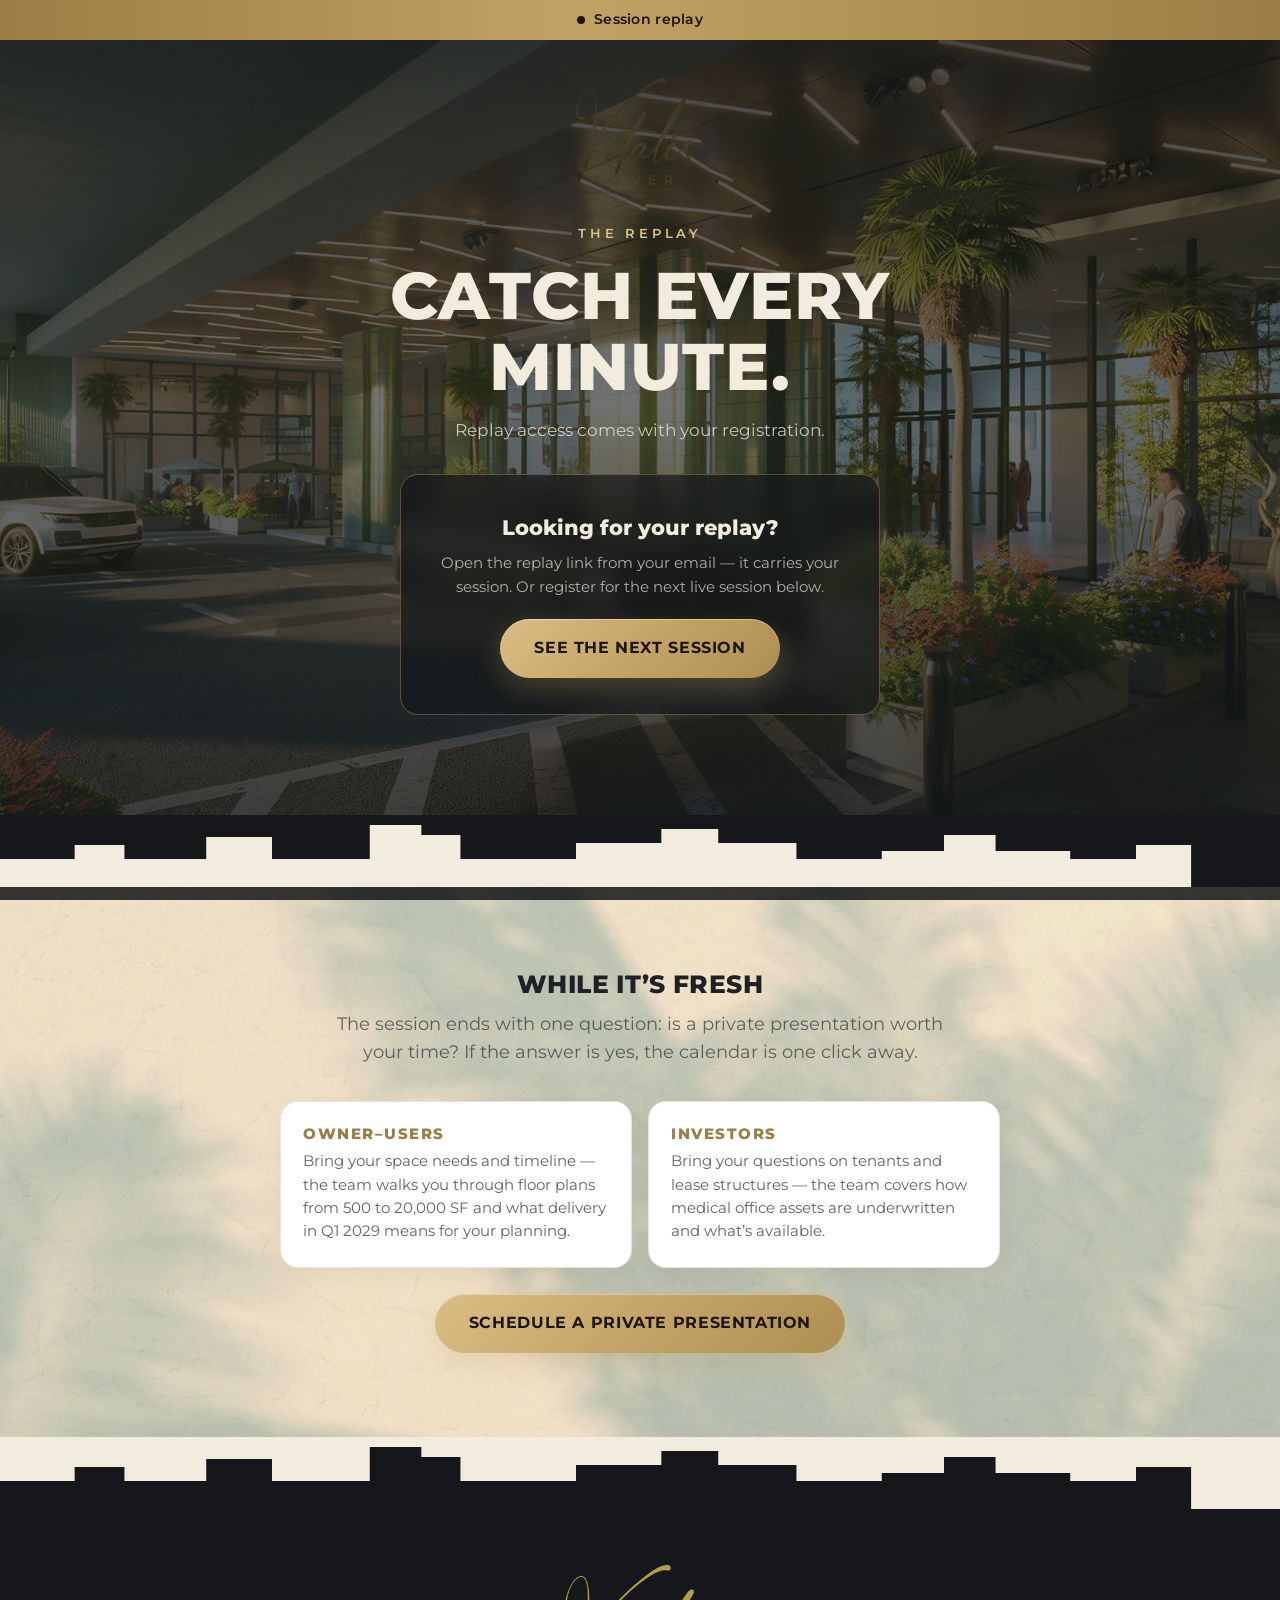
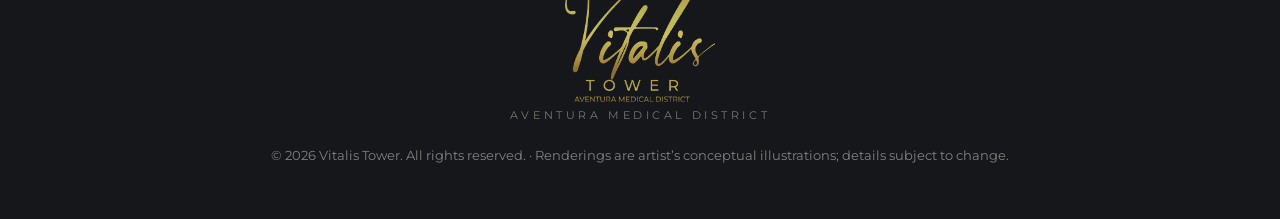
<file: webinar/replay/index.html>
<!doctype html>
<html lang="en">
<head>
  <meta charset="utf-8">
  <meta name="viewport" content="width=device-width, initial-scale=1">
  <meta name="robots" content="noindex">
  <title>Session Replay | Vitalis Tower Webinar</title>
  <link rel="icon" type="image/png" href="/images/favicon.png">
  <link rel="stylesheet" href="/css/brand.css">
  <link rel="stylesheet" href="/css/site.css">
  <link rel="stylesheet" href="/webinar/replay/style.css?v=1">
</head>
<body>

  <div class="announce" role="note">
    <span class="announce-dot" aria-hidden="true"></span>
    <span id="announce-text">Session replay</span>
  </div>

  <main>
    <section class="rp-hero theme-dark section-photo" aria-labelledby="rp-heading">
      <img class="section-bg" src="/images/renders/exterior-lawn.webp" alt="" style="object-position: 50% 40%" fetchpriority="high">
      <div class="section-veil veil-photo" aria-hidden="true"></div>
      <div class="dust" id="hero-dust" aria-hidden="true"></div>

      <div class="cf-header rise rise-1">
        <a href="https://vitalistower.com" aria-label="Vitalis Tower home">
          <img src="/images/brand/logo-gold.png" alt="Vitalis Tower" width="982" height="894">
        </a>
      </div>

      <div class="container rp-inner">
        <p class="eyebrow rise rise-2" id="rp-kicker">The Replay</p>
        <h1 id="rp-heading" class="rise rise-3">Catch Every Minute.</h1>
        <p class="rp-sub rise rise-4" id="rp-sub">Loading your replay&hellip;</p>

        <!-- STATE: replay available -->
        <div class="rp-player-wrap rise rise-5" id="rp-available" hidden>
          <p class="rp-window" id="rp-window"></p>
          <div class="rp-frame">
            <video id="rp-video" controls playsinline preload="metadata" poster="/images/renders/exterior-dusk.webp"></video>
          </div>
          <div class="rp-cta-row">
            <a class="btn btn-glow" id="rp-book-cta" href="/consultation/" data-cta="replay-book">Schedule a Private Presentation</a>
            <a class="btn btn-ghost" href="/webinar/" data-cta="replay-register">Join the Next Live Session</a>
          </div>
        </div>

        <!-- STATE: session upcoming -->
        <div class="rp-state" id="rp-upcoming" hidden>
          <p class="rp-state-title">This session hasn&rsquo;t happened yet.</p>
          <p class="rp-state-sub" id="rp-upcoming-sub"></p>
          <a class="btn" id="rp-upcoming-link" href="/webinar/confirmed/">View My Confirmation</a>
        </div>

        <!-- STATE: live right now -->
        <div class="rp-state" id="rp-live" hidden>
          <p class="rp-state-title">It&rsquo;s happening right now.</p>
          <p class="rp-state-sub">Skip the replay &mdash; join the session while it&rsquo;s on.</p>
          <a class="btn btn-glow" id="rp-live-link" href="/webinar/live/">Join the Session</a>
        </div>

        <!-- STATE: replay being prepared -->
        <div class="rp-state" id="rp-pending" hidden>
          <p class="rp-state-title">The replay is being prepared.</p>
          <p class="rp-state-sub">It&rsquo;ll land in your inbox as soon as it&rsquo;s ready. In the meantime, the next step doesn&rsquo;t need the video:</p>
          <a class="btn" href="/consultation/" data-cta="replay-pending-book">Schedule a Private Presentation</a>
        </div>

        <!-- STATE: replay expired -->
        <div class="rp-state" id="rp-expired" hidden>
          <p class="rp-state-title">This replay window has closed.</p>
          <p class="rp-state-sub" id="rp-expired-sub">Replays stay up for a limited time after each session &mdash; but the next live session is open for registration.</p>
          <a class="btn btn-glow" href="/webinar/" data-cta="replay-expired-register">Register for the Next Session</a>
        </div>

        <!-- STATE: no registration found -->
        <div class="rp-state" id="rp-none" hidden>
          <p class="rp-state-title">Looking for your replay?</p>
          <p class="rp-state-sub">Open the replay link from your email &mdash; it carries your session. Or register for the next live session below.</p>
          <a class="btn" href="/webinar/" data-cta="replay-none-register">See the Next Session</a>
        </div>
      </div>
    </section>

    <div class="seam seam-dark-cream" aria-hidden="true"></div>

    <section class="section theme-cream" aria-labelledby="next-heading">
      <div class="palm-drift" aria-hidden="true"></div>
      <div class="container container-narrow" style="position:relative;z-index:2;text-align:center">
        <h2 id="next-heading">While It&rsquo;s Fresh</h2>
        <p class="section-lede">The session ends with one question: is a private presentation worth your time? If the answer is yes, the calendar is one click away.</p>
        <div class="rp-next-grid" data-reveal-group>
          <article class="rp-next-card" data-reveal>
            <h3>Owner&ndash;users</h3>
            <p>Bring your space needs and timeline &mdash; the team walks you through floor plans from 500 to 20,000 SF and what delivery in Q1 2029 means for your planning.</p>
          </article>
          <article class="rp-next-card" data-reveal>
            <h3>Investors</h3>
            <p>Bring your questions on tenants and lease structures &mdash; the team covers how medical office assets are underwritten and what&rsquo;s available.</p>
          </article>
        </div>
        <a class="btn btn-glow" href="/consultation/" data-cta="replay-bottom-book" style="margin-top:26px">Schedule a Private Presentation</a>
      </div>
    </section>

    <div class="seam seam-cream-dark" aria-hidden="true"></div>
  </main>

  <footer class="site-footer theme-dark">
    <div class="container">
      <div class="footer-logo"><img src="/images/brand/logo-gold.png" alt="Vitalis Tower" width="982" height="894" loading="lazy"></div>
      <p class="footer-district">Aventura Medical District</p>
      <p class="copyright">&copy; <span id="year"></span> Vitalis Tower. All rights reserved. &middot; Renderings are artist&rsquo;s conceptual illustrations; details subject to change.</p>
    </div>
  </footer>

  <script src="/config/funnel.js"></script>
  <script src="/js/attribution.js" defer></script>
  <script src="/js/core.js" defer></script>
  <script src="/webinar/replay/app.js?v=1" defer></script>
</body>
</html>
</file>
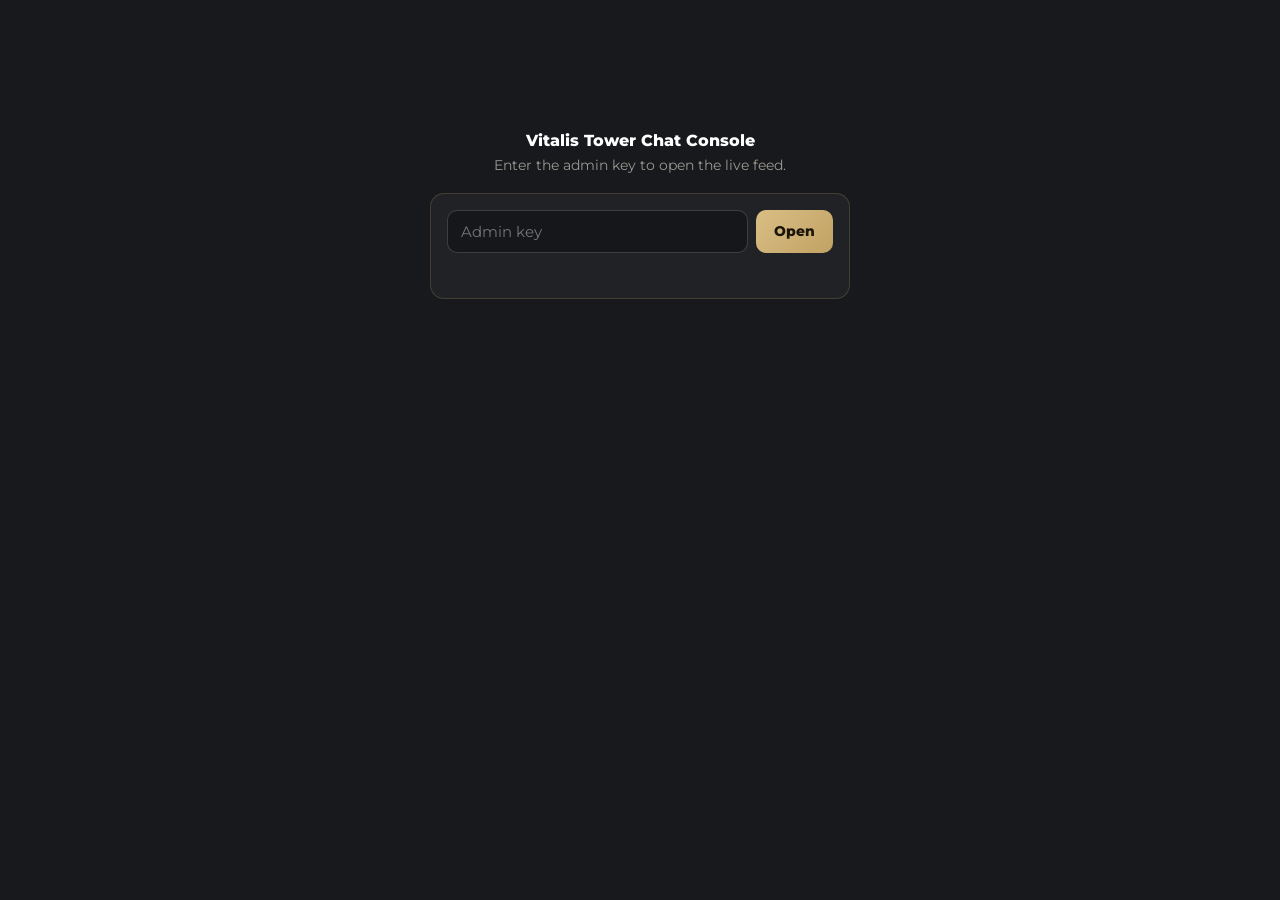
<file: webinar/live/admin/index.html>
<!doctype html>
<html lang="en">
<head>
  <meta charset="utf-8">
  <meta name="viewport" content="width=device-width, initial-scale=1">
  <meta name="robots" content="noindex, nofollow">
  <title>Chat Console | Vitalis Tower Live</title>
  <link rel="icon" type="image/png" href="/images/favicon.png">
  <link rel="stylesheet" href="/css/brand.css">
  <style>
    * { box-sizing: border-box; }
    html, body { margin: 0; }
    body { background: #17191C; color: var(--v-cream); font-family: var(--font-brand); min-height: 100vh; }
    .wrap { max-width: 860px; margin: 0 auto; padding: 24px 16px 60px; }

    header { display: flex; align-items: center; justify-content: space-between; gap: 12px; margin-bottom: 18px; }
    header img { width: 92px; height: auto; display: block; }
    h1 { font-size: 16px; font-weight: 800; margin: 0; color: #fff; text-transform: none; letter-spacing: 0; }
    .sub { color: rgba(242,236,223,.55); font-size: 12.5px; margin: 2px 0 0; }

    .panel {
      background: rgba(255,255,255,.045);
      border: 1px solid rgba(194,162,100,.22);
      border-radius: 14px;
      padding: 16px;
    }

    .gate { max-width: 420px; margin: 12vh auto 0; text-align: center; }
    .gate h1 { margin-bottom: 6px; }
    .gate p { color: rgba(242,236,223,.6); font-size: 13.5px; margin: 0 0 16px; }
    .row { display: flex; gap: 8px; }
    input, select {
      font-family: var(--font-brand); font-size: 15px; color: var(--v-cream);
      background: rgba(16,18,20,.6); border: 1px solid rgba(242,236,223,.18);
      border-radius: 10px; padding: 11px 13px;
    }
    input { flex: 1; min-width: 0; }
    input:focus, select:focus { outline: none; border-color: rgba(194,162,100,.6); }
    button {
      font-family: var(--font-brand); font-weight: 800; font-size: 14px; color: #1B1508;
      background: linear-gradient(135deg, #D9BE85, #C2A264); border: 0; border-radius: 10px;
      padding: 11px 18px; cursor: pointer;
    }
    button.ghost { background: transparent; border: 1px solid rgba(242,236,223,.25); color: rgba(242,236,223,.75); }
    .err { color: #F2A0A0; font-size: 13px; margin-top: 10px; min-height: 1em; }

    .bar { display: flex; align-items: center; gap: 10px; flex-wrap: wrap; margin-bottom: 14px; }
    .bar .spacer { flex: 1; }
    .stat { font-size: 12.5px; color: rgba(242,236,223,.6); }
    .stat strong { color: #fff; font-weight: 800; }
    .dot { display: inline-block; width: 7px; height: 7px; border-radius: 50%; background: #58d68d; margin-right: 5px; vertical-align: 1px; }
    .dot.off { background: #F2A0A0; }
    .online-pill {
      display: inline-flex; align-items: center; gap: 3px;
      padding: 5px 12px; border-radius: 999px;
      background: rgba(88,214,141,.12); border: 1px solid rgba(88,214,141,.4);
      color: rgba(242,236,223,.8); font-size: 12.5px;
    }
    .online-pill strong { color: #fff; font-weight: 800; font-size: 14px; margin: 0 2px; }
    .online-pill .dot { animation: op-pulse 1.8s ease-out infinite; }
    @keyframes op-pulse {
      0% { box-shadow: 0 0 0 0 rgba(88,214,141,.5); }
      70% { box-shadow: 0 0 0 6px rgba(88,214,141,0); }
      100% { box-shadow: 0 0 0 0 rgba(88,214,141,0); }
    }

    .feed { display: flex; flex-direction: column; gap: 8px; }
    .msg {
      background: rgba(255,255,255,.04); border: 1px solid rgba(194,162,100,.14);
      border-radius: 10px; padding: 9px 12px; font-size: 14px; line-height: 1.45;
    }
    .msg .meta { display: flex; gap: 8px; align-items: baseline; margin-bottom: 2px; flex-wrap: wrap; }
    .msg .name { font-weight: 800; color: var(--v-gold-bright); font-size: 13px; }
    .msg .phone {
      color: var(--v-gold); font-size: 12.5px; font-weight: 700;
      text-decoration: none; border-bottom: 1px dashed rgba(194,162,100,.45);
    }
    .msg .phone:hover { color: #fff; border-bottom-color: #fff; }
    .msg .nophone { color: rgba(242,160,160,.8); font-size: 11.5px; }
    .msg .time { color: rgba(242,236,223,.45); font-size: 11.5px; }
    .msg .mark {
      color: var(--v-gold); font-size: 11px; font-weight: 700;
      border: 1px solid rgba(194,162,100,.4); border-radius: 999px; padding: 1px 8px;
    }
    .msg p { margin: 0; overflow-wrap: anywhere; }
    .empty { text-align: center; color: rgba(242,236,223,.5); font-size: 13.5px; padding: 30px 0; }
  </style>
</head>
<body>
  <div class="wrap">

    <!-- Key gate -->
    <div class="gate" id="gate">
      <h1>Vitalis Tower Chat Console</h1>
      <p>Enter the admin key to open the live feed.</p>
      <div class="panel">
        <div class="row">
          <input id="key-input" type="password" placeholder="Admin key" autocomplete="off">
          <button id="key-btn" type="button">Open</button>
        </div>
        <p class="err" id="gate-err"></p>
      </div>
    </div>

    <!-- Console -->
    <div id="console" hidden>
      <header>
        <div>
          <h1>Session Chat Console</h1>
          <p class="sub"><span class="dot" id="poll-dot"></span><span id="poll-note">refreshing every 4s</span></p>
        </div>
        <img src="/images/brand/logo-gold.png" alt="Vitalis Tower">
      </header>

      <div class="panel">
        <div class="bar">
          <span class="online-pill" id="online-pill" title="Real people with the session room open right now">
            <span class="dot"></span><strong id="stat-online">0</strong> on the page now
          </span>
          <select id="day-select" aria-label="Day"></select>
          <span class="stat"><strong id="stat-count">0</strong> messages · <strong id="stat-people">0</strong> chatting</span>
          <span class="spacer"></span>
          <button class="ghost" id="logout-btn" type="button">Lock</button>
        </div>
        <div class="feed" id="feed">
          <p class="empty">No messages yet.</p>
        </div>
      </div>
    </div>

  </div>

  <script>
  (function () {
    'use strict';
    var ENDPOINT = '/webinar/live/chat.php';
    var KEY_STORE = 'vitalis.live.adminKey';
    var POLL_MS = 4000;

    var key = '';
    var day = '';
    var timer = 0;
    var lastCount = -1;

    function $(id) { return document.getElementById(id); }

    function etDay() {
      var p = {};
      new Intl.DateTimeFormat('en-CA', {
        timeZone: 'America/New_York', year: 'numeric', month: '2-digit', day: '2-digit'
      }).formatToParts(new Date()).forEach(function (x) { p[x.type] = x.value; });
      return p.year + '-' + p.month + '-' + p.day;
    }

    function fmtTime(ts) {
      return new Intl.DateTimeFormat('en-US', {
        timeZone: 'America/New_York', hour: 'numeric', minute: '2-digit', second: '2-digit'
      }).format(new Date(ts * 1000));
    }

    function render(data) {
      var feed = $('feed');
      var msgs = data.messages || [];

      var sel = $('day-select');
      var days = data.days && data.days.length ? data.days : [data.day];
      if (days.indexOf(data.day) < 0) days.unshift(data.day);
      var want = days.join('|');
      if (sel.dataset.days !== want) {
        sel.dataset.days = want;
        sel.innerHTML = '';
        days.forEach(function (d) {
          var o = document.createElement('option');
          o.value = d; o.textContent = d + (d === etDay() ? ' (today)' : '');
          sel.appendChild(o);
        });
      }
      sel.value = data.day;

      var people = {};
      msgs.forEach(function (m) { people[m.p || m.n] = 1; });
      $('stat-count').textContent = msgs.length;
      $('stat-people').textContent = Object.keys(people).length;
      $('stat-online').textContent = (data.online != null ? data.online : '—');

      if (msgs.length === lastCount) return; // nothing new — don't repaint
      lastCount = msgs.length;

      var pinned = feed.scrollHeight - feed.scrollTop - feed.clientHeight < 80;
      feed.innerHTML = '';
      if (!msgs.length) {
        var e = document.createElement('p');
        e.className = 'empty';
        e.textContent = 'No messages yet.';
        feed.appendChild(e);
        return;
      }
      msgs.forEach(function (m) {
        var div = document.createElement('div');
        div.className = 'msg';
        var meta = document.createElement('div');
        meta.className = 'meta';
        var name = document.createElement('span');
        name.className = 'name'; name.textContent = m.n || '—';
        meta.appendChild(name);
        if (m.p) {
          var tel = document.createElement('a');
          tel.className = 'phone';
          tel.href = 'sms:' + m.p.replace(/[^\d+]/g, '');
          tel.textContent = m.p;
          meta.appendChild(tel);
        } else {
          var np = document.createElement('span');
          np.className = 'nophone'; np.textContent = 'no number';
          meta.appendChild(np);
        }
        var time = document.createElement('span');
        time.className = 'time'; time.textContent = fmtTime(m.t) + ' ET';
        meta.appendChild(time);
        if (m.at && /^\d\d:\d\d$/.test(m.at)) {
          var mark = document.createElement('span');
          mark.className = 'mark'; mark.textContent = '▶ ' + m.at;
          meta.appendChild(mark);
        }
        var p = document.createElement('p');
        p.textContent = m.m || '';
        div.appendChild(meta); div.appendChild(p);
        feed.appendChild(div);
      });
      window.scrollTo(0, pinned ? document.body.scrollHeight : window.scrollY);
    }

    function poll() {
      clearTimeout(timer);
      fetch(ENDPOINT + '?key=' + encodeURIComponent(key) + '&day=' + encodeURIComponent(day || etDay()),
            { cache: 'no-store' })
        .then(function (r) {
          if (r.status === 403) throw new Error('forbidden');
          return r.json();
        })
        .then(function (data) {
          if (!data.ok) throw new Error(data.error || 'error');
          day = data.day;
          $('poll-dot').className = 'dot';
          $('poll-note').textContent = 'refreshing every 4s · ' + day;
          render(data);
          timer = setTimeout(poll, POLL_MS);
        })
        .catch(function (err) {
          if (String(err.message) === 'forbidden') { lock('Wrong key.'); return; }
          $('poll-dot').className = 'dot off';
          $('poll-note').textContent = 'connection hiccup — retrying';
          timer = setTimeout(poll, POLL_MS * 2);
        });
    }

    function open() {
      $('gate').hidden = true;
      $('console').hidden = false;
      lastCount = -1;
      poll();
    }

    function lock(msg) {
      clearTimeout(timer);
      try { localStorage.removeItem(KEY_STORE); } catch (e) {}
      key = '';
      $('console').hidden = true;
      $('gate').hidden = false;
      $('gate-err').textContent = msg || '';
    }

    $('key-btn').addEventListener('click', function () {
      key = $('key-input').value.trim();
      if (!key) return;
      try { localStorage.setItem(KEY_STORE, key); } catch (e) {}
      $('key-input').value = '';
      open();
    });
    $('key-input').addEventListener('keydown', function (e) {
      if (e.key === 'Enter') $('key-btn').click();
    });
    $('logout-btn').addEventListener('click', function () { lock(); });
    $('day-select').addEventListener('change', function () {
      day = this.value;
      lastCount = -1;
      poll();
    });

    try { key = localStorage.getItem(KEY_STORE) || ''; } catch (e) {}
    if (key) open();
  })();
  </script>
</body>
</html>
</file>
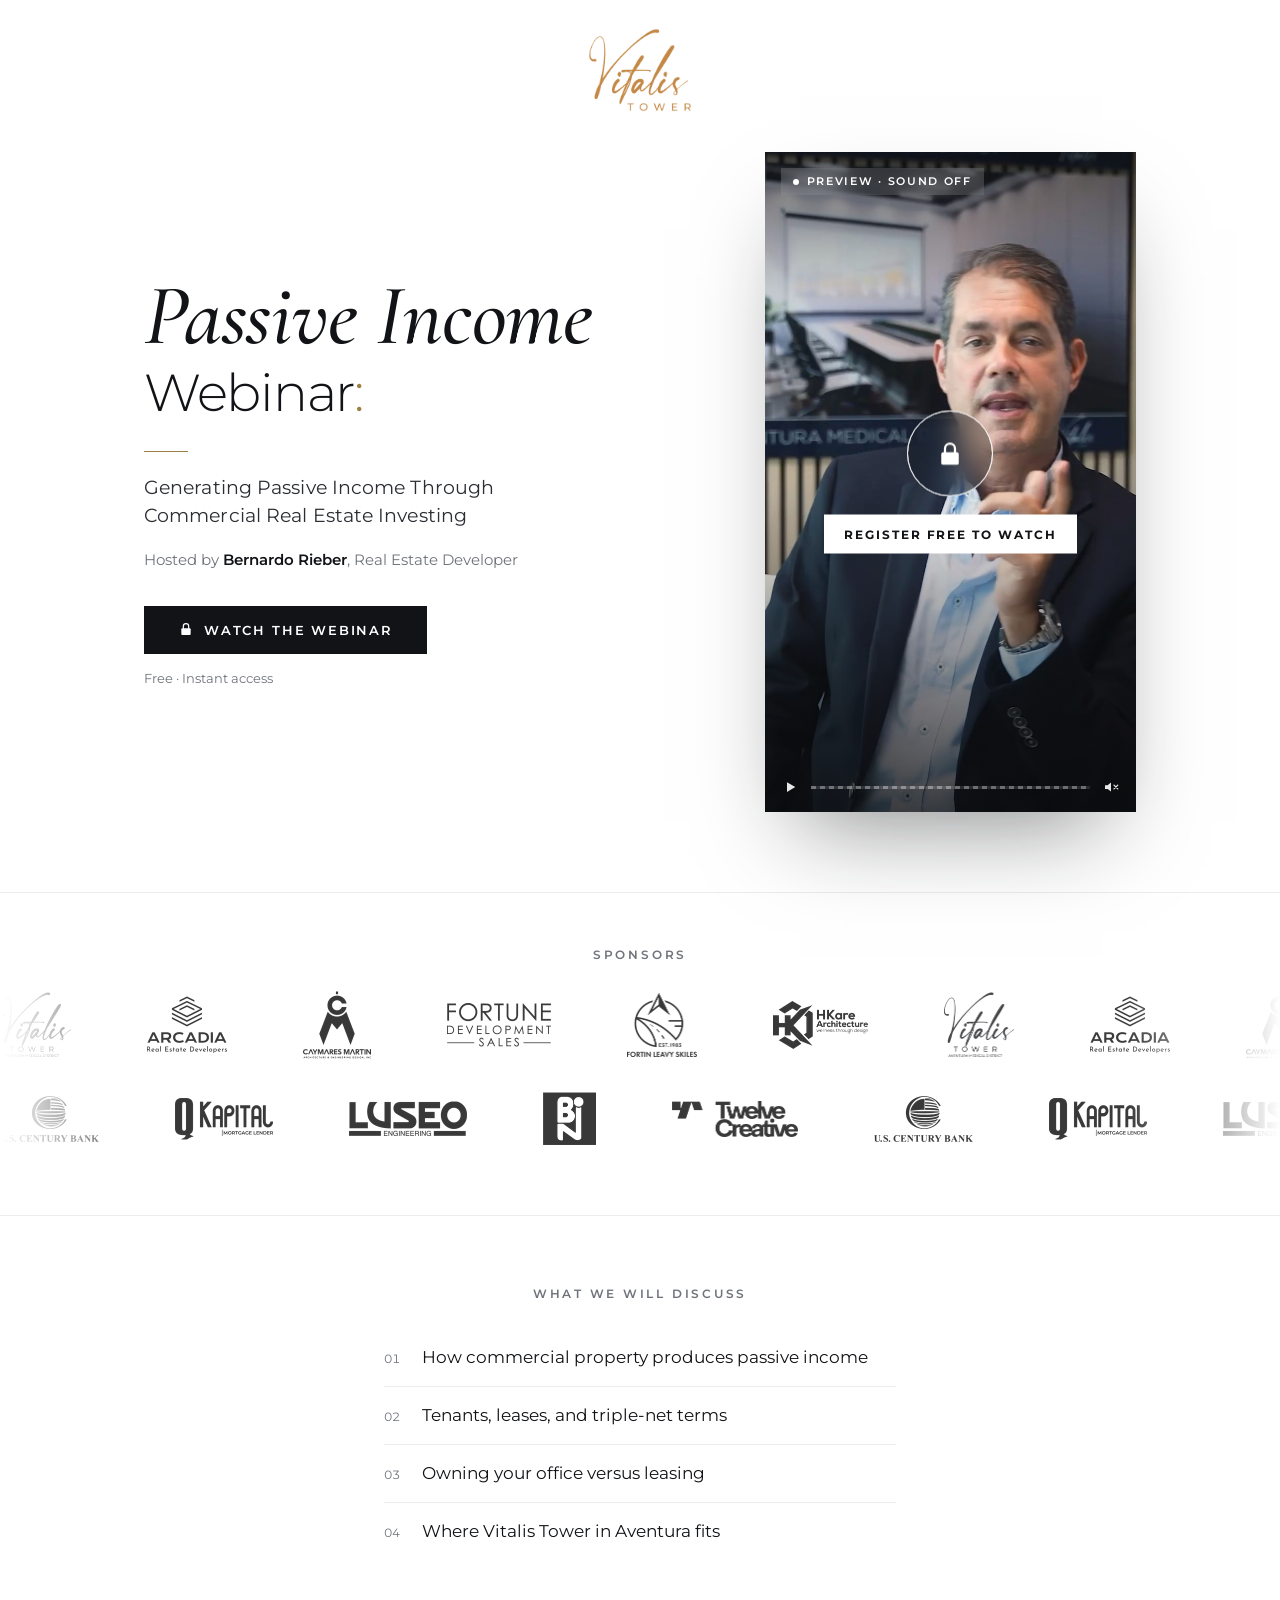
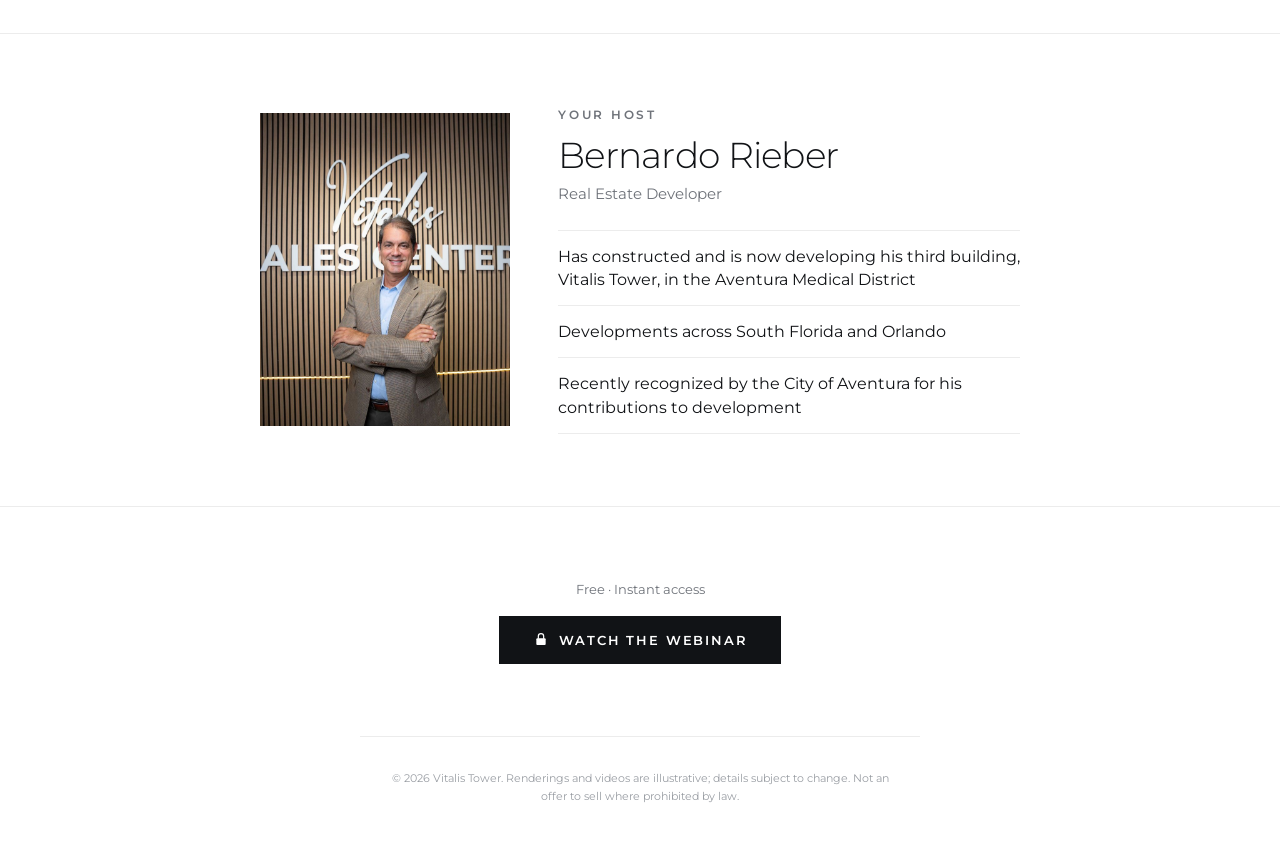
<file: webinar/pro/watch/index.html>
<!DOCTYPE html>
<html lang="en">
<head>
  <meta charset="utf-8">
  <meta name="viewport" content="width=device-width, initial-scale=1">
  <title data-i18n="title_watch">Watch — Passive Income Webinar | Vitalis Tower</title>
  <meta name="description" data-i18n-attr="content:desc_watch" content="Passive Income Webinar — generating passive income through commercial real estate investing, hosted by developer Bernardo Rieber.">
  <meta name="robots" content="noindex">
  <!-- Soft gate: no registration in this browser and no email access link
       (?watch=1) → back to the registration page before anything renders. -->
  <script>
    (function () {
      try {
        var has = localStorage.getItem('vitalis.webinar.ondemand');
        if (!has && !/[?&]watch=1(&|$)/.test(location.search)) location.replace('/webinar/pro/');
      } catch (e) {}
    })();
  </script>
  <link rel="icon" type="image/png" href="/images/favicon.png">
  <link rel="apple-touch-icon" href="/images/apple-touch-icon.png">
  <link rel="preload" href="/images/webinar/preview-poster.jpg" as="image">
  <link rel="stylesheet" href="/css/brand.css">
  <link rel="stylesheet" href="/webinar/pro/style.css?v=10">
  <link rel="stylesheet" href="https://embed.typeform.com/next/css/widget.css">
</head>
<body class="pro">

  <!-- Brand mark only: deliberately not a link, so nothing leads visitors off the page -->
  <header class="p-top">
    <img class="p-top-logo" src="/images/brand/logo-gold-brochure-header.webp" alt="Vitalis Tower" width="270" height="220" draggable="false">
  </header>

  <main>

    <!-- ============ Welcome ============ -->
    <section class="w-hero fade-in">
      <p class="p-kicker" data-i18n="kicker">Passive Income Webinar</p>
      <h1 class="p-title"><span class="t-serif" data-i18n-html="hero_title">You&rsquo;re in<span class="t-colon">.</span></span></h1>
      <span class="p-rule" aria-hidden="true"></span>
      <p class="p-hosted" data-i18n-html="hosted">Hosted by <strong>Bernardo&nbsp;Rieber</strong>, Real&nbsp;Estate&nbsp;Developer</p>
    </section>

    <!-- ============ The webinar + three actions ============ -->
    <section class="w-stage fade-in-late" id="webinar" aria-label="The webinar" data-i18n-attr="aria-label:stage_label">
      <div class="w-player">
        <video id="wv" playsinline controls preload="auto"
               poster="/images/webinar/preview-poster.jpg"
               controlslist="nodownload" disablepictureinpicture
               aria-label="Passive Income Webinar"></video>
        <button class="pl-sound" id="w-sound" type="button" hidden>
          <svg viewBox="0 0 24 24" class="i-line" aria-hidden="true"><path class="i-solid" d="M4 9.5h3.5L12 6v12l-4.5-3.5H4z"/><path d="M15.5 9a4 4 0 0 1 0 6M18 6.5a7.5 7.5 0 0 1 0 11"/></svg>
          <span data-i18n="sound">Tap for sound</span>
        </button>
      </div>

      <div class="w-actions">
        <button class="w-action" id="w-share" type="button" aria-controls="w-share-panel" aria-expanded="false">
          <span class="w-ic" aria-hidden="true"><svg viewBox="0 0 24 24" class="i-line"><path d="M12 3v12"/><path d="M7.5 7.5 12 3l4.5 4.5"/><path d="M8.5 10.5h-2A1.5 1.5 0 0 0 5 12v7.5A1.5 1.5 0 0 0 6.5 21h11a1.5 1.5 0 0 0 1.5-1.5V12a1.5 1.5 0 0 0-1.5-1.5h-2"/></svg></span>
          <span class="w-action-text">
            <span class="w-action-label" data-i18n="share_label">Save or share the link</span>
            <span class="w-action-sub" id="w-share-sub" data-i18n="share_sub">Send it to a friend</span>
          </span>
          <span class="w-go" aria-hidden="true"><span class="w-go-label" data-i18n="share_go">Share</span><svg viewBox="0 0 24 24" class="i-line w-arrow"><path d="M5 12h14M13 6l6 6-6 6"/></svg></span>
        </button>

        <a class="w-action" id="w-dropbox" href="#" target="_blank" rel="noopener">
          <span class="w-ic" aria-hidden="true"><svg viewBox="0 0 24 24" class="i-line"><path d="M3.5 7.5A1.5 1.5 0 0 1 5 6h4.2l1.8 2H19a1.5 1.5 0 0 1 1.5 1.5v8A1.5 1.5 0 0 1 19 19H5a1.5 1.5 0 0 1-1.5-1.5z"/><path d="M3.5 11h17"/></svg></span>
          <span class="w-action-text">
            <span class="w-action-label">Vitalis Tower Dropbox</span>
            <span class="w-action-sub" data-i18n="dropbox_sub">Learn more about the project</span>
          </span>
          <span class="w-go" aria-hidden="true"><span class="w-go-label" id="w-dropbox-go" data-i18n="dropbox_go">Open Dropbox</span><svg viewBox="0 0 24 24" class="i-line w-arrow w-arrow-out"><path d="M7 17 17 7M9 7h8v8"/></svg></span>
        </a>

        <a class="w-action" id="w-contact" href="/media/vitalis-tower.vcf">
          <span class="w-ic" aria-hidden="true"><svg viewBox="0 0 24 24" class="i-line"><rect x="3.5" y="4.5" width="17" height="15" rx="1.5"/><circle cx="9.5" cy="10.5" r="2.4"/><path d="M5.8 16.5c.6-1.7 2-2.7 3.7-2.7s3.1 1 3.7 2.7"/><path d="M15 10h3.5M15 13h3.5"/></svg></span>
          <span class="w-action-text">
            <span class="w-action-label" data-i18n="contact_label">Save our number</span>
            <span class="w-action-sub" id="w-contact-sub">(305) 395-3416 &middot; Vitalis Tower</span>
          </span>
          <span class="w-go" aria-hidden="true"><span class="w-go-label" data-i18n="contact_go">Save contact</span><svg viewBox="0 0 24 24" class="i-line w-arrow w-arrow-down"><path d="M12 5v14M6 13l6 6 6-6"/></svg></span>
        </a>

        <!-- Shown only where the browser has no native share sheet -->
        <div class="w-share-panel" id="w-share-panel" hidden>
          <div class="w-share-row">
            <button type="button" id="w-copy" data-i18n="copy">Copy link</button>
            <a id="w-email" href="#" data-i18n="email">Email</a>
            <a id="w-whatsapp" href="#" target="_blank" rel="noopener">WhatsApp</a>
            <a id="w-sms" href="#" data-i18n="sms">Text message</a>
          </div>
          <input class="w-share-url" id="w-share-url" type="text" readonly aria-label="Link to share" data-i18n-attr="aria-label:share_url">
        </div>
      </div>
    </section>

    <!-- ============ Floor plans & pricing: Typeform ============ -->
    <section class="w-form" id="floor-plans" tabindex="-1" aria-labelledby="w-form-h">
      <p class="p-kicker" data-i18n="plans_kicker">Floor plans &amp; pricing</p>
      <h2 class="p-title w-form-title" id="w-form-h">
        <span class="t-serif" data-i18n="form_t1">Get the floor plans</span>
        <span class="t-sans" data-i18n-html="form_t2">&amp; pricing<span class="t-colon">.</span></span>
      </h2>
      <span class="p-rule" aria-hidden="true"></span>
      <p class="w-form-lede" data-i18n="form_lede">Answer a few quick questions and we&rsquo;ll send you the Vitalis Tower floor plans and current pricing.</p>
      <div class="w-form-embed" id="w-form-embed"></div>
    </section>

    <!-- ============ Sponsors: two rows, opposite directions ============ -->
    <section class="p-sponsors" aria-labelledby="w-sp-h">
      <h2 class="p-kicker" id="w-sp-h" data-i18n="sponsors">Sponsors</h2>
      <div class="mq" data-mq>
        <ul class="mq-track">
          <li><img src="/images/sponsors/vitalis-tower.png" alt="Vitalis Tower" width="141" height="144"></li>
          <li><img src="/images/sponsors/arcadia.png" alt="Arcadia Real Estate Developers" width="160" height="144"></li>
          <li><img src="/images/sponsors/caymares-martin.png" alt="Caymares Martin Architecture &amp; Engineering Design" width="136" height="144"></li>
          <li><img src="/images/sponsors/fortune-development-sales.png" alt="Fortune Development Sales" width="208" height="144"></li>
          <li><img src="/images/sponsors/fortin-leavy-skiles.png" alt="Fortin Leavy Skiles" width="141" height="144"></li>
          <li><img src="/images/sponsors/hkare-architecture.png" alt="HKare Architecture" width="189" height="144"></li>
        </ul>
      </div>
      <div class="mq mq-right" data-mq>
        <ul class="mq-track">
          <li><img src="/images/sponsors/us-century-bank.png" alt="U.S. Century Bank" width="198" height="144"></li>
          <li><img src="/images/sponsors/q-kapital.png" alt="Q Kapital Mortgage Lender" width="196" height="144"></li>
          <li><img src="/images/sponsors/luseo-engineering.png" alt="LUSEO Engineering" width="236" height="144"></li>
          <li><img src="/images/sponsors/bin.png" alt="Sponsor" width="105" height="144"></li>
          <li><img src="/images/sponsors/twelve-creative.png" alt="Twelve Creative" width="253" height="144"></li>
        </ul>
      </div>
    </section>

    <!-- ============ The project: brochure facts, renders, location ============ -->
    <section class="w-proj" aria-labelledby="w-proj-h">
      <div class="w-band w-band-intro">
        <div class="w-band-in">
          <p class="p-kicker" data-i18n="proj_kicker">Professional offices &amp; retail for sale</p>
          <h2 class="p-title w-proj-title" id="w-proj-h">
            <span class="t-serif" data-i18n="proj_t1">A solid investment</span>
            <span class="t-sans" data-i18n-html="proj_t2">in the right place<span class="t-colon">.</span></span>
          </h2>
          <span class="p-rule" aria-hidden="true"></span>
          <p class="w-proj-lede" data-i18n="proj_lede">A turnkey solution for those seeking passive income or those who want to own where they work.</p>

          <p class="w-proj-why-h" data-i18n="why">Why Vitalis?</p>
          <ul class="w-proj-why">
            <li><svg viewBox="0 0 24 24" class="i-line" aria-hidden="true"><path d="M5 12.5l4.2 4.2L19 7"/></svg><span data-i18n="why1">Solid tenants</span></li>
            <li><svg viewBox="0 0 24 24" class="i-line" aria-hidden="true"><path d="M5 12.5l4.2 4.2L19 7"/></svg><span data-i18n="why2">Long-term leases</span></li>
            <li><svg viewBox="0 0 24 24" class="i-line" aria-hidden="true"><path d="M5 12.5l4.2 4.2L19 7"/></svg><span data-i18n="why3">NNN contracts</span></li>
          </ul>

          <figure class="w-proj-hero">
            <img src="/images/renders/exterior-day.webp" alt="Vitalis Tower exterior by day — artist's conceptual rendering" data-i18n-attr="alt:alt_hero" width="1600" height="1236" loading="lazy">
          </figure>
        </div>
      </div>
      <div class="w-band w-band-dark w-band-stats">
        <div class="w-band-in">
          <ul class="w-proj-stats">
            <li><span class="w-stat-num" data-i18n="st1n">Q1&nbsp;2029</span><span class="w-stat-label" data-i18n="st1">Occupancy</span></li>
            <li><span class="w-stat-num" data-i18n="st2n">12&#8209;ft</span><span class="w-stat-label" data-i18n="st2">Ceiling heights</span></li>
            <li><span class="w-stat-num" data-i18n="st3n">6.5&#8209;ft</span><span class="w-stat-label" data-i18n="st3">Wide hallways</span></li>
            <li><span class="w-stat-num">24/7</span><span class="w-stat-label" data-i18n="st4">Building security</span></li>
          </ul>
        </div>
      </div>
      <div class="w-band w-band-gallery">
        <div class="w-band-in">
          <div class="w-proj-gallery">
            <figure>
              <img src="/images/renders/gallery-lobby.webp" alt="Concierge lobby with an indoor tree and lounge seating — artist's conceptual rendering" data-i18n-attr="alt:alt_g1" width="1200" height="800" loading="lazy">
              <figcaption data-i18n="g1">Concierge lobby</figcaption>
            </figure>
            <figure>
              <img src="/images/renders/gallery-offices.webp" alt="Fully finished private office with glass partitions — artist's conceptual rendering" data-i18n-attr="alt:alt_g2" width="1200" height="806" loading="lazy">
              <figcaption data-i18n="g2">Fully finished offices</figcaption>
            </figure>
            <figure>
              <img src="/images/renders/gallery-conference.webp" alt="Multi-purpose conference room with a projection screen — artist's conceptual rendering" data-i18n-attr="alt:alt_g3" width="1200" height="799" loading="lazy">
              <figcaption data-i18n="g3">Multi&#8209;purpose conference room</figcaption>
            </figure>
            <figure>
              <img src="/images/renders/gallery-leasing.webp" alt="Physicians and a leasing advisor walking through a finished office reception — artist's conceptual rendering" data-i18n-attr="alt:alt_g4" width="1200" height="806" loading="lazy">
              <figcaption data-i18n="g4">Finished offices &amp; leasing support</figcaption>
            </figure>
            <figure>
              <img src="/images/renders/gallery-culinary.webp" alt="On-site café and dining area — artist's conceptual rendering" data-i18n-attr="alt:alt_g5" width="1200" height="800" loading="lazy">
              <figcaption data-i18n="g5">Culinary alternatives</figcaption>
            </figure>
            <figure>
              <img src="/images/renders/gallery-wellness.webp" alt="Fitness and wellness space with floor-to-ceiling windows — artist's conceptual rendering" data-i18n-attr="alt:alt_g6" width="1200" height="800" loading="lazy">
              <figcaption data-i18n="g6">Wellness spaces</figcaption>
            </figure>
          </div>
        </div>
      </div>
      <div class="w-band w-band-cream">
        <div class="w-band-in">
          <div class="w-proj-details">
            <div>
              <h3 class="w-proj-h3" data-i18n="amen_h">Amenities &amp; Services</h3>
              <ul class="w-proj-list">
                <li data-i18n="a1">24/7 building security</li>
                <li data-i18n="a2">Dedicated conference &amp; telemedicine facilities</li>
                <li data-i18n="a3">Comfortable lounge seating on every floor</li>
                <li data-i18n="a4">First&#8209;class on&#8209;site restaurant</li>
                <li data-i18n="a5">Complimentary Wi&#8209;Fi in all common areas</li>
                <li data-i18n="a6">Valet parking for guests</li>
                <li data-i18n="a7">Electric vehicle (EV) charging stations</li>
                <li data-i18n="a8">Gym &amp; bike&#8209;friendly facilities</li>
                <li data-i18n="a9">On&#8209;site showers &amp; lockers</li>
              </ul>
            </div>
            <div>
              <h3 class="w-proj-h3" data-i18n="design_h">Building Design</h3>
              <ul class="w-proj-list">
                <li data-i18n="d1">12&#8209;ft ceiling heights for a spacious, modern environment</li>
                <li data-i18n="d2">6.5&#8209;ft&#8209;wide hallways for efficient patient &amp; equipment movement</li>
                <li data-i18n="d3">Covered patient drop&#8209;off &amp; pick&#8209;up areas</li>
                <li data-i18n="d4">Elevated garage entrance for convenient access</li>
              </ul>
              <h3 class="w-proj-h3 w-proj-team-h" data-i18n="team_h">Team</h3>
              <dl class="w-proj-team">
                <div><dt data-i18n="team1">Developer</dt><dd>Arcadia Real Estate Developers</dd></div>
                <div><dt data-i18n="team2">Architect &amp; design</dt><dd>Caymares Martin Architect</dd></div>
                <div><dt data-i18n="team3">Sales team</dt><dd>Fortune Development Sales</dd></div>
              </dl>
            </div>
          </div>
        </div>
      </div>
      <div class="w-band w-band-dark w-band-voices">
        <div class="w-band-in">
          <div class="vt-testimonials">
            <h2 class="vt-title" data-i18n-html="vt_title">Client <span>Testimonials</span></h2>
            <div class="vt-grid">
              <article class="vt-card">
                <div class="vt-head">
                  <div class="vt-stars" aria-label="5 out of 5 stars" data-i18n-attr="aria-label:stars">&#9733;&#9733;&#9733;&#9733;&#9733;</div>
                  <h3>Dr. Birman</h3>
                </div>
                <p class="vt-text">&ldquo;From its beautiful design to its perfect location in the heart of the Aventura medical community, Vitalis Tower feels like the natural next step for my practice. Deciding to own my office here is an investment in my future and, most importantly, a commitment to my patients. The tower provides a welcoming, world&#8209;class environment that mirrors the care and attention we give to everyone who walks through our doors. I am so proud to welcome our patients to this wonderful new space, where innovation and true wellness come together.&rdquo;</p>
              </article>
              <article class="vt-card">
                <div class="vt-head">
                  <div class="vt-stars" aria-label="5 out of 5 stars" data-i18n-attr="aria-label:stars">&#9733;&#9733;&#9733;&#9733;&#9733;</div>
                  <h3>Oksi M.</h3>
                </div>
                <p class="vt-text">&ldquo;Based on my own experience dealing with the builder, I found the process to be professional and easy to work with. The project stood out to me because of its medical use and strategic location near the hospital. From an investment standpoint, that made it feel like a strong opportunity with solid long&#8209;term potential. We decided to purchase two side&#8209;by&#8209;side units to give ourselves flexibility for either a larger office or two separate tenants. That said, every buyer should do their own due diligence, carefully review the numbers, and make sure the opportunity matches their own risk tolerance.&rdquo;</p>
              </article>
            </div>
          </div>
        </div>
      </div>
      <div class="w-band w-band-place">
        <div class="w-band-in">
          <div class="w-proj-place">
            <img class="w-proj-map" src="/images/renders/district-aerial.webp" alt="Aerial view of the Aventura Medical District with Vitalis Tower marked" data-i18n-attr="alt:alt_map" width="1800" height="1433" loading="lazy">
            <div class="w-proj-place-copy">
              <p class="p-kicker p-kicker-left" data-i18n="loc_kicker">Location</p>
              <h3 data-i18n="loc_h">Aventura Medical District</h3>
              <p class="w-proj-place-lede" data-i18n="loc_lede">Situated in Aventura, one of Miami&rsquo;s newest and most desired communities: a premier destination for professionals and wellness practitioners to work, connect, and grow.</p>
              <p class="w-proj-near-h" data-i18n="loc_near">Minutes from the district&rsquo;s anchors</p>
              <ul class="w-proj-chips">
                <li>Aventura Hospital &amp; Medical Center</li>
                <li>Aventura Medical Tower</li>
                <li>Aventura Mall District</li>
                <li>Hilton Aventura</li>
                <li>Founders Park</li>
              </ul>
            </div>
          </div>
        </div>
      </div>
    </section>

    <!-- ============ Closing CTA (desktop): back up to the form ============ -->
    <section class="w-cta" aria-labelledby="w-cta-h">
      <div class="w-cta-in">
        <p class="p-kicker" data-i18n="plans_kicker">Floor plans &amp; pricing</p>
        <h2 class="p-title w-cta-title" id="w-cta-h">
          <span class="t-serif" data-i18n="cta_t1">See the floor plans</span>
          <span class="t-sans" data-i18n-html="cta_t2">&amp; current pricing<span class="t-colon">.</span></span>
        </h2>
        <p class="w-cta-lede" data-i18n="cta_lede">Answer a few quick questions and get floor plans, pricing and availability.</p>
        <a class="w-cta-btn" href="#floor-plans"><span data-i18n="cta_btn">Get plans &amp; pricing</span><svg viewBox="0 0 24 24" class="i-line" aria-hidden="true"><path d="M12 19V5M6 11l6-6 6 6"/></svg></a>
        <p class="w-cta-note" data-i18n="cta_note">Takes about 30 seconds</p>
      </div>
    </section>

  </main>

  <!-- Mobile: glass dock with the same CTA; shown once the form is scrolled past -->
  <div class="w-dock" id="w-dock" aria-hidden="true">
    <div class="w-dock-glass">
      <a class="w-dock-btn" href="#floor-plans" tabindex="-1"><span data-i18n="cta_btn">Get plans &amp; pricing</span><svg viewBox="0 0 24 24" class="i-line" aria-hidden="true"><path d="M12 19V5M6 11l6-6 6 6"/></svg></a>
    </div>
  </div>

  <footer class="p-footer" style="border-top:0">
    <p data-i18n-html="footer">&copy; <span id="year"></span> Vitalis Tower. Renderings and videos are illustrative; details subject to change. Not an offer to sell where prohibited by law.</p>
  </footer>

  <script src="/config/funnel.js?v=5"></script>
  <script src="/webinar/pro/i18n.js?v=2"></script>
  <script src="/js/attribution.js" defer></script>
  <script src="/js/core.js" defer></script>
  <script src="/webinar/pro/marquee.js?v=1" defer></script>
  <script src="/webinar/pro/watch-kit.js?v=1" defer></script>
  <script src="/webinar/pro/watch/app.js?v=4" defer></script>
  <script src="/webinar/pro/watch/cta.js?v=1" defer></script>
  <script src="https://embed.typeform.com/next/embed.js" defer></script>
  <script src="/webinar/pro/watch/form.js?v=1" defer></script>
</body>
</html>
</file>
<file: css/brand.css>
/* ============================================================
   VITALIS TOWER — BRAND FOUNDATION
   Palette + typography derived from the approved brochure
   (Vitalis_Tower_Brochure_English_P8_V5): gold script wordmark,
   Montserrat type family, warm cream, dusk charcoal, greenery.
   Link this first on every page.
   ============================================================ */

@import url('https://fonts.googleapis.com/css2?family=Montserrat:ital,wght@0,400;0,500;0,600;0,700;0,800;0,900;1,400&family=Cormorant+Garamond:ital,wght@1,500;1,600&display=swap');

:root {
  /* ---- Core palette ---- */
  --v-ink:        #15171A;   /* page-dark ground (render dusk) */
  --v-charcoal:   #1E2226;   /* raised dark surfaces */
  --v-slate:      #2A2F34;   /* borders / dark card edges */
  --v-cream:      #F2ECDF;   /* palm-shadow cream (brochure bg) */
  --v-cream-deep: #E8DFC9;   /* deeper cream wash */
  --v-paper:      #FBF8F1;   /* warm near-white */
  --v-gold:       #C2A264;   /* wordmark gold */
  --v-gold-bright:#DCC28C;   /* highlight gold */
  --v-gold-deep:  #9A7E45;   /* pressed gold */
  --v-palm:       #4C5D4A;   /* landscape green accent */
  --v-palm-deep:  #33402F;
  --v-navy:       #172030;   /* brochure cover band (latest brochure) */

  /* ---- Semantic aliases ---- */
  --color-bg:      var(--v-ink);
  --color-surface: var(--v-charcoal);
  --color-text:    var(--v-cream);
  --color-accent:  var(--v-gold);
  --color-soft:    rgba(242, 236, 223, .62);

  /* ---- Typography ---- */
  --font-brand: 'Montserrat', -apple-system, 'Helvetica Neue', Arial, sans-serif;
  --font-script: 'Cormorant Garamond', Georgia, serif;
  --weight-title: 800;
  --weight-subtitle: 600;
  --weight-body: 400;

  /* ---- Rhythm ---- */
  --radius: 18px;
  --radius-sm: 12px;
  --container: 1160px;
  --container-narrow: 880px;
}

* { box-sizing: border-box; }
html { scroll-behavior: smooth; }
@media (prefers-reduced-motion: reduce) { html { scroll-behavior: auto; } }

body {
  margin: 0;
  font-family: var(--font-brand);
  font-weight: var(--weight-body);
  font-size: 16.5px;
  line-height: 1.6;
  background: var(--color-bg);
  color: var(--color-text);
  -webkit-font-smoothing: antialiased;
  overflow-x: hidden;
}

h1, h2, h3 {
  font-weight: var(--weight-title);
  text-transform: uppercase;
  letter-spacing: .015em;
  line-height: 1.08;
  margin: 0 0 .5em;
}
h4, h5, h6, .subtitle { font-weight: var(--weight-subtitle); }

a { color: var(--v-gold-bright); }
img { max-width: 100%; height: auto; display: block; }

/* The hidden attribute must always win, even over display rules. */
[hidden] { display: none !important; }

::selection { background: rgba(194, 162, 100, .35); }
</file>
<file: css/site.css>
/* ============================================================
   VITALIS TOWER — SHARED FUNNEL COMPONENTS
   Layout, sections, motion system, forms, countdowns — used by
   every page. Page-specific rules live next to each page.
   ============================================================ */

/* ---------- Layout ---------- */
.container { max-width: var(--container); margin: 0 auto; padding: 0 22px; }
.container-narrow { max-width: var(--container-narrow); }

.section { position: relative; padding: 84px 0; overflow: hidden; }
.section-lede {
  font-size: 18px; max-width: 640px; margin: 0 auto 34px;
  color: var(--color-soft); text-align: center;
}

/* Themes */
.theme-dark  { background: var(--v-ink); color: var(--v-cream); }
.theme-panel { background: var(--v-charcoal); color: var(--v-cream); }
.theme-cream { background: var(--v-cream); color: #23262A; }
.theme-cream .section-lede { color: rgba(35, 38, 42, .66); }
.theme-cream h1, .theme-cream h2, .theme-cream h3 { color: #1E2126; }
.theme-gold {
  background: linear-gradient(150deg, #9A7E45 0%, #C2A264 55%, #B0904F 100%);
  color: #1B1508;
}

/* Full-bleed photographic sections */
.section-photo { overflow: hidden; }
.section-bg {
  position: absolute; inset: 0; width: 100%; height: 100%;
  object-fit: cover; z-index: 0;
}
.section-veil { position: absolute; inset: 0; z-index: 1; }
.veil-hero {
  background:
    linear-gradient(180deg, rgba(21,23,26,.86) 0%, rgba(21,23,26,.55) 34%, rgba(21,23,26,.62) 70%, var(--v-ink) 100%),
    radial-gradient(120% 90% at 78% 30%, rgba(194,162,100,.16), transparent 60%);
}
.veil-photo {
  background: linear-gradient(180deg, rgba(21,23,26,.82), rgba(21,23,26,.6) 45%, rgba(21,23,26,.85));
}
.section-photo > .container { position: relative; z-index: 2; }

/* Palm-shadow drift — the brochure's cream palm texture, breathing slowly */
.palm-drift {
  position: absolute; inset: -6%; z-index: 1; pointer-events: none;
  background: url('/images/renders/palm-cream.webp') center / cover no-repeat;
  mix-blend-mode: soft-light; opacity: .5;
  animation: palmDrift 26s ease-in-out infinite alternate;
}
.theme-cream .palm-drift { mix-blend-mode: multiply; opacity: .55; }
@keyframes palmDrift {
  from { transform: translate3d(-1.6%, -1%, 0) scale(1.02); }
  to   { transform: translate3d(1.6%, 1.2%, 0) scale(1.06); }
}

/* Gold dust — tiny floating motes on dark heroes */
.dust { position: absolute; inset: 0; z-index: 1; pointer-events: none; overflow: hidden; }
.dust i {
  position: absolute; bottom: -8px; width: 4px; height: 4px; border-radius: 50%;
  background: radial-gradient(circle, rgba(220,194,140,.9), rgba(220,194,140,0) 70%);
  animation: dustRise var(--dur, 16s) linear var(--delay, 0s) infinite;
  opacity: 0;
}
@keyframes dustRise {
  0% { transform: translate3d(0, 0, 0); opacity: 0; }
  8% { opacity: var(--peak, .7); }
  85% { opacity: var(--peak, .7); }
  100% { transform: translate3d(var(--sway, 30px), -108vh, 0); opacity: 0; }
}

/* ---------- Skyline seams (section transitions) ---------- */
.seam { position: relative; height: 72px; z-index: 3; }
.seam::after {
  content: ''; position: absolute; inset: 0;
  background-color: var(--seam-to, var(--v-ink));
  -webkit-mask: url("data:image/svg+xml,%3Csvg xmlns='http://www.w3.org/2000/svg' viewBox='0 0 1440 72' preserveAspectRatio='none'%3E%3Cpath d='M0 72V44h84V30h56v14h92V22h74v22h110V10h58v10h44v24h130V28h96V14h64v14h88v16h96V36h70V20h58v16h84v8h74V30h62v42z' fill='%23000'/%3E%3C/svg%3E") center bottom / 100% 100% no-repeat;
          mask: url("data:image/svg+xml,%3Csvg xmlns='http://www.w3.org/2000/svg' viewBox='0 0 1440 72' preserveAspectRatio='none'%3E%3Cpath d='M0 72V44h84V30h56v14h92V22h74v22h110V10h58v10h44v24h130V28h96V14h64v14h88v16h96V36h70V20h58v16h84v8h74V30h62v42z' fill='%23000'/%3E%3C/svg%3E") center bottom / 100% 100% no-repeat;
}
.seam-dark-cream { background: var(--v-ink); }
.seam-dark-cream::after { --seam-to: var(--v-cream); }
.seam-cream-dark { background: var(--v-cream); }
.seam-cream-dark::after { --seam-to: var(--v-ink); }
.seam-panel-cream { background: var(--v-charcoal); }
.seam-panel-cream::after { --seam-to: var(--v-cream); }
.seam-cream-panel { background: var(--v-cream); }
.seam-cream-panel::after { --seam-to: var(--v-charcoal); }
.seam-dark-panel { background: var(--v-ink); }
.seam-dark-panel::after { --seam-to: var(--v-charcoal); }
.seam-panel-dark { background: var(--v-charcoal); }
.seam-panel-dark::after { --seam-to: var(--v-ink); }

/* ---------- Announce bar ---------- */
.announce {
  position: relative; z-index: 6;
  display: flex; align-items: center; justify-content: center; gap: 9px;
  padding: 9px 16px; text-align: center;
  background: linear-gradient(90deg, #9A7E45, #C2A264 45%, #9A7E45);
  color: #1B1508; font-size: 13.5px; font-weight: 600; letter-spacing: .02em;
}
.announce a { color: inherit; }
.announce-dot {
  width: 8px; height: 8px; border-radius: 50%; background: #1B1508; flex: 0 0 auto;
  animation: dotPulse 2s ease-out infinite;
}
@keyframes dotPulse {
  0% { box-shadow: 0 0 0 0 rgba(27,21,8,.45); }
  70% { box-shadow: 0 0 0 7px rgba(27,21,8,0); }
  100% { box-shadow: 0 0 0 0 rgba(27,21,8,0); }
}

/* ---------- Header ---------- */
.site-header { position: relative; z-index: 5; padding: 18px 0; }
.header-inner { display: flex; align-items: center; justify-content: space-between; gap: 16px; }
.header-logo img { width: 128px; height: auto; }
.header-tag {
  font-size: 10.5px; letter-spacing: .32em; text-transform: uppercase;
  color: rgba(242,236,223,.55); margin-top: 2px; text-align: center;
}

/* ---------- Buttons ---------- */
.btn {
  display: inline-flex; align-items: center; justify-content: center; gap: 10px;
  font-family: var(--font-brand); font-weight: 700; font-size: 15.5px;
  letter-spacing: .04em; text-transform: uppercase; text-decoration: none;
  color: #1B1508; background: linear-gradient(135deg, #D9BE85, #C2A264 55%, #AE8F52);
  border: 0; border-radius: 999px; padding: 17px 34px; cursor: pointer;
  transition: transform .18s ease, box-shadow .18s ease, filter .18s ease;
  box-shadow: 0 10px 28px rgba(194,162,100,.28), inset 0 1px 0 rgba(255,255,255,.35);
}
.btn:hover { transform: translateY(-2px); filter: brightness(1.05); box-shadow: 0 16px 36px rgba(194,162,100,.4), inset 0 1px 0 rgba(255,255,255,.35); }
.btn:active { transform: translateY(0); }
.btn:disabled { opacity: .6; cursor: default; transform: none; }
.btn-small { padding: 11px 22px; font-size: 13px; }
.btn-ghost {
  background: transparent; color: var(--v-cream);
  border: 1px solid rgba(242,236,223,.35); box-shadow: none;
}
.btn-ghost:hover { border-color: var(--v-gold); color: var(--v-gold-bright); box-shadow: none; }
.btn-glow { position: relative; overflow: hidden; }
.btn-glow::after {
  content: ''; position: absolute; top: 0; bottom: 0; width: 46%; left: -60%;
  background: linear-gradient(105deg, transparent, rgba(255,255,255,.5), transparent);
  transform: skewX(-18deg); animation: btnSheen 3.4s ease-in-out infinite;
}
@keyframes btnSheen { 0%, 55% { left: -60%; } 90%, 100% { left: 130%; } }

/* ---------- Type helpers ---------- */
.eyebrow {
  font-size: 12.5px; font-weight: 600; letter-spacing: .3em; text-transform: uppercase;
  color: var(--v-gold-bright); margin: 0 0 16px;
}
.theme-cream .eyebrow { color: var(--v-gold-deep); }
.h1-line { display: block; }
.h1-shimmer {
  background: linear-gradient(100deg, #DCC28C 15%, #FBF3DD 38%, #C2A264 60%, #DCC28C 85%);
  background-size: 220% 100%;
  -webkit-background-clip: text; background-clip: text; color: transparent;
  animation: shimmer 7s ease-in-out infinite;
}
@keyframes shimmer { 0%, 100% { background-position: 0% 0; } 50% { background-position: 100% 0; } }
.script-accent {
  font-family: var(--font-script); font-style: italic; font-weight: 600;
  text-transform: none; letter-spacing: 0;
}
.disclosure { font-size: 12.5px; color: rgba(242,236,223,.5); max-width: 460px; line-height: 1.55; }
.theme-cream .disclosure { color: rgba(35,38,42,.5); }
.disclosure-center { margin: 14px auto 0; text-align: center; }

/* ---------- Session pill + countdown ---------- */
.session-pill {
  display: inline-flex; flex-wrap: wrap; align-items: center; gap: 10px;
  padding: 11px 20px; border-radius: 999px;
  background: rgba(30,34,38,.72); border: 1px solid rgba(194,162,100,.4);
  backdrop-filter: blur(8px); font-size: 14.5px;
}
.session-pill strong { color: var(--v-gold-bright); font-weight: 700; }
.session-pill-live {
  width: 9px; height: 9px; border-radius: 50%; background: var(--v-gold);
  animation: dotPulse 2s ease-out infinite;
}
.session-pill-sep { color: rgba(242,236,223,.35); }

.countdown { display: flex; gap: 10px; }
.count-chip {
  min-width: 68px; padding: 12px 10px 10px; text-align: center;
  background: rgba(30,34,38,.72); border: 1px solid rgba(194,162,100,.32);
  border-radius: var(--radius-sm); backdrop-filter: blur(8px);
}
.count-num {
  display: block; font-size: 27px; font-weight: 800; line-height: 1;
  color: var(--v-gold-bright); font-variant-numeric: tabular-nums;
}
.count-label {
  display: block; margin-top: 5px; font-size: 10px; font-weight: 600;
  letter-spacing: .22em; text-transform: uppercase; color: rgba(242,236,223,.5);
}
.theme-cream .count-chip { background: #fff; border-color: rgba(154,126,69,.3); }
.theme-cream .count-num { color: var(--v-gold-deep); }
.theme-cream .count-label { color: rgba(35,38,42,.5); }

/* ---------- Reveal motion ---------- */
.reveal { opacity: 0; transform: translateY(26px); transition: opacity .7s ease, transform .7s cubic-bezier(.2,.7,.3,1); }
.reveal.is-visible { opacity: 1; transform: none; }
.rise { opacity: 0; transform: translateY(24px); animation: riseIn .9s cubic-bezier(.2,.7,.3,1) forwards; }
.rise-1 { animation-delay: .05s; } .rise-2 { animation-delay: .18s; }
.rise-3 { animation-delay: .32s; } .rise-4 { animation-delay: .48s; }
.rise-5 { animation-delay: .64s; } .rise-6 { animation-delay: .8s; }
@keyframes riseIn { to { opacity: 1; transform: none; } }
@media (prefers-reduced-motion: reduce) {
  .rise, .reveal { opacity: 1 !important; transform: none !important; animation: none !important; }
  .palm-drift, .dust i, .btn-glow::after, .h1-shimmer { animation: none !important; }
}

/* ---------- District marquee ---------- */
.marquee-band { padding: 34px 0 38px; }
.marquee-eyebrow {
  text-align: center; font-size: 11.5px; font-weight: 600; letter-spacing: .3em;
  text-transform: uppercase; color: rgba(242,236,223,.45); margin: 0 0 18px;
}
.marquee { overflow: hidden; -webkit-mask: linear-gradient(90deg, transparent, #000 8%, #000 92%, transparent); mask: linear-gradient(90deg, transparent, #000 8%, #000 92%, transparent); }
.marquee-track {
  display: flex; gap: 14px; width: max-content; padding: 0; margin: 0; list-style: none;
  animation: marquee 36s linear infinite;
}
.marquee:hover .marquee-track { animation-play-state: paused; }
@keyframes marquee { to { transform: translateX(-50%); } }
.marquee-track li {
  flex: 0 0 auto; padding: 10px 22px; border-radius: 999px;
  border: 1px solid rgba(194,162,100,.3); background: rgba(30,34,38,.6);
  font-size: 13.5px; font-weight: 600; letter-spacing: .06em; text-transform: uppercase;
  color: rgba(242,236,223,.75); white-space: nowrap;
}
.marquee-track li strong { color: var(--v-gold-bright); font-weight: 700; }
.marquee-footnote { text-align: center; font-size: 11.5px; color: rgba(242,236,223,.35); margin: 16px 0 0; }

/* ---------- Forms ---------- */
.field { margin-bottom: 16px; text-align: left; }
.field label {
  display: block; font-size: 13px; font-weight: 600; letter-spacing: .04em;
  margin-bottom: 7px; color: rgba(35,38,42,.75);
}
.field input[type=text], .field input[type=email], .field input[type=tel] {
  width: 100%; font-family: var(--font-brand); font-size: 16px;
  padding: 15px 16px; border-radius: var(--radius-sm);
  border: 1.5px solid rgba(35,38,42,.18); background: #fff; color: #23262A;
  transition: border-color .15s ease, box-shadow .15s ease;
}
.field input:focus {
  outline: none; border-color: var(--v-gold);
  box-shadow: 0 0 0 4px rgba(194,162,100,.18);
}
.field input[aria-invalid="true"] { border-color: #B4552F; }
.field-error { font-size: 12.5px; color: #A34A26; margin: 6px 0 0; }
.field-row { display: grid; grid-template-columns: 1fr 1fr; gap: 14px; }
@media (max-width: 560px) { .field-row { grid-template-columns: 1fr; } }
.form-error {
  margin-top: 14px; padding: 13px 16px; border-radius: var(--radius-sm);
  background: rgba(180,85,47,.1); border: 1px solid rgba(180,85,47,.4);
  color: #8E3E1E; font-size: 14px;
}
.hp-field { position: absolute !important; left: -8000px !important; width: 1px; height: 1px; overflow: hidden; }

/* Segmented interest selector */
.seg { display: grid; grid-template-columns: repeat(3, 1fr); gap: 8px; }
@media (max-width: 560px) { .seg { grid-template-columns: 1fr; } }
.seg input { position: absolute; opacity: 0; pointer-events: none; }
.seg label {
  display: flex; flex-direction: column; align-items: center; gap: 3px;
  padding: 13px 10px; border-radius: var(--radius-sm); cursor: pointer;
  border: 1.5px solid rgba(35,38,42,.16); background: #fff; text-align: center;
  font-size: 13.5px; font-weight: 600; color: rgba(35,38,42,.8);
  transition: border-color .15s ease, background .15s ease, box-shadow .15s ease;
}
.seg label small { font-weight: 400; font-size: 11.5px; color: rgba(35,38,42,.5); }
.seg input:checked + label {
  border-color: var(--v-gold-deep); background: #FDF9EE;
  box-shadow: 0 0 0 4px rgba(194,162,100,.16); color: #1E2126;
}
.seg input:focus-visible + label { outline: 2px solid var(--v-gold-deep); outline-offset: 2px; }

.consent-row { display: flex; gap: 10px; align-items: flex-start; margin: 14px 0 4px; text-align: left; }
.consent-row input { margin-top: 3px; width: 17px; height: 17px; accent-color: var(--v-gold-deep); flex: 0 0 auto; }
.consent-row label { font-size: 12.5px; line-height: 1.5; color: rgba(35,38,42,.6); }
.consent { font-size: 12px; line-height: 1.55; color: rgba(35,38,42,.5); margin: 14px 0 0; text-align: left; }

/* ---------- FAQ ---------- */
.faq { border-top: 1px solid rgba(35,38,42,.12); }
.faq details { border-bottom: 1px solid rgba(35,38,42,.12); }
.faq summary {
  cursor: pointer; list-style: none; padding: 20px 44px 20px 4px; position: relative;
  font-weight: 700; font-size: 16.5px; color: #1E2126;
}
.faq summary::-webkit-details-marker { display: none; }
.faq summary::after {
  content: '+'; position: absolute; right: 8px; top: 50%; transform: translateY(-50%);
  font-size: 24px; font-weight: 400; color: var(--v-gold-deep); transition: transform .2s ease;
}
.faq details[open] summary::after { transform: translateY(-50%) rotate(45deg); }
.faq .faq-a { padding: 0 4px 22px; color: rgba(35,38,42,.72); font-size: 15.5px; max-width: 720px; }

/* ---------- Sticky mobile CTA ---------- */
.sticky-cta {
  position: fixed; left: 14px; right: 14px; bottom: 14px; z-index: 60;
  display: none; flex-direction: column; align-items: center; text-decoration: none;
  padding: 15px 20px; border-radius: 16px; color: #1B1508;
  background: linear-gradient(135deg, #D9BE85, #C2A264 60%, #AE8F52);
  box-shadow: 0 12px 34px rgba(0,0,0,.4);
  transform: translateY(120%); transition: transform .3s cubic-bezier(.2,.7,.3,1);
}
.sticky-cta.show { transform: none; }
.sticky-cta-label { font-weight: 800; font-size: 15px; letter-spacing: .05em; text-transform: uppercase; }
.sticky-cta-session { font-size: 12px; font-weight: 600; opacity: .8; }
@media (max-width: 760px) { .sticky-cta { display: flex; } }

/* ---------- Footer ---------- */
.site-footer { padding: 56px 0 40px; text-align: center; background: var(--v-ink); }
.footer-logo img { width: 150px; margin: 0 auto 6px; }
.footer-district { font-size: 10.5px; letter-spacing: .34em; text-transform: uppercase; color: rgba(242,236,223,.45); margin: 0 0 22px; }
.footer-nav { display: flex; justify-content: center; gap: 22px; flex-wrap: wrap; margin-bottom: 18px; }
.footer-nav a { color: rgba(242,236,223,.65); text-decoration: none; font-size: 13.5px; }
.footer-nav a:hover { color: var(--v-gold-bright); }
.footer-addresses { font-size: 12.5px; color: rgba(242,236,223,.45); line-height: 1.8; margin: 0 0 18px; }
.footer-legal {
  max-width: 900px; margin: 22px auto 0; font-size: 10.5px; line-height: 1.6;
  color: rgba(242,236,223,.32); text-align: justify;
}
.site-footer .copyright { font-size: 12.5px; color: rgba(242,236,223,.5); }

/* ---------- Confetti (gold) ---------- */
.v-confetti { position: fixed; inset: 0; z-index: 90; pointer-events: none; overflow: hidden; }
.v-confetti i {
  position: absolute; top: -18px; width: 8px; height: 14px;
  animation: confFall var(--dur, 3.6s) ease-in var(--delay, 0s) forwards;
}
@keyframes confFall {
  0% { transform: translate3d(0, -20px, 0) rotate(0); opacity: 1; }
  85% { opacity: 1; }
  100% { transform: translate3d(var(--drift, 0px), 105vh, 0) rotate(var(--spin, 540deg)); opacity: 0; }
}

/* ---------- Misc ---------- */
.noscript-note { padding: 18px; text-align: center; background: #B4552F; color: #fff; }
.spinner {
  display: inline-block; width: 22px; height: 22px; border-radius: 50%;
  border: 3px solid rgba(194,162,100,.25); border-top-color: var(--v-gold);
  animation: spin .8s linear infinite;
}
@keyframes spin { to { transform: rotate(360deg); } }
</file>
<file: consultation/style.css>
/* ============================================================
   VITALIS TOWER — Consultation booking pages
   ============================================================ */

.cs-hero { padding: 30px 0 90px; margin-top: -78px; text-align: center; }
.cs-hero .container { padding-top: 120px; }
.cs-hero h1 { font-size: clamp(34px, 5vw, 58px); margin: 0 0 16px; }
.cs-lede { font-size: 17.5px; color: rgba(242,236,223,.78); max-width: 580px; margin: 0 auto 40px; }

/* Progress steps */
.progress {
  list-style: none; display: flex; justify-content: center; gap: 0;
  padding: 0; margin: 0 auto; max-width: 560px;
}
.progress li {
  flex: 1; display: flex; flex-direction: column; align-items: center; gap: 9px;
  position: relative; font-size: 12.5px; font-weight: 600; color: rgba(242,236,223,.55);
}
.progress li:not(:last-child)::after {
  content: ''; position: absolute; top: 16px; left: calc(50% + 22px); right: calc(-50% + 22px);
  height: 2px; background: rgba(194,162,100,.3);
}
.p-dot {
  width: 33px; height: 33px; display: grid; place-items: center; border-radius: 50%;
  background: rgba(30,34,38,.8); border: 1.5px solid rgba(194,162,100,.4);
  font-weight: 800; font-size: 13.5px; color: rgba(242,236,223,.65);
}
.p-dot svg { width: 15px; height: 15px; }
.p-done .p-dot { background: linear-gradient(135deg, #D9BE85, #C2A264); color: #1B1508; border-color: transparent; }
.p-done { color: rgba(242,236,223,.75); }
.p-current .p-dot {
  border-color: var(--v-gold); color: var(--v-gold-bright);
  box-shadow: 0 0 0 5px rgba(194,162,100,.15);
}
.p-current { color: var(--v-gold-bright); }

/* Calendar embed */
.calendar-embed { max-width: 780px; margin: 0 auto; }
.calendar-embed iframe {
  width: 100%; min-height: 760px; border: 0; border-radius: var(--radius);
  background: #fff; box-shadow: 0 20px 60px rgba(30,25,10,.14);
}
.calendar-placeholder {
  display: grid; place-items: center; gap: 12px; min-height: 320px;
  background: #fff; border: 1.5px dashed rgba(154,126,69,.4); border-radius: var(--radius);
  text-align: center; color: rgba(35,38,42,.6); font-size: 15px; padding: 30px;
}
.calendar-placeholder a { color: var(--v-gold-deep); }
.cs-note { text-align: center; font-size: 13px; color: rgba(35,38,42,.55); max-width: 560px; margin: 18px auto 0; }

/* Covers */
.cs-covers { display: grid; grid-template-columns: 1fr 1fr; gap: 18px; max-width: 900px; margin: 0 auto 30px; }
@media (max-width: 800px) { .cs-covers { grid-template-columns: 1fr; } }
.cs-cover-card {
  padding: 28px 26px; border-radius: var(--radius);
  background: rgba(21,23,26,.55); border: 1px solid rgba(194,162,100,.3);
}
.cs-cover-card h3 { font-size: 19px; margin: 0 0 12px; }
.cs-cover-card ul { margin: 0; padding: 0 0 0 18px; }
.cs-cover-card li { font-size: 14.5px; color: rgba(242,236,223,.72); margin-bottom: 8px; }

.cs-suites { margin: 0 auto; max-width: 900px; }
.cs-suites-row { display: grid; grid-template-columns: repeat(3, 1fr); gap: 14px; align-items: stretch; }
@media (max-width: 640px) { .cs-suites-row { grid-template-columns: 1fr; } }
.cs-suites-row img {
  width: 100%; height: 100%; max-height: 300px; object-fit: contain; border-radius: var(--radius);
  background: #FBF8F1; border: 1px solid rgba(194,162,100,.3); padding: 10px;
}
.cs-suites figcaption { text-align: center; font-size: 12px; color: rgba(242,236,223,.45); margin-top: 12px; }

/* Confirmed page */
.csc-hero { padding: 26px 0 90px; text-align: center; }
.csc-card {
  max-width: 560px; margin: 0 auto; padding: 34px 30px;
  background: rgba(21,23,26,.72); border: 1px solid rgba(194,162,100,.42);
  border-radius: calc(var(--radius) + 4px); backdrop-filter: blur(10px);
}
.csc-list { list-style: none; padding: 0; margin: 22px 0 0; text-align: left; }
.csc-list li {
  display: flex; gap: 12px; align-items: flex-start; padding: 12px 0;
  border-top: 1px solid rgba(194,162,100,.18); font-size: 14.5px; color: rgba(242,236,223,.78);
}
.csc-list li:first-child { border-top: 0; }
.csc-ico {
  flex: 0 0 auto; width: 28px; height: 28px; display: grid; place-items: center;
  border-radius: 50%; background: rgba(194,162,100,.15); color: var(--v-gold-bright);
  font-size: 13px; font-weight: 800;
}
.csc-list strong { color: var(--v-cream); }
</file>
<file: webinar/style.css>
/* ============================================================
   VITALIS TOWER — Registration page styles
   ============================================================ */

/* ---------- Hero ---------- */
.hero-v { padding: 40px 0 150px; margin-top: -78px; }
.hero-v .container { padding-top: 110px; }
.hero-v-grid {
  display: grid; grid-template-columns: minmax(0, 1.25fr) minmax(280px, .85fr);
  gap: 48px; align-items: center;
}
.hero-v-copy h1 { font-size: clamp(44px, 6.4vw, 84px); margin: 0 0 22px; }
.hero-v-sub {
  font-size: 19px; line-height: 1.55; max-width: 540px;
  color: rgba(242,236,223,.82); margin: 0 0 26px;
}
.hero-v .session-pill { margin-bottom: 20px; }
.hero-v .countdown { margin-bottom: 30px; }
.hero-v-actions { display: flex; flex-direction: column; gap: 16px; align-items: flex-start; }

.pulse-svg {
  position: absolute; left: 0; right: 0; bottom: -2px; width: 100%; height: 300px;
  z-index: 1; pointer-events: none; opacity: .85;
}
.pulse-path { fill: none; stroke: var(--v-gold); stroke-width: 2.25; stroke-linejoin: round; }
.orb-halo { fill: rgba(220,194,140,.28); }
.orb-core { fill: #F6E7C4; }

/* Tower card (right column) */
.hero-v-card { position: relative; }
.tower-card {
  margin: 0; border-radius: var(--radius); overflow: hidden; position: relative;
  border: 1px solid rgba(194,162,100,.45);
  box-shadow: 0 30px 70px rgba(0,0,0,.5), 0 0 0 6px rgba(194,162,100,.08);
  transform: rotate(1.2deg);
}
.tower-card img { width: 100%; height: 100%; object-fit: cover; }
.tower-card figcaption {
  position: absolute; left: 0; right: 0; bottom: 0; padding: 44px 20px 16px;
  background: linear-gradient(180deg, transparent, rgba(21,23,26,.92));
  display: flex; flex-direction: column;
}
.tower-card-name { font-weight: 800; font-size: 18px; letter-spacing: .06em; text-transform: uppercase; color: var(--v-gold-bright); }
.tower-card-sub { font-size: 12px; letter-spacing: .18em; text-transform: uppercase; color: rgba(242,236,223,.65); margin-top: 3px; }

.float-chip {
  position: absolute; padding: 9px 16px; border-radius: 999px;
  background: rgba(30,34,38,.85); border: 1px solid rgba(194,162,100,.5);
  backdrop-filter: blur(8px); font-size: 12.5px; font-weight: 600;
  color: var(--v-cream); white-space: nowrap;
  box-shadow: 0 10px 26px rgba(0,0,0,.35);
  animation: chipFloat 6s ease-in-out infinite;
}
.float-chip-1 { top: 6%; left: -34px; animation-delay: 0s; }
.float-chip-2 { top: 42%; right: -26px; animation-delay: 1.8s; }
.float-chip-3 { bottom: 10%; left: -20px; animation-delay: 3.4s; }
@keyframes chipFloat { 0%,100% { transform: translateY(0); } 50% { transform: translateY(-8px); } }

@media (max-width: 940px) {
  .hero-v { padding-bottom: 120px; }
  .hero-v-grid { grid-template-columns: 1fr; gap: 40px; }
  .hero-v-card { max-width: 420px; margin: 0 auto; }
  .float-chip-1 { left: -8px; } .float-chip-2 { right: -8px; } .float-chip-3 { left: -4px; }
}

/* ---------- Learn list ---------- */
.learn-list {
  list-style: none; margin: 0; padding: 0;
  display: grid; grid-template-columns: 1fr 1fr; gap: 18px;
}
@media (max-width: 760px) { .learn-list { grid-template-columns: 1fr; } }
.learn-item {
  display: flex; gap: 16px; align-items: flex-start;
  background: #fff; border: 1px solid rgba(154,126,69,.22);
  border-radius: var(--radius); padding: 22px;
  box-shadow: 0 8px 26px rgba(30,25,10,.06);
}
.learn-item p { margin: 0; font-size: 15.5px; color: rgba(35,38,42,.8); }
.learn-item strong { color: #1E2126; display: block; margin-bottom: 3px; }
.learn-num {
  flex: 0 0 auto; width: 40px; height: 40px; display: grid; place-items: center;
  border-radius: 50%; font-weight: 800; font-size: 16px; color: #1B1508;
  background: linear-gradient(135deg, #D9BE85, #C2A264);
}

/* ---------- Audience cards ---------- */
.fit-cards {
  list-style: none; margin: 0; padding: 0;
  display: grid; grid-template-columns: repeat(3, 1fr); gap: 18px;
}
@media (max-width: 860px) { .fit-cards { grid-template-columns: 1fr; } }
.fit-card {
  background: #fff; border: 1px solid rgba(154,126,69,.22); border-radius: var(--radius);
  padding: 28px 24px; box-shadow: 0 8px 26px rgba(30,25,10,.06);
}
.fit-kicker {
  font-size: 11px; font-weight: 700; letter-spacing: .24em; text-transform: uppercase;
  color: var(--v-gold-deep); margin: 0 0 10px;
}
.fit-card h3 { font-size: 19px; margin: 0 0 10px; text-transform: none; letter-spacing: 0; }
.fit-card p { margin: 0; font-size: 15px; color: rgba(35,38,42,.72); }

/* ---------- Gallery ---------- */
.gallery {
  display: grid; grid-template-columns: repeat(4, 1fr); gap: 14px; margin-bottom: 40px;
}
.g-item {
  position: relative; margin: 0; border-radius: var(--radius); overflow: hidden;
  border: 1px solid rgba(194,162,100,.25); aspect-ratio: 4 / 3;
}
.g-wide { grid-column: span 2; }
.g-item img {
  width: 100%; height: 100%; object-fit: cover;
  transition: transform .8s cubic-bezier(.2,.7,.3,1);
}
.g-item:hover img { transform: scale(1.05); }
.g-item figcaption {
  position: absolute; left: 0; right: 0; bottom: 0; padding: 34px 16px 13px;
  background: linear-gradient(180deg, transparent, rgba(21,23,26,.88));
  font-size: 13px; font-weight: 600; letter-spacing: .04em; color: var(--v-cream);
}
@media (max-width: 860px) {
  .gallery { grid-template-columns: 1fr 1fr; }
  .g-wide { grid-column: span 2; }
}

.stat-band {
  display: grid; grid-template-columns: repeat(4, 1fr); gap: 14px; margin-bottom: 14px;
}
@media (max-width: 760px) { .stat-band { grid-template-columns: 1fr 1fr; } }
.stat {
  text-align: center; padding: 22px 12px; border-radius: var(--radius);
  background: rgba(21,23,26,.55); border: 1px solid rgba(194,162,100,.3);
}
.stat-num { display: block; font-size: 26px; font-weight: 800; color: var(--v-gold-bright); }
.stat-label { display: block; margin-top: 5px; font-size: 11.5px; letter-spacing: .18em; text-transform: uppercase; color: rgba(242,236,223,.55); }
.gallery-note { text-align: center; font-size: 11.5px; color: rgba(242,236,223,.35); margin: 0; }

/* ---------- Presenter ---------- */
.host-card {
  display: grid; grid-template-columns: 1fr 1.1fr; gap: 0; overflow: hidden;
  border-radius: var(--radius); border: 1px solid rgba(194,162,100,.3);
  background: rgba(21,23,26,.55);
}
@media (max-width: 820px) { .host-card { grid-template-columns: 1fr; } }
.host-photo { width: 100%; height: 100%; object-fit: cover; min-height: 280px; }
.host-copy { padding: 36px 34px; }
.host-copy h2 { font-size: 26px; }
.host-sub { color: var(--v-gold-bright); font-weight: 600; margin: -6px 0 14px; }
.host-copy p { color: rgba(242,236,223,.75); font-size: 15.5px; }
.host-team { font-size: 13px; color: rgba(242,236,223,.55); border-top: 1px solid rgba(194,162,100,.25); padding-top: 14px; margin-top: 18px; }
.host-team strong { color: var(--v-cream); font-weight: 600; }

/* ---------- Registration card ---------- */
.reg-card {
  background: #fff; border-radius: calc(var(--radius) + 6px);
  border: 1px solid rgba(154,126,69,.28);
  box-shadow: 0 30px 80px rgba(30,25,10,.14);
  overflow: hidden; max-width: 640px; margin: 0 auto;
}
.reg-session {
  text-align: center; padding: 26px 24px 22px;
  background: linear-gradient(150deg, #1E2226, #2A2F34);
  color: var(--v-cream);
}
.reg-session-label { font-size: 11px; letter-spacing: .3em; text-transform: uppercase; color: var(--v-gold-bright); margin: 0 0 6px; }
.reg-session-date { font-size: 24px; font-weight: 800; margin: 0; }
.reg-session-time { font-size: 15px; color: rgba(242,236,223,.75); margin: 3px 0 0; }
.reg-session-local { font-size: 12.5px; color: rgba(220,194,140,.85); margin: 4px 0 0; }
.reg-session-note { font-size: 12px; color: rgba(242,236,223,.45); margin: 8px 0 0; }
.reg-form { padding: 28px 26px 30px; }
.field-legend { display: block; font-size: 13px; font-weight: 600; letter-spacing: .04em; margin-bottom: 8px; color: rgba(35,38,42,.75); }
.reg-submit { width: 100%; margin-top: 10px; font-size: 16.5px; padding: 18px; }

.already-card {
  max-width: 640px; margin: 0 auto 26px; padding: 26px; text-align: center;
  background: #FDF9EE; border: 1.5px solid rgba(154,126,69,.4); border-radius: var(--radius);
}
.already-title { font-weight: 800; font-size: 18px; color: #1E2126; margin: 0 0 4px; }
.already-sub { color: rgba(35,38,42,.65); font-size: 14.5px; margin: 0 0 16px; }
.already-again {
  display: block; margin: 12px auto 0; background: none; border: 0; cursor: pointer;
  font-family: var(--font-brand); font-size: 13px; color: rgba(35,38,42,.55);
  text-decoration: underline;
}

.after-reg { text-align: center; margin-top: 40px; }
.after-reg h3 { font-size: 15px; letter-spacing: .12em; }
.after-list {
  list-style: none; display: flex; flex-wrap: wrap; justify-content: center;
  gap: 10px; padding: 0; margin: 14px 0 18px;
}
.after-list li {
  padding: 9px 18px; border-radius: 999px; background: #fff;
  border: 1px solid rgba(154,126,69,.25); font-size: 13.5px; font-weight: 600;
  color: rgba(35,38,42,.75);
}
.after-reg .already { font-size: 13px; color: rgba(35,38,42,.5); }
</file>
<file: webinar/confirmed/style.css>
/* ============================================================
   VITALIS TOWER — Confirmation page styles
   ============================================================ */

/* ---------- Hero ---------- */
.cf-hero { padding: 26px 0 110px; text-align: center; }
.cf-header { display: flex; justify-content: center; padding: 12px 0 30px; }
.cf-header img { width: 128px; }
.cf-hero-inner { max-width: 720px; }
.cf-hero h1 { font-size: clamp(40px, 6vw, 72px); margin: 18px 0 16px; }
.cf-hero-sub { font-size: 17.5px; color: rgba(242,236,223,.8); max-width: 560px; margin: 0 auto 30px; }

.cf-check-wrap { display: flex; justify-content: center; }
.cf-check-svg { width: 92px; height: 92px; }
.ck-disc { fill: rgba(194,162,100,.12); }
.ck-ring {
  fill: none; stroke: var(--v-gold); stroke-width: 3;
  stroke-dasharray: 302; stroke-dashoffset: 302;
  transform: rotate(-90deg); transform-origin: center;
  animation: ckRing 1s cubic-bezier(.4,.1,.2,1) .3s forwards;
}
.ck-tick {
  fill: none; stroke: var(--v-gold-bright); stroke-width: 6;
  stroke-linecap: round; stroke-linejoin: round;
  stroke-dasharray: 70; stroke-dashoffset: 70;
  animation: ckTick .5s ease-out 1.05s forwards;
}
@keyframes ckRing { to { stroke-dashoffset: 0; } }
@keyframes ckTick { to { stroke-dashoffset: 0; } }
@media (prefers-reduced-motion: reduce) {
  .ck-ring, .ck-tick { animation: none; stroke-dashoffset: 0; }
}

.cf-session-card {
  display: inline-flex; flex-direction: column; align-items: center; gap: 10px;
  padding: 28px 34px; border-radius: calc(var(--radius) + 4px);
  background: rgba(21,23,26,.7); border: 1px solid rgba(194,162,100,.42);
  backdrop-filter: blur(10px);
}
.cf-session-label { font-size: 11px; letter-spacing: .3em; text-transform: uppercase; color: var(--v-gold-bright); margin: 0; }
.cf-date { font-size: 27px; font-weight: 800; margin: 0; }
.cf-time { font-size: 15px; color: rgba(242,236,223,.75); margin: 0; }
.cf-local { font-size: 12.5px; color: rgba(220,194,140,.85); margin: 0; }
.cf-live-now {
  display: inline-flex; align-items: center; gap: 9px; margin-top: 6px;
  padding: 12px 22px; border-radius: 999px; text-decoration: none;
  background: rgba(194,162,100,.16); border: 1px solid var(--v-gold);
  color: var(--v-gold-bright); font-weight: 700; font-size: 15px;
}
.cf-cal-cta {
  display: inline-flex; align-items: center; gap: 10px; margin-top: 12px;
  padding: 16px 30px; border-radius: 999px; text-decoration: none;
  font-weight: 800; font-size: 15.5px; letter-spacing: .04em; text-transform: uppercase;
  color: #1B1508; background: linear-gradient(135deg, #D9BE85, #C2A264 55%, #AE8F52);
  box-shadow: 0 10px 28px rgba(194,162,100,.3);
  transition: transform .18s ease;
}
.cf-cal-cta:hover { transform: translateY(-2px); }
.cta-arrow { animation: arrowBob 1.6s ease-in-out infinite; }
@keyframes arrowBob { 0%,100% { transform: translateY(0); } 50% { transform: translateY(4px); } }

/* ---------- Step chips ---------- */
.step-chip {
  display: table; margin: 0 auto 14px; padding: 8px 18px; border-radius: 999px;
  background: rgba(154,126,69,.12); border: 1px solid rgba(154,126,69,.35);
  font-size: 12px; font-weight: 700; letter-spacing: .18em; text-transform: uppercase;
  color: var(--v-gold-deep);
}
.step-chip-dark { background: rgba(194,162,100,.12); border-color: rgba(194,162,100,.4); color: var(--v-gold-bright); }
.lockin-lede, .unlock-lede { text-align: center; max-width: 560px; margin: 0 auto 34px; color: rgba(35,38,42,.68); font-size: 17px; }

/* ---------- Calendar grid ---------- */
.cal-grid {
  display: grid; grid-template-columns: repeat(3, 1fr); gap: 14px; max-width: 760px; margin: 0 auto;
}
@media (max-width: 760px) { .cal-grid { grid-template-columns: 1fr 1fr; } }
@media (max-width: 470px) { .cal-grid { grid-template-columns: 1fr; } }
.cal-btn {
  display: flex; flex-direction: column; align-items: center; gap: 6px;
  padding: 22px 14px 18px; border-radius: var(--radius); text-decoration: none;
  background: #fff; border: 1.5px solid rgba(154,126,69,.25);
  box-shadow: 0 8px 26px rgba(30,25,10,.07);
  transition: transform .18s ease, border-color .18s ease, box-shadow .18s ease;
  cursor: pointer;
}
.cal-btn:hover { transform: translateY(-3px); border-color: var(--v-gold); box-shadow: 0 14px 34px rgba(154,126,69,.18); }
.cal-btn-icon { width: 34px; height: 34px; }
.cal-btn-icon svg { width: 100%; height: 100%; }
.cal-btn-name { font-weight: 800; font-size: 15px; color: #1E2126; }
.cal-btn-sub { font-size: 12px; color: rgba(35,38,42,.5); }
.cal-fallback, .cal-correct { text-align: center; font-size: 13.5px; color: rgba(35,38,42,.6); margin: 22px auto 0; max-width: 560px; }
.cal-correct a { color: var(--v-gold-deep); }
.cal-next-cta { display: table; margin: 34px auto 0; }

/* ---------- What to expect ---------- */
.pv-shell { max-width: 640px; margin: 0 auto 34px; }
.pv-frame {
  position: relative; border-radius: var(--radius); overflow: hidden;
  border: 1px solid rgba(194,162,100,.4); box-shadow: 0 24px 60px rgba(0,0,0,.45);
}
.pv-frame video { width: 100%; display: block; }
.pv-badge {
  position: absolute; top: 12px; left: 12px; z-index: 2;
  display: inline-flex; align-items: center; gap: 8px; padding: 7px 14px;
  border-radius: 999px; background: rgba(21,23,26,.8); border: 1px solid rgba(194,162,100,.5);
  font-size: 12px; font-weight: 700; letter-spacing: .1em; text-transform: uppercase;
  color: var(--v-gold-bright);
}
.pv-note { text-align: center; font-size: 13px; color: rgba(242,236,223,.55); margin: 12px 0 0; }

.expect-grid { display: grid; grid-template-columns: repeat(3, 1fr); gap: 16px; margin: 34px 0; }
@media (max-width: 820px) { .expect-grid { grid-template-columns: 1fr; } }
.expect-card {
  padding: 26px 22px; border-radius: var(--radius);
  background: rgba(21,23,26,.55); border: 1px solid rgba(194,162,100,.28);
}
.expect-num {
  display: inline-grid; place-items: center; width: 34px; height: 34px; margin-bottom: 12px;
  border-radius: 50%; font-weight: 800; color: #1B1508;
  background: linear-gradient(135deg, #D9BE85, #C2A264);
}
.expect-card h3 { font-size: 16px; text-transform: none; letter-spacing: 0; margin: 0 0 8px; }
.expect-card p { margin: 0; font-size: 14.5px; color: rgba(242,236,223,.7); }

.expect-render { margin: 0; border-radius: var(--radius); overflow: hidden; border: 1px solid rgba(194,162,100,.28); position: relative; }
.expect-render figcaption {
  position: absolute; left: 0; right: 0; bottom: 0; padding: 34px 16px 13px;
  background: linear-gradient(180deg, transparent, rgba(21,23,26,.85));
  font-size: 12.5px; color: rgba(242,236,223,.8);
}

/* ---------- Unlock ---------- */
.lk-card {
  max-width: 420px; margin: 0 auto; text-align: center;
  background: #fff; border: 1px solid rgba(154,126,69,.28);
  border-radius: var(--radius); padding: 34px 28px;
  box-shadow: 0 16px 44px rgba(30,25,10,.1);
}
.lk-ring-wrap { position: relative; width: 120px; height: 120px; margin: 0 auto 14px; }
.lk-ring-track { fill: none; stroke: rgba(154,126,69,.18); stroke-width: 8; }
.lk-ring-bar {
  fill: none; stroke: var(--v-gold); stroke-width: 8; stroke-linecap: round;
  stroke-dasharray: 339.3; transform: rotate(-90deg); transform-origin: center;
  transition: stroke-dashoffset 1s linear;
}
.lk-lock { position: absolute; inset: 0; display: grid; place-items: center; font-size: 30px; }
.lk-time { font-size: 34px; font-weight: 800; color: #1E2126; margin: 0 0 8px; font-variant-numeric: tabular-nums; }
.lk-copy { font-size: 14px; color: rgba(35,38,42,.6); margin: 0; }
.lk-copy a { color: var(--v-gold-deep); }

.lk-unlocked { display: none; text-align: center; }
.section-unlock[data-state="unlocked"] .lk-card { display: none; }
.section-unlock[data-state="unlocked"] .lk-unlocked { display: block; }
.lk-badge {
  display: table; margin: 0 auto 10px; padding: 9px 20px; border-radius: 999px;
  background: rgba(154,126,69,.12); border: 1px solid rgba(154,126,69,.4);
  font-weight: 700; font-size: 14px; color: var(--v-gold-deep);
}
.lk-embed { max-width: 740px; margin: 20px auto 0; }
.lk-embed iframe {
  width: 100%; min-height: 720px; border: 0; border-radius: var(--radius);
  background: #fff; box-shadow: 0 16px 44px rgba(30,25,10,.12);
}

.cf-footer { padding-top: 44px; }
</file>
<file: webinar/pro/style.css>
/* ============================================================
   VITALIS TOWER — /webinar/pro/
   On-demand, gated webinar. Pure white, near-black type, one gray,
   hairlines only. The drama is reserved for the locked player and
   the registration pop-up.
   ============================================================ */

body.pro {
  --ink: #111316;
  --muted: #6F737A;
  --hair: #ECECEC;
  --focus: #9A7E45;
  background: #fff;
  color: var(--ink);
  font-size: 16px;
  line-height: 1.6;
}
html:has(dialog[open]) { overflow: hidden; }

.pro h1, .pro h2 { text-transform: none; letter-spacing: -0.02em; color: var(--ink); }

/* ---------- Icons ---------- */
.i-lock, .i-line { fill: none; stroke: currentColor; stroke-width: 1.8; stroke-linecap: round; stroke-linejoin: round; }
.i-lock rect, .i-solid, .i-fill { fill: currentColor; stroke: none; }
.i-lock .shackle { transition: transform .45s cubic-bezier(.3,1.4,.5,1); transform-origin: 16px 11px; transform-box: view-box; }

/* ---------- Arrival fade ---------- */
.fade-in, .fade-in-late { opacity: 0; animation: proFade 1s ease forwards; }
.fade-in-late { animation-delay: .15s; }
@keyframes proFade { to { opacity: 1; } }
@media (prefers-reduced-motion: reduce) {
  .fade-in, .fade-in-late { opacity: 1; animation: none; }
}

/* ---------- Hero ---------- */
.p-hero {
  max-width: 1040px; margin: 0 auto; padding: 72px 24px 80px;
  display: grid; column-gap: 72px;
  grid-template-columns: minmax(0, 1fr) auto;
  grid-template-rows: 1fr auto auto 1fr;
  grid-template-areas: ". stage" "copy stage" "cta stage" ". stage";
}
.p-hero-copy { grid-area: copy; max-width: 470px; }
.p-hero-cta { grid-area: cta; margin-top: 34px; }
.p-stage { grid-area: stage; }

/* Title: an italic serif line over a light sans line — one gold accent. */
.p-title { margin: 0; }
.p-title .t-serif {
  display: block; font-family: var(--font-script); font-style: italic; font-weight: 500;
  font-size: clamp(54px, 7.6vw, 86px); line-height: .96; letter-spacing: -0.01em;
}
.p-title .t-sans {
  display: block; margin-top: 8px;
  font-family: var(--font-brand); font-weight: 300;
  font-size: clamp(34px, 4.6vw, 52px); line-height: 1.05; letter-spacing: -0.025em;
}
.p-title .t-colon { color: var(--focus); }
.p-rule { display: block; width: 44px; height: 1px; background: var(--focus); margin: 30px 0 22px; }
.p-subhead {
  max-width: 430px; margin: 0 0 18px;
  font-size: 19px; font-weight: 400; line-height: 1.5; letter-spacing: .005em;
  color: #2B2E33; text-wrap: balance;
}
.p-hosted { font-size: 14.5px; color: var(--muted); margin: 0; text-wrap: balance; }
.p-hosted strong { color: var(--ink); font-weight: 600; }
.p-cta-note { font-size: 13px; color: var(--muted); margin: 14px 0 0; }

@media (max-width: 860px) {
  .p-hero {
    grid-template-columns: 1fr; grid-template-rows: none;
    grid-template-areas: "copy" "cta" "stage";
    text-align: center; justify-items: center; padding-top: 56px;
  }
  .p-hero-cta { margin: 28px 0 40px; }
  .p-rule, .p-subhead { margin-left: auto; margin-right: auto; }
}

/* ---------- Buttons ---------- */
.p-btn {
  display: inline-flex; align-items: center; justify-content: center; gap: 10px;
  padding: 16px 34px; border: 0; border-radius: 0;
  font-family: var(--font-brand); font-weight: 600; font-size: 13px;
  letter-spacing: .14em; text-transform: uppercase; text-decoration: none;
  color: #fff; background: var(--ink); cursor: pointer;
  transition: opacity .2s ease;
}
@media (hover: hover) {
  .p-btn:hover { opacity: .85; }
  .p-btn:hover .shackle { transform: translateY(-2px) rotate(-16deg); }
}
.p-btn:focus-visible { outline: 2px solid var(--focus); outline-offset: 3px; }
.p-btn:disabled { opacity: .55; cursor: default; }
.p-btn .i-lock { width: 16px; height: 16px; margin-top: -2px; }
body.is-registered .p-btn-lock .i-lock { display: none; }
/* Registered visitors: the lock is drawn open */
body.is-registered .pl-ring .shackle,
.p-submit.is-done .shackle { transform: translateY(-3px) rotate(-28deg); }

/* ---------- The locked player ---------- */
.p-player {
  position: relative; overflow: hidden; background: #0d0f12;
  aspect-ratio: 9 / 16; height: clamp(480px, calc(100svh - 150px), 660px);
  box-shadow: 0 44px 90px -34px rgba(17,19,22,.5);
}
@media (max-width: 860px) {
  .p-player { height: auto; width: min(86vw, 400px); }
}
.p-player video { position: absolute; inset: 0; width: 100%; height: 100%; object-fit: cover; }

.pl-lock {
  position: absolute; inset: 0; z-index: 2; margin: 0; padding: 0; border: 0;
  cursor: pointer; color: #fff; font-family: var(--font-brand); text-align: left;
  background: linear-gradient(180deg,
    rgba(10,11,13,.55) 0%, rgba(10,11,13,0) 24%,
    rgba(10,11,13,.05) 50%, rgba(10,11,13,.78) 100%);
  transition: opacity .5s ease .1s;
}
.pl-lock:focus-visible { outline: 3px solid var(--focus); outline-offset: -3px; }

.pl-badge {
  position: absolute; top: 16px; left: 16px;
  display: inline-flex; align-items: center; gap: 8px; padding: 7px 12px;
  background: rgba(255,255,255,.14); -webkit-backdrop-filter: blur(10px); backdrop-filter: blur(10px);
  font-size: 10.5px; font-weight: 600; letter-spacing: .16em; text-transform: uppercase;
}
.pl-badge i { width: 6px; height: 6px; border-radius: 50%; background: #fff; animation: plBlink 1.8s ease-in-out infinite; }
@keyframes plBlink { 50% { opacity: .25; } }

.pl-center {
  position: absolute; left: 0; right: 0; top: 50%; transform: translateY(-50%);
  display: flex; flex-direction: column; align-items: center; gap: 18px;
}
.pl-ring {
  position: relative; width: 86px; height: 86px; border-radius: 50%;
  display: grid; place-items: center;
  background: rgba(17,19,22,.34);
  -webkit-backdrop-filter: blur(14px) saturate(140%); backdrop-filter: blur(14px) saturate(140%);
  border: 1px solid rgba(255,255,255,.55);
  transition: transform .3s ease, background .3s ease;
}
.pl-ring::before, .pl-ring::after {
  content: ''; position: absolute; inset: -1px; border-radius: 50%;
  border: 1px solid rgba(255,255,255,.6);
  animation: plPing 2.6s cubic-bezier(.2,.6,.3,1) infinite;
}
.pl-ring::after { animation-delay: 1.3s; }
@keyframes plPing { 0% { transform: scale(1); opacity: .9; } 100% { transform: scale(1.9); opacity: 0; } }
.pl-ring .i-lock { width: 30px; height: 30px; }
.pl-cta {
  padding: 12px 20px; background: #fff; color: var(--ink);
  font-size: 12px; font-weight: 700; letter-spacing: .16em; text-transform: uppercase;
  transition: background .25s ease, color .25s ease;
}
@media (hover: hover) {
  .pl-lock:hover .pl-ring { transform: scale(1.06); background: rgba(17,19,22,.5); }
  .pl-lock:hover .pl-cta { background: var(--ink); color: #fff; }
  .pl-lock:hover .shackle { transform: translateY(-2px) rotate(-16deg); }
}

.pl-bar {
  position: absolute; left: 16px; right: 16px; bottom: 16px;
  display: flex; align-items: center; gap: 12px;
}
.pl-bar svg { width: 18px; height: 18px; flex: 0 0 auto; opacity: .9; }
.pl-track {
  position: relative; flex: 1; height: 3px;
  background: repeating-linear-gradient(90deg, rgba(255,255,255,.4) 0 5px, rgba(255,255,255,.12) 5px 9px);
}
.pl-track i { position: absolute; left: 0; top: 0; bottom: 0; width: 0; background: #fff; transition: width .3s linear; }

.pl-sound {
  position: absolute; left: 50%; bottom: 76px; transform: translateX(-50%); z-index: 3;
  display: inline-flex; align-items: center; gap: 8px; padding: 11px 18px;
  border: 0; background: #fff; color: var(--ink); cursor: pointer;
  font-family: var(--font-brand); font-size: 12px; font-weight: 700; letter-spacing: .14em; text-transform: uppercase;
  box-shadow: 0 12px 30px rgba(0,0,0,.35);
}
.pl-sound svg { width: 18px; height: 18px; }

.p-stage { display: grid; justify-items: center; }

@media (prefers-reduced-motion: reduce) {
  .pl-ring::before, .pl-ring::after, .pl-badge i { animation: none; }
  .pl-ring::before, .pl-ring::after { display: none; }
}

/* ---------- Sponsors: two rows, opposite directions ---------- */
.p-sponsors { padding: 56px 0 60px; border-top: 1px solid var(--hair); border-bottom: 1px solid var(--hair); }
.pro .p-kicker {
  font-size: 11.5px; font-weight: 600; letter-spacing: .24em; text-transform: uppercase;
  color: var(--muted); margin: 0 0 28px; text-align: center;
}
.mq {
  overflow: hidden;
  -webkit-mask-image: linear-gradient(90deg, transparent, #000 12%, #000 88%, transparent);
          mask-image: linear-gradient(90deg, transparent, #000 12%, #000 88%, transparent);
}
.mq + .mq { margin-top: 22px; }
.mq-track {
  display: flex; align-items: center; width: max-content;
  margin: 0; padding: 0; list-style: none;
  animation: mqLeft 46s linear infinite;
}
.mq-right .mq-track { animation-name: mqRight; animation-duration: 52s; }
.mq:hover .mq-track { animation-play-state: paused; }
/* trailing margin (not gap) keeps the -50% loop point exact */
.mq-track li { flex: 0 0 auto; margin-right: 76px; }
.mq-track img { height: 72px; width: auto; opacity: .78; transition: opacity .2s ease; }
.mq-track img:hover { opacity: 1; }
@keyframes mqLeft  { from { transform: translateX(0); }    to { transform: translateX(-50%); } }
@keyframes mqRight { from { transform: translateX(-50%); } to { transform: translateX(0); } }
@media (max-width: 600px) {
  .mq-track li { margin-right: 48px; }
  .mq-track img { height: 56px; }
}
@media (prefers-reduced-motion: reduce) {
  .mq { -webkit-mask-image: none; mask-image: none; }
  .mq-track { animation: none; width: auto; flex-wrap: wrap; justify-content: center; padding: 0 24px; }
  .mq-track li { margin: 8px 20px; }
}

/* ---------- Sections ---------- */
.p-section { padding: 72px 24px; }
.p-narrow { max-width: 560px; margin: 0 auto; padding-left: 24px; padding-right: 24px; }

.p-list { margin: 0; padding: 0; list-style: none; counter-reset: pl; }
.p-list li {
  counter-increment: pl; display: flex; gap: 22px; align-items: baseline;
  padding: 15px 0; border-bottom: 1px solid var(--hair); font-size: 17px;
}
.p-list li:last-child { border-bottom: 0; }
.p-list li::before {
  content: counter(pl, decimal-leading-zero);
  font-size: 12px; color: var(--muted); font-variant-numeric: tabular-nums;
}

/* ---------- Host ---------- */
.p-host-wrap { border-top: 1px solid var(--hair); }
.p-host {
  max-width: 760px; margin: 0 auto;
  display: grid; grid-template-columns: 250px 1fr; gap: 48px; align-items: center;
}
.p-host-photo { width: 100%; aspect-ratio: 4 / 5; object-fit: cover; }
.pro .p-kicker-left { text-align: left; margin-bottom: 12px; }
.p-host h2 { font-size: 36px; font-weight: 300; line-height: 1.1; margin: 0; }
.p-host-role { font-size: 15px; color: var(--muted); margin: 6px 0 24px; }
.p-creds { list-style: none; margin: 0; padding: 0; border-top: 1px solid var(--hair); }
.p-creds li { padding: 14px 0; border-bottom: 1px solid var(--hair); font-size: 15.5px; line-height: 1.5; }
@media (max-width: 680px) {
  .p-host { grid-template-columns: 1fr; gap: 28px; text-align: center; justify-items: center; }
  .p-host-photo { width: 220px; }
  .pro .p-kicker-left { text-align: center; }
}

/* ---------- Final call ---------- */
.p-final { text-align: center; border-top: 1px solid var(--hair); }
.p-final .p-cta-note { margin: 0 0 16px; }

/* ---------- Footer ---------- */
.p-footer {
  max-width: 560px; margin: 0 auto; padding: 32px 24px 44px;
  border-top: 1px solid var(--hair); text-align: center;
}
.p-footer p { margin: 0; font-size: 11px; line-height: 1.7; color: #9A9EA4; }

/* ---------- Registration pop-up ---------- */
.p-dialog {
  width: calc(100% - 32px); max-width: 880px; max-height: calc(100svh - 32px);
  padding: 0; border: 0; background: #fff; color: var(--ink); overflow: auto;
  box-shadow: 0 60px 140px -40px rgba(0,0,0,.6);
}
.p-dialog::backdrop { background: rgba(12,13,15,.58); -webkit-backdrop-filter: blur(6px); backdrop-filter: blur(6px); }
.p-dialog[open] { animation: dlgIn .5s cubic-bezier(.2,.8,.2,1); }
.p-dialog[open]::backdrop { animation: dlgFade .35s ease; }
@keyframes dlgIn { from { opacity: 0; transform: translateY(28px) scale(.985); } to { opacity: 1; transform: none; } }
@keyframes dlgFade { from { opacity: 0; } to { opacity: 1; } }
@media (prefers-reduced-motion: reduce) {
  .p-dialog[open], .p-dialog[open]::backdrop { animation: none; }
}
.p-dialog.dlg-fallback { position: fixed; inset: 16px; margin: auto; z-index: 100; }

.dlg-grid { display: grid; grid-template-columns: 5fr 6fr; min-height: 600px; }
.dlg-media { position: relative; overflow: hidden; background: #0d0f12; }
.dlg-media video { position: absolute; inset: 0; width: 100%; height: 100%; object-fit: cover; object-position: 50% 25%; }
.dlg-media::after {
  content: ''; position: absolute; inset: 0;
  background: linear-gradient(180deg, rgba(10,11,13,0) 45%, rgba(10,11,13,.82) 100%);
}
.dlg-media-cap { position: absolute; left: 24px; right: 24px; bottom: 24px; z-index: 1; color: #fff; }
.dlg-chip {
  display: inline-flex; align-items: center; gap: 7px; padding: 7px 12px; margin-bottom: 14px;
  background: rgba(255,255,255,.16); -webkit-backdrop-filter: blur(10px); backdrop-filter: blur(10px);
  font-size: 10.5px; font-weight: 600; letter-spacing: .16em; text-transform: uppercase;
}
.dlg-chip .i-lock { width: 13px; height: 13px; }
.dlg-media-cap p { margin: 0; font-size: 13px; color: rgba(255,255,255,.75); line-height: 1.45; }
.dlg-media-cap strong { display: block; font-size: 17px; font-weight: 600; color: #fff; }

.dlg-body { position: relative; padding: 46px 40px 34px; }
.dlg-close {
  position: absolute; top: 10px; right: 10px; width: 42px; height: 42px;
  border: 0; background: none; cursor: pointer;
  font-size: 28px; line-height: 1; color: var(--muted);
}
.dlg-close:hover { color: var(--ink); }
.dlg-close:focus-visible { outline: 2px solid var(--focus); }
.dlg-kicker {
  font-size: 11.5px; font-weight: 600; letter-spacing: .24em; text-transform: uppercase;
  color: var(--muted); margin: 0 0 10px;
}
.p-dialog h2 { font-size: 32px; font-weight: 300; line-height: 1.12; margin: 0 0 8px; }
#dlg-title:focus { outline: none; }
.dlg-sub { font-size: 14.5px; color: var(--muted); margin: 0 0 28px; }

@media (max-width: 720px) {
  /* bottom sheet */
  .p-dialog { width: 100%; max-width: 100%; max-height: 94svh; margin: auto 0 0; }
  .p-dialog[open] { animation-name: sheetIn; }
  @keyframes sheetIn { from { transform: translateY(100%); } to { transform: none; } }
  .dlg-grid { grid-template-columns: 1fr; min-height: 0; }
  .dlg-media { height: 168px; }
  .dlg-media video { object-position: 50% 22%; }
  .dlg-media-cap { left: 20px; bottom: 16px; }
  .dlg-chip { margin-bottom: 8px; }
  .dlg-body { padding: 24px 22px 26px; }
  .p-dialog h2 { font-size: 27px; }
  .dlg-sub { margin-bottom: 20px; }
}

/* ---------- Form ---------- */
.p-form { text-align: left; }
.p-row { display: grid; grid-template-columns: 1fr 1fr; gap: 16px; }
.p-field { margin-bottom: 18px; }
.p-field label, .p-interest legend {
  display: block; font-size: 12px; font-weight: 500; color: var(--muted); margin-bottom: 2px;
}
.p-field input[type=text], .p-field input[type=email], .p-field input[type=tel] {
  width: 100%; font-family: var(--font-brand); font-size: 16px; color: var(--ink);
  padding: 9px 0; background: transparent;
  border: 0; border-bottom: 1px solid #D6D6D6; border-radius: 0;
  transition: border-color .2s ease;
}
.p-field input:focus { outline: none; border-bottom-color: var(--ink); }
.p-field input[aria-invalid="true"] { border-bottom-color: #B4552F; }
.p-err { font-size: 12px; color: #A34A26; margin: 5px 0 0; }

.p-interest { border: 0; padding: 0; margin: 4px 0 18px; }
.p-interest legend { margin-bottom: 8px; }
.p-seg { display: grid; grid-template-columns: repeat(3, 1fr); }
.p-seg label { position: relative; cursor: pointer; }
.p-seg input { position: absolute; opacity: 0; pointer-events: none; }
.p-seg span {
  display: block; padding: 10px 4px; text-align: center; font-size: 13.5px;
  color: var(--muted); border: 1px solid #D6D6D6; margin-left: -1px;
  transition: color .15s ease, border-color .15s ease;
}
.p-seg label:first-child span { margin-left: 0; }
.p-seg input:checked + span { color: var(--ink); font-weight: 600; border-color: var(--ink); position: relative; z-index: 1; }
.p-seg input:focus-visible + span { outline: 2px solid var(--focus); outline-offset: 2px; z-index: 2; }

.p-consent {
  display: flex; gap: 10px; align-items: flex-start; margin: 0 0 22px;
  font-size: 12px; color: var(--muted); line-height: 1.5; cursor: pointer;
}
.p-consent input { margin-top: 2px; accent-color: var(--ink); flex: 0 0 auto; }

.hp-field { position: absolute !important; left: -8000px !important; width: 1px; height: 1px; overflow: hidden; }

.p-submit { width: 100%; padding: 18px; }
.p-submit.is-done { background: #1F6B45; opacity: 1; }
.p-form-error {
  margin-top: 14px; padding: 11px 13px;
  border-left: 2px solid #B4552F; background: #FBF4F1;
  color: #8E3E1E; font-size: 13.5px;
}
.p-fine { font-size: 12px; color: var(--muted); text-align: center; margin: 14px 0 0; }

/* ============================================================
   WATCH PAGE — /webinar/pro/watch/
   Confetti on arrival, the webinar playing, three actions beneath.
   ============================================================ */
.w-hero { padding: 56px 24px 8px; text-align: center; }
.w-hero .p-kicker { margin-bottom: 14px; }
.w-hero .t-serif { font-size: clamp(52px, 7vw, 76px); }
.w-hero .p-rule { margin: 22px auto 18px; }
.w-hero .p-hosted { margin: 0 auto; }

.w-stage { display: grid; justify-items: center; padding: 26px 24px 0; }
.w-player {
  position: relative; overflow: hidden; background: #0d0f12;
  aspect-ratio: 9 / 16; height: clamp(440px, calc(100svh - 250px), 660px);
  box-shadow: 0 44px 90px -34px rgba(17,19,22,.5);
}
@media (max-width: 860px) {
  .w-player { height: auto; width: min(86vw, 400px); }
}
.w-player video { position: absolute; inset: 0; width: 100%; height: 100%; object-fit: cover; background: #0d0f12; }

/* Three actions beneath the video — built to read as buttons:
   ink icon chip, a verb + arrow action line, resting lift, press state */
.w-actions {
  display: grid; grid-template-columns: repeat(3, 1fr); gap: 16px;
  width: min(100%, 760px); margin: 40px auto 0;
}
.w-action {
  position: relative; display: flex; flex-direction: column; align-items: flex-start;
  padding: 22px 22px 0; margin: 0; background: #fff; color: var(--ink);
  border: 1px solid #D5D5D5; border-radius: 0; text-align: left; text-decoration: none;
  font-family: var(--font-brand); cursor: pointer;
  box-shadow: 0 1px 2px rgba(17,19,22,.06), 0 12px 26px -18px rgba(17,19,22,.4);
  transition: border-color .2s ease, transform .2s ease, box-shadow .2s ease;
}
.w-action:focus-visible { outline: 2px solid var(--focus); outline-offset: 3px; }

.w-ic {
  display: grid; place-items: center; flex: 0 0 auto;
  width: 46px; height: 46px; margin-bottom: 16px; border-radius: 50%;
  background: var(--ink); color: #fff; transition: background .2s ease;
}
.w-ic svg { width: 21px; height: 21px; }
.w-action-text { display: flex; flex-direction: column; gap: 3px; min-width: 0; margin-bottom: 20px; }
.w-action-label { font-size: 15px; font-weight: 600; line-height: 1.3; }
.w-action-sub { font-size: 12.5px; color: var(--muted); line-height: 1.4; }

.w-go {
  align-self: stretch; margin-top: auto;
  display: flex; align-items: center; justify-content: space-between; gap: 10px;
  padding: 14px 0 16px; border-top: 1px solid #ECECEC;
  font-size: 11.5px; font-weight: 700; letter-spacing: .16em; text-transform: uppercase;
}
.w-arrow { width: 17px; height: 17px; flex: 0 0 auto; transition: transform .22s ease; }

@media (hover: hover) {
  .w-action:not([aria-disabled="true"]):hover {
    border-color: var(--ink); transform: translateY(-3px);
    box-shadow: 0 2px 4px rgba(17,19,22,.06), 0 24px 44px -22px rgba(17,19,22,.5);
  }
  .w-action:not([aria-disabled="true"]):hover .w-ic { background: var(--focus); }
  .w-action:not([aria-disabled="true"]):hover .w-arrow { transform: translateX(4px); }
  .w-action:not([aria-disabled="true"]):hover .w-arrow-out { transform: translate(3px, -3px); }
  .w-action:not([aria-disabled="true"]):hover .w-arrow-down { transform: translateY(3px); }
}
.w-action:not([aria-disabled="true"]):active {
  transform: translateY(1px); box-shadow: 0 1px 2px rgba(17,19,22,.1);
}

/* Pending (no link yet): visibly inert, never a dead button */
.w-action[aria-disabled="true"] { cursor: default; box-shadow: none; border-style: dashed; }
.w-action[aria-disabled="true"] .w-ic { background: #ECECEC; color: #9A9EA4; }
.w-action[aria-disabled="true"] .w-action-label { color: #7D8187; }
.w-action[aria-disabled="true"] .w-go { color: var(--focus); }
.w-action[aria-disabled="true"] .w-arrow { display: none; }

.w-action.is-copied .w-action-sub { color: #1F6B45; font-weight: 600; }

/* Phones: tappable rows — icon, text, arrow */
@media (max-width: 640px) {
  .w-actions { grid-template-columns: 1fr; gap: 12px; margin-top: 30px; }
  .w-action { flex-direction: row; align-items: center; gap: 14px; padding: 16px; }
  .w-ic { margin: 0; width: 44px; height: 44px; }
  .w-action-text { flex: 1; margin: 0; }
  .w-go { align-self: center; margin: 0; padding: 0; border: 0; }
  .w-go-label { display: none; }
  /* pending: the status drops beneath the text instead of crowding it */
  .w-action[aria-disabled="true"] { flex-wrap: wrap; row-gap: 6px; }
  .w-action[aria-disabled="true"] .w-go { flex-basis: 100%; padding-left: 58px; }
  .w-action[aria-disabled="true"] .w-go-label { display: inline; font-size: 10px; letter-spacing: .12em; }
  .w-action:not([aria-disabled="true"]):active { background: #FAFAFA; }
}

/* Share fallback (browsers without a native share sheet) */
.w-share-panel {
  grid-column: 1 / -1; padding: 20px; border: 1px solid #E3E3E3; background: #fff;
}
.w-share-row { display: flex; flex-wrap: wrap; gap: 8px; margin-bottom: 14px; }
.w-share-row a, .w-share-row button {
  display: inline-flex; align-items: center; gap: 8px; padding: 10px 16px;
  border: 1px solid #D6D6D6; background: #fff; color: var(--ink); cursor: pointer;
  font-family: var(--font-brand); font-size: 12px; font-weight: 600;
  letter-spacing: .1em; text-transform: uppercase; text-decoration: none;
}
.w-share-row a:hover, .w-share-row button:hover { border-color: var(--ink); }
.w-share-url {
  width: 100%; padding: 10px 12px; border: 1px solid #ECECEC; background: #FAFAFA;
  font-family: ui-monospace, Menlo, monospace; font-size: 12px; color: var(--muted);
}

/* Confetti layer */
.w-confetti { position: fixed; inset: 0; width: 100%; height: 100%; pointer-events: none; z-index: 60; }

/* Language switch at the top of the player — a physical 3D toggle:
   recessed track, raised glossy knob that springs across, round flags */
.w-lang {
  position: relative; display: grid; grid-template-columns: 1fr 1fr;
  width: 292px; margin: 0 auto 20px; padding: 5px; border-radius: 999px;
  background: linear-gradient(180deg, #DEDFE2 0%, #F3F3F5 100%);
  box-shadow:
    inset 0 2px 5px rgba(17,19,22,.22),     /* recess */
    inset 0 -1px 1px rgba(255,255,255,.9),  /* lower lip catches light */
    0 1px 0 rgba(255,255,255,.95),          /* bevel below the channel */
    0 0 0 1px rgba(17,19,22,.07);
}
.w-lang-thumb {
  position: absolute; top: 5px; bottom: 5px; left: 5px; width: calc(50% - 5px);
  border-radius: 999px; overflow: hidden;
  background: linear-gradient(180deg, #3A3D44 0%, #16181B 52%, #0B0C0E 100%);
  box-shadow:
    inset 0 1px 0 rgba(255,255,255,.22),    /* top edge highlight */
    inset 0 -3px 5px rgba(0,0,0,.4),        /* rounded underside */
    0 7px 14px -5px rgba(17,19,22,.6),      /* cast shadow */
    0 2px 3px rgba(17,19,22,.32);
  transition: transform .42s cubic-bezier(.34, 1.36, .44, 1);   /* a little spring */
}
.w-lang-thumb::after {                        /* gloss */
  content: ''; position: absolute; left: 12%; right: 12%; top: 2px; height: 46%;
  border-radius: 999px;
  background: linear-gradient(180deg, rgba(255,255,255,.26), rgba(255,255,255,0));
}
.w-lang[data-active="es"] .w-lang-thumb { transform: translateX(100%); }

.w-lang-btn {
  position: relative; z-index: 1; margin: 0; padding: 9px 10px; border: 0; background: none;
  display: flex; align-items: center; justify-content: center; gap: 9px;
  font-family: var(--font-brand); font-size: 12px; font-weight: 700;
  letter-spacing: .12em; text-transform: uppercase;
  color: #6A6E75; text-shadow: 0 1px 0 rgba(255,255,255,.85);   /* engraved */
  border-radius: 999px; cursor: pointer; transition: color .25s ease;
}
.w-lang-btn[aria-pressed="true"] { color: #fff; text-shadow: 0 -1px 0 rgba(0,0,0,.55); cursor: default; }
.w-lang-btn:focus-visible { outline: 2px solid var(--focus); outline-offset: 2px; }
@media (hover: hover) { .w-lang-btn[aria-pressed="false"]:hover { color: var(--ink); } }
.w-lang-btn[aria-pressed="false"]:active { transform: translateY(1px); }

.w-flag {
  position: relative; flex: 0 0 auto; width: 22px; height: 22px;
  border-radius: 50%; overflow: hidden;
  box-shadow: 0 1px 2px rgba(0,0,0,.35), 0 0 0 1px rgba(0,0,0,.14);
  transition: filter .25s ease, transform .25s ease;
}
.w-flag svg { display: block; width: 100%; height: 100%; }
.w-flag::after {                              /* domed, lens-like shine */
  content: ''; position: absolute; inset: 0; border-radius: 50%;
  background:
    radial-gradient(circle at 32% 26%, rgba(255,255,255,.6), rgba(255,255,255,0) 48%),
    radial-gradient(circle at 50% 120%, rgba(0,0,0,.28), rgba(0,0,0,0) 60%);
}
.w-lang-btn[aria-pressed="false"] .w-flag { filter: saturate(.55) brightness(1.02); }
.w-lang-btn[aria-pressed="true"] .w-flag { transform: scale(1.06); box-shadow: 0 1px 3px rgba(0,0,0,.6), 0 0 0 1.5px rgba(255,255,255,.35); }
@media (hover: hover) { .w-lang-btn[aria-pressed="false"]:hover .w-flag { filter: none; } }

@media (prefers-reduced-motion: reduce) {
  .w-lang-thumb, .w-flag { transition: none; }
}

/* ============================================================
   OPEN PAGE — /passive-income/
   The webinar with no registration wall + "Have our team reach out".
   ============================================================ */
.o-hero { padding-bottom: 48px; }
.o-tiles { padding: 0 24px; }
.o-tiles .w-actions { margin-top: 0; }
.o-sponsors { margin-top: 72px; }

.o-reach { border-top: 1px solid var(--hair); }
.o-reach-inner { max-width: 480px; margin: 0 auto; }
.o-reach h2 { font-size: 32px; font-weight: 300; line-height: 1.15; text-align: center; margin: 0 0 8px; text-wrap: balance; }
#o-reach-h:focus { outline: none; }
.o-reach-sub { max-width: 420px; margin: 0 auto 32px; text-align: center; font-size: 15px; color: var(--muted); text-wrap: balance; }

/* four channels: joined row on desktop, a 2 × 2 grid on narrow phones */
.p-seg-4 { grid-template-columns: repeat(4, 1fr); }
@media (max-width: 440px) {
  .p-seg-4 { grid-template-columns: 1fr 1fr; gap: 6px; }
  .p-seg-4 span, .p-seg-4 label:first-child span { margin-left: 0; }
}
#err-consent { margin: -14px 0 18px; }

.o-call { text-align: center; font-size: 13px; color: var(--muted); margin: 16px 0 0; }
.o-call a { color: var(--ink); font-weight: 600; text-decoration: none; border-bottom: 1px solid currentColor; }

.o-thanks { text-align: center; padding: 20px 0 8px; outline: none; }
.o-thanks-ic {
  display: grid; place-items: center; width: 58px; height: 58px; margin: 0 auto 18px;
  border-radius: 50%; background: var(--ink); color: #fff;
}
.o-thanks-ic svg { width: 26px; height: 26px; }
.o-thanks h3 {
  font-size: 26px; font-weight: 300; line-height: 1.2; margin: 0 0 8px;
  text-transform: none; letter-spacing: -0.01em; color: var(--ink); text-wrap: balance;
}
.o-thanks p { margin: 0; color: var(--muted); }

/* ---------- Watch page: the project (latest brochure) ----------
   Full-width bands in the brochure palette: white → navy stats →
   white photos → cream details → navy testimonials → white location. */
.w-proj {
  --band-dark: var(--v-navy, #172030);
  --band-cream: var(--v-cream);
  --on-dark: var(--v-cream);
  --on-dark-soft: rgba(242, 236, 223, .64);
  --on-dark-hair: rgba(242, 236, 223, .14);
  --gold-on-dark: var(--v-gold-bright);
  --muted-on-cream: #5E6268;
  --hair-on-cream: rgba(17, 19, 22, .12);
  margin-top: 0;
}
.w-band-in { max-width: 1040px; margin: 0 auto; padding: 72px 24px; }
.w-band-dark { background: var(--band-dark); color: var(--on-dark); }
.w-band-cream { background: var(--band-cream); }

/* Intro (white): kicker, title, lede, why, then the render sits on the stats band */
.w-band-intro { text-align: center; }
.w-band-intro .w-band-in { padding-bottom: 0; }
.w-proj .p-kicker { margin-bottom: 18px; }
.w-proj-title .t-serif { font-size: clamp(40px, 5.4vw, 60px); }
.w-proj-title .t-sans { font-size: clamp(26px, 3.2vw, 36px); margin-top: 6px; }
.w-proj .p-rule { margin: 26px auto 22px; }
.w-proj-lede {
  max-width: 560px; margin: 0 auto; font-size: 17px; line-height: 1.65;
  color: var(--muted); text-wrap: pretty;
}
.w-proj-why-h, .w-proj-h3 {
  margin: 0; font-size: 11px; font-weight: 600; line-height: 1.4; letter-spacing: .18em;
  text-transform: uppercase; color: var(--muted);
}
.w-proj-why-h { margin-top: 34px; }
.w-proj-why {
  list-style: none; margin: 14px auto 0; padding: 0;
  display: flex; flex-wrap: wrap; justify-content: center; gap: 10px 32px;
}
.w-proj-why li { display: inline-flex; align-items: center; gap: 9px; font-size: 16px; font-weight: 500; color: var(--ink); }
.w-proj-why svg { width: 18px; height: 18px; color: var(--focus); stroke-width: 2.2; }
.w-proj-hero { margin: 48px 0 0; }
.w-proj-hero img, .w-proj-gallery img, .w-proj-map { display: block; width: 100%; height: auto; }

/* Stats (charcoal): gold figures */
.w-band-stats .w-band-in { padding-top: 0; padding-bottom: 0; }
.w-proj-stats {
  list-style: none; margin: 0; padding: 0; text-align: center;
  display: grid; grid-template-columns: repeat(4, minmax(0, 1fr));
}
.w-proj-stats li { display: flex; flex-direction: column; gap: 8px; padding: 36px 12px; }
.w-proj-stats li + li { border-left: 1px solid var(--on-dark-hair); }
.w-stat-num {
  font-size: clamp(24px, 2.8vw, 34px); font-weight: 300; line-height: 1.1;
  letter-spacing: -0.02em; font-variant-numeric: tabular-nums; color: var(--gold-on-dark);
}
.w-stat-label {
  font-size: 11px; font-weight: 600; letter-spacing: .18em;
  text-transform: uppercase; color: var(--on-dark-soft);
}

/* Photos (white) */
.w-band-gallery .w-band-in { padding-top: 56px; padding-bottom: 64px; }
.w-proj-gallery { display: grid; grid-template-columns: repeat(3, minmax(0, 1fr)); gap: 28px 16px; }
.w-proj-gallery figure { margin: 0; }
.w-proj-gallery img { aspect-ratio: 3 / 2; object-fit: cover; }
.w-proj-gallery figcaption { margin-top: 12px; font-size: 14px; line-height: 1.45; color: var(--muted); }

/* Details (cream): amenities | building design + team */
.w-proj-details { display: grid; grid-template-columns: repeat(2, minmax(0, 1fr)); gap: 56px; }
/* Cream-band headings: bold navy, as in the brochure's Details page */
.pro .w-band-cream .w-proj-h3 {
  margin: 0 0 8px;
  font-size: 20px; font-weight: 700; line-height: 1.25; letter-spacing: -0.01em;
  text-transform: none; color: var(--v-navy, #172030);
}
/* Item marker: a short gold dash, echoing the gold rules used across the page */
.pro .w-proj-list li, .pro .w-proj-team div { position: relative; padding-left: 28px; }
.pro .w-proj-list li::before, .pro .w-proj-team div::before {
  content: ""; position: absolute; left: 0; top: 22px;
  width: 14px; height: 2px; background: var(--focus);
}
.pro .w-band-cream .w-proj-team-h { margin-top: 44px; }
.w-proj-list { list-style: none; margin: 0; padding: 0; }
.w-proj-list li { padding: 11px 0; border-bottom: 1px solid var(--hair); font-size: 15.5px; line-height: 1.5; }
.w-band-cream .w-proj-list li, .w-band-cream .w-proj-team div { border-color: var(--hair-on-cream); }
.w-proj-team { margin: 0; }
.w-proj-team div {
  display: flex; flex-direction: column; gap: 2px;
  padding: 11px 0; border-bottom: 1px solid var(--hair); line-height: 1.45;
}
.w-proj-team dt { font-size: 13px; color: var(--muted-on-cream); }
.w-proj-team dd { margin: 0; font-size: 15.5px; color: var(--ink); }

/* Testimonials: matches vitalistower.com's section (same values, same hover motion) */
.w-band-voices { background: #001329; }
.w-band-voices .w-band-in { max-width: 1188px; padding-top: 80px; padding-bottom: 88px; }
.pro .vt-title {
  margin: 0 0 42px; color: #fff; text-align: left;
  font-size: 34px; font-weight: 400; line-height: 1.2; letter-spacing: -0.02em; text-transform: uppercase;
}
.pro .vt-title span { color: #c58b35; font-weight: 700; }
.vt-grid { display: grid; grid-template-columns: repeat(2, minmax(0, 1fr)); gap: 40px; align-items: stretch; text-align: left; }
.vt-card {
  background: #192c43; border: 1.5px solid rgba(255, 255, 255, .85); border-radius: 16px;
  padding: 26px 28px 30px; transition: transform .3s ease, border-color .3s ease;
}
.vt-card:hover { transform: translateY(-4px); border-color: #c58b35; }
.vt-head { display: flex; align-items: center; justify-content: space-between; gap: 15px; margin-bottom: 14px; }
.vt-stars { color: #c58b35; font-size: 22px; letter-spacing: 4px; white-space: nowrap; line-height: 1; }
.pro .vt-head h3 {
  margin: 0; color: #fff; text-align: right;
  font-size: 21px; font-weight: 700; line-height: 1.3; letter-spacing: 0; text-transform: uppercase;
}
.vt-text { margin: 0; color: #f0f2f5; font-size: 16px; line-height: 1.65; font-weight: 400; }
@media (max-width: 1024px) {
  .vt-grid { gap: 24px; }
  .vt-card { padding: 24px; }
  .vt-text { font-size: 15px; }
}
@media (max-width: 767px) {
  .pro .vt-title { font-size: 34px; margin-bottom: 28px; }
  .vt-grid { grid-template-columns: 1fr; gap: 20px; }
  .vt-card { padding: 22px 20px; border-radius: 12px; }
  .vt-head { align-items: flex-start; flex-direction: column; gap: 12px; }
  .pro .vt-head h3 { text-align: left; font-size: 19px; }
  .vt-stars { font-size: 19px; letter-spacing: 3px; }
  .vt-text { font-size: 15px; line-height: 1.65; }
}
@media (prefers-reduced-motion: reduce) {
  .vt-card { transition: border-color .3s ease; }
  .vt-card:hover { transform: none; }
}

/* Location (white) */
.w-proj-place {
  display: grid; grid-template-columns: minmax(0, 1.15fr) minmax(0, 1fr); gap: 48px; align-items: center;
}
.pro .w-proj-place .p-kicker-left { text-align: left; }
.w-proj-place h3 {
  margin: 0; font-size: 30px; font-weight: 300; line-height: 1.15;
  text-transform: none; letter-spacing: -0.02em; color: var(--ink);
}
.w-proj-place-lede { margin: 12px 0 0; font-size: 15.5px; line-height: 1.6; color: var(--ink); text-wrap: pretty; }
.w-proj-near-h {
  margin: 28px 0 0; font-size: 11px; font-weight: 600; letter-spacing: .18em;
  text-transform: uppercase; color: var(--muted);
}
/* District anchors as pills (the brochure labels its photos the same way) */
.w-proj-chips {
  list-style: none; margin: 12px 0 0; padding: 0;
  display: flex; flex-direction: column; align-items: flex-start; gap: 8px;
}
.w-proj-chips li {
  display: inline-flex; align-items: center; gap: 8px; padding: 7px 14px;
  border: 1px solid #DADADA; border-radius: 999px; font-size: 14px; line-height: 1.3; color: var(--ink);
}
.w-proj-chips li::before { content: ""; flex: 0 0 auto; width: 6px; height: 6px; border-radius: 50%; background: var(--focus); }
.w-band-place .w-band-in { padding-bottom: 88px; }

@media (max-width: 760px) {
  .w-band-in { padding-top: 56px; padding-bottom: 56px; }
  .w-band-voices .w-band-in { padding-top: 64px; padding-bottom: 64px; }
  .w-band-place .w-band-in { padding-bottom: 64px; }
  .w-proj-stats { grid-template-columns: repeat(2, minmax(0, 1fr)); }
  .w-proj-stats li { padding: 28px 10px; }
  .w-proj-stats li:nth-child(3) { border-left: 0; }
  .w-proj-stats li:nth-child(n+3) { border-top: 1px solid var(--on-dark-hair); }
  .w-proj-gallery { grid-template-columns: repeat(2, minmax(0, 1fr)); gap: 20px 12px; }
  .w-proj-gallery figcaption { margin-top: 8px; font-size: 13px; }
  .w-proj-details { grid-template-columns: 1fr; gap: 40px; }
  .w-proj-place { grid-template-columns: 1fr; gap: 32px; }
}

/* ---------- Watch page: floor plans & pricing (Typeform embed) ---------- */
.w-form { max-width: 1040px; margin: 0 auto; padding: 96px 24px 88px; text-align: center; }
.w-form .p-kicker { margin-bottom: 18px; }
.w-form-title .t-serif { font-size: clamp(40px, 5.4vw, 60px); }
.w-form-title .t-sans { font-size: clamp(26px, 3.2vw, 36px); margin-top: 6px; }
.w-form .p-rule { margin: 26px auto 22px; }
.w-form-lede { max-width: 520px; margin: 0 auto; font-size: 17px; line-height: 1.65; color: var(--muted); text-wrap: pretty; }
.w-form-embed {
  width: min(100%, 760px); height: 780px; margin: 44px auto 0;
  background: #091733; overflow: hidden;
  box-shadow: 0 44px 90px -40px rgba(17, 19, 22, .55);
}
.w-form-embed iframe { display: block; width: 100%; height: 100%; border: 0; }
@media (max-width: 760px) {
  .w-form { padding: 72px 24px 64px; }
  .w-form-embed { height: 720px; margin-top: 32px; }
}

/* ---------- Watch page: closing CTA (desktop) ---------- */
.w-form { scroll-margin-top: 8px; }
.w-form:focus { outline: none; }
.w-cta { background: var(--v-paper, #FBF8F1); color: var(--ink); text-align: center; border-top: 1px solid var(--hair); }
.w-cta-in { max-width: 760px; margin: 0 auto; padding: 96px 24px 104px; }
.pro .w-cta .p-kicker { color: var(--muted); margin-bottom: 18px; }
.pro .w-cta-title .t-serif { color: var(--ink); font-size: clamp(40px, 5.4vw, 60px); }
.pro .w-cta-title .t-sans { color: var(--ink); font-size: clamp(26px, 3.2vw, 36px); margin-top: 6px; }
.w-cta-lede { max-width: 480px; margin: 22px auto 0; font-size: 17px; line-height: 1.65; color: var(--muted); }
.w-cta-btn, .w-dock-btn {
  display: inline-flex; align-items: center; justify-content: center; gap: 10px;
  background: var(--focus); color: #fff; text-decoration: none;
  font-family: var(--font-brand); font-weight: 700; letter-spacing: .01em;
  transition: background .2s ease, transform .2s ease, box-shadow .2s ease;
}
.w-cta-btn svg, .w-dock-btn svg { width: 18px; height: 18px; stroke-width: 2.2; }
.w-cta-btn {
  margin-top: 36px; padding: 18px 34px; border-radius: 999px; font-size: 16px;
  box-shadow: 0 18px 36px -18px rgba(154, 126, 69, .6);
}
.w-cta-btn:hover { background: #AB8139; transform: translateY(-2px); }
.w-cta-btn:focus-visible, .w-dock-btn:focus-visible { outline: 2px solid var(--focus); outline-offset: 3px; }
.w-cta-note { margin: 16px 0 0; font-size: 13px; color: #9A9EA4; }

/* ---------- Watch page: glass CTA dock (phones) ---------- */
.w-dock {
  position: fixed; left: 0; right: 0; bottom: 0; z-index: 60;
  padding: 0 max(12px, env(safe-area-inset-right, 0px)) calc(12px + env(safe-area-inset-bottom, 0px)) max(12px, env(safe-area-inset-left, 0px));
  transform: translateY(calc(100% + 24px)); opacity: 0; pointer-events: none;
  transition: transform .5s cubic-bezier(.2, .9, .25, 1), opacity .3s ease;
}
.w-dock.is-on { transform: none; opacity: 1; pointer-events: auto; }
.w-dock-glass {
  padding: 8px; border-radius: 26px;
  background: rgba(255, 255, 255, .78);
  border: 1px solid rgba(255, 255, 255, .7);
  box-shadow: 0 12px 34px -10px rgba(0, 19, 41, .45), inset 0 1px 0 rgba(255, 255, 255, .6);
}
@supports ((-webkit-backdrop-filter: blur(1px)) or (backdrop-filter: blur(1px))) {
  .w-dock-glass {
    background: rgba(255, 255, 255, .42);
    -webkit-backdrop-filter: blur(22px) saturate(180%);
            backdrop-filter: blur(22px) saturate(180%);
  }
}
.w-dock-btn { width: 100%; height: 52px; border-radius: 19px; font-size: 16px; }
.w-dock-btn:active { transform: scale(.98); }

@media (min-width: 761px) { .w-dock { display: none; } }
@media (max-width: 760px) {
  .w-cta { display: none; }
  .pro .p-footer { padding-bottom: calc(96px + env(safe-area-inset-bottom, 0px)); }
}
@media (prefers-reduced-motion: reduce) {
  .w-dock { transition: opacity .2s ease; }
  .w-cta-btn:hover { transform: none; }
}

/* ---------- Watch page: Typeform container ---------- */
.w-form-embed { position: relative; }
.w-form-tf, .w-form-tf > div { width: 100%; height: 100%; }

/* ---------- Brand header (both pages): logo only, not a link ---------- */
.p-top {
  display: flex; justify-content: center;
  padding: 28px max(24px, env(safe-area-inset-right, 0px)) 0 max(24px, env(safe-area-inset-left, 0px));
}
.p-top-logo { display: block; width: auto; height: 84px; user-select: none; -webkit-user-drag: none; }
.p-top + main .p-hero { padding-top: 40px; }
.p-top + main .w-hero { padding-top: 28px; }
@media (max-width: 760px) {
  .p-top { padding-top: 20px; }
  .p-top-logo { height: 54px; }
  .p-top + main .p-hero { padding-top: 24px; }
  .p-top + main .w-hero { padding-top: 20px; }
}
</file>
<file: webinar/replay/style.css>
/* ============================================================
   VITALIS TOWER — Replay page styles
   ============================================================ */

.rp-hero { padding: 26px 0 100px; text-align: center; }
.cf-header { display: flex; justify-content: center; padding: 12px 0 30px; }
.cf-header img { width: 128px; }
.rp-inner { max-width: 860px; }
.rp-hero h1 { font-size: clamp(38px, 5.6vw, 66px); margin: 8px 0 14px; }
.rp-sub { font-size: 17px; color: rgba(242,236,223,.78); max-width: 560px; margin: 0 auto 30px; }

.rp-window {
  display: table; margin: 0 auto 14px; padding: 8px 18px; border-radius: 999px;
  background: rgba(194,162,100,.14); border: 1px solid rgba(194,162,100,.45);
  font-size: 12.5px; font-weight: 700; letter-spacing: .08em; text-transform: uppercase;
  color: var(--v-gold-bright);
}
.rp-frame {
  border-radius: var(--radius); overflow: hidden;
  border: 1px solid rgba(194,162,100,.4); box-shadow: 0 26px 70px rgba(0,0,0,.5);
  background: #000;
}
.rp-frame video { width: 100%; display: block; }
.rp-cta-row { display: flex; gap: 14px; justify-content: center; flex-wrap: wrap; margin-top: 26px; }

.rp-state {
  max-width: 480px; margin: 0 auto; padding: 36px 30px;
  background: rgba(21,23,26,.7); border: 1px solid rgba(194,162,100,.4);
  border-radius: var(--radius); backdrop-filter: blur(10px);
}
.rp-state-title { font-size: 21px; font-weight: 800; margin: 0 0 8px; }
.rp-state-sub { font-size: 14.5px; color: rgba(242,236,223,.7); margin: 0 0 20px; }

.rp-next-grid {
  display: grid; grid-template-columns: 1fr 1fr; gap: 16px;
  max-width: 720px; margin: 0 auto; text-align: left;
}
@media (max-width: 640px) { .rp-next-grid { grid-template-columns: 1fr; } }
.rp-next-card {
  background: #fff; border: 1px solid rgba(154,126,69,.22); border-radius: var(--radius);
  padding: 24px 22px; box-shadow: 0 8px 26px rgba(30,25,10,.06);
}
.rp-next-card h3 { font-size: 15px; letter-spacing: .1em; margin: 0 0 8px; color: var(--v-gold-deep); }
.rp-next-card p { margin: 0; font-size: 14.5px; color: rgba(35,38,42,.72); }
</file>
